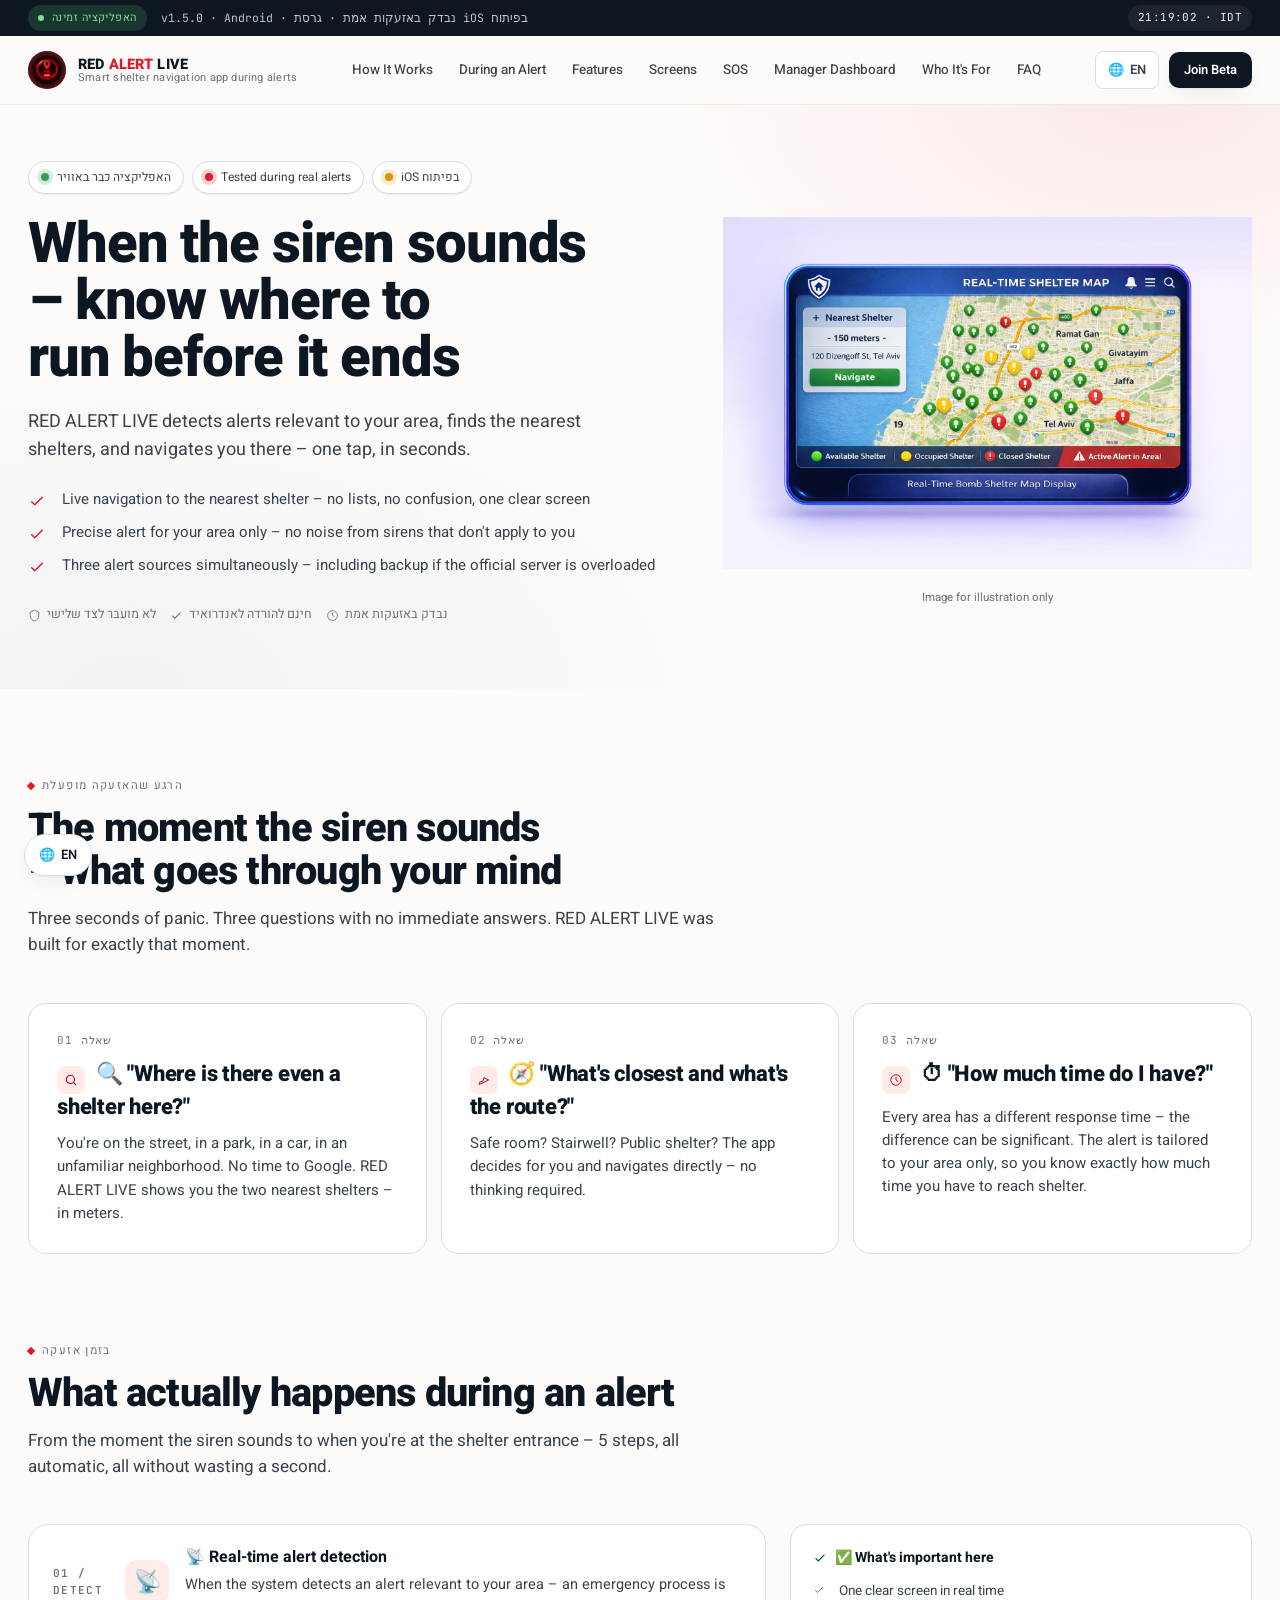
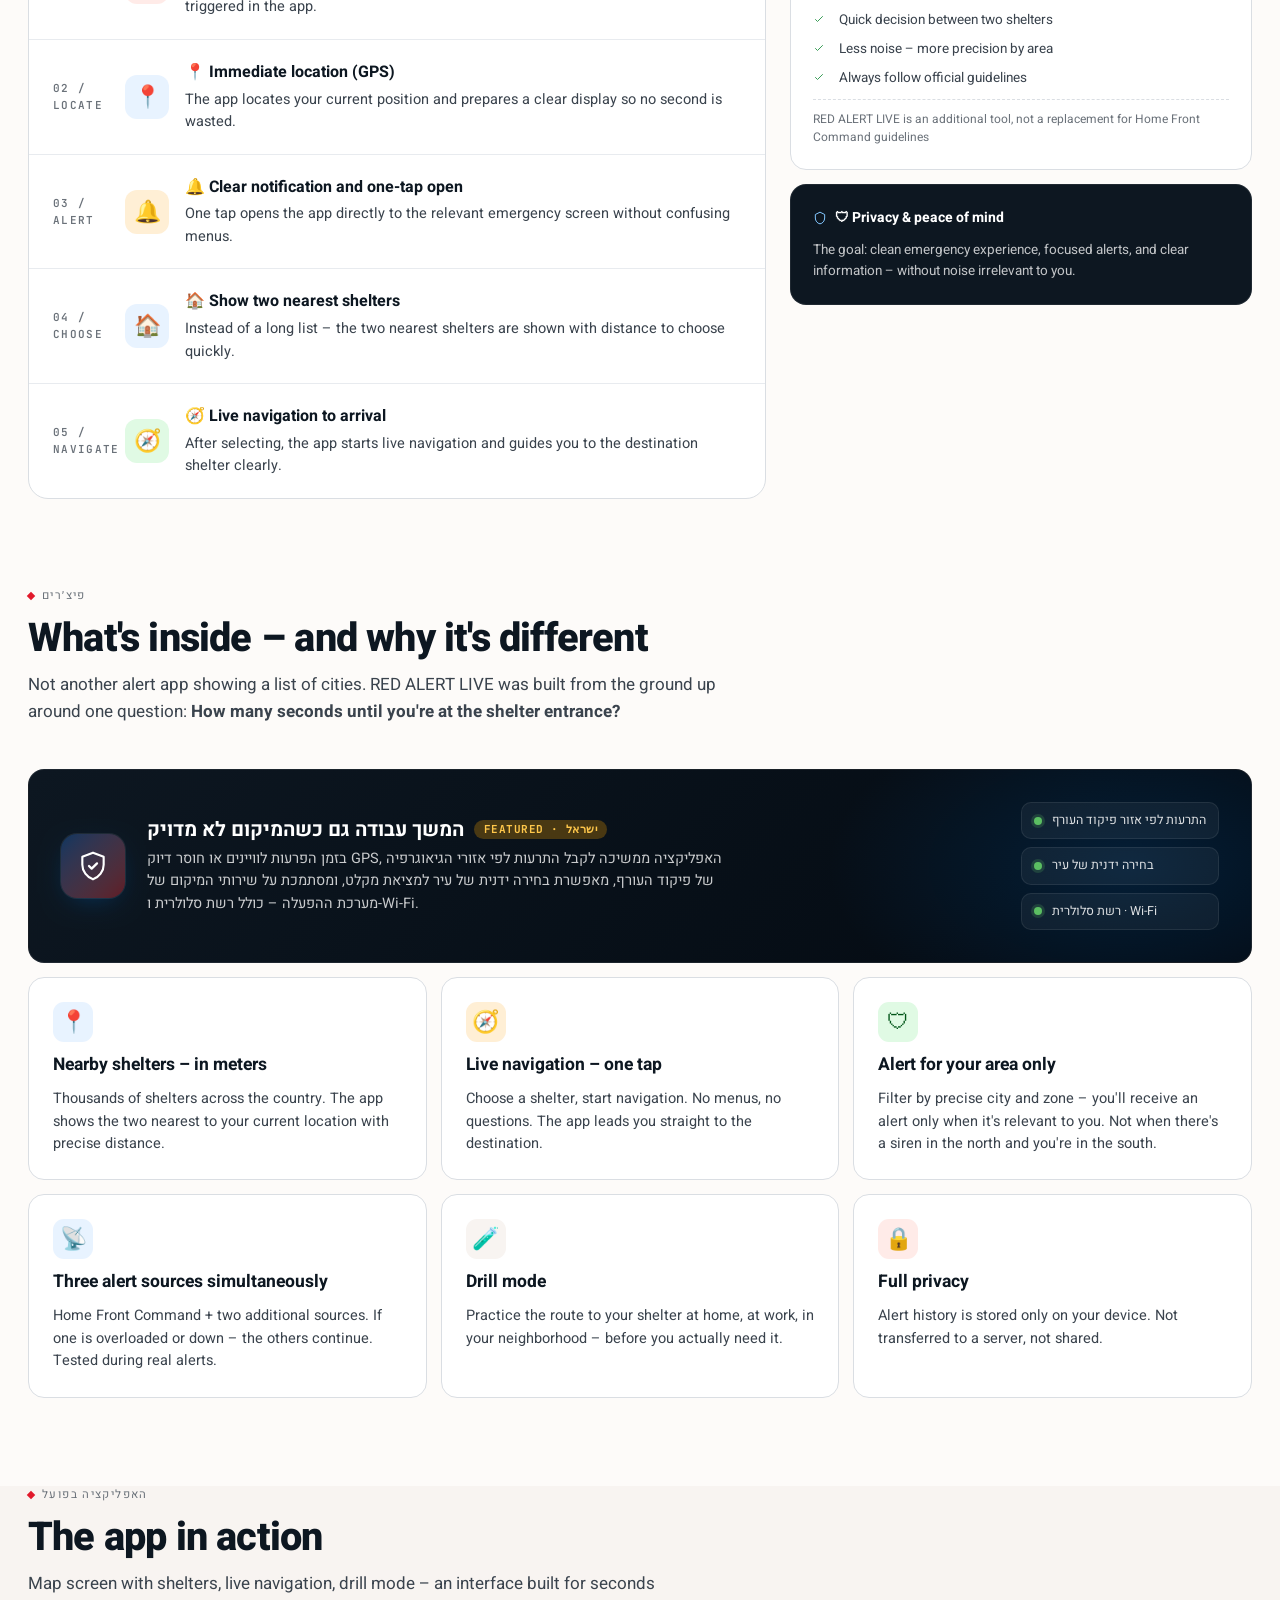
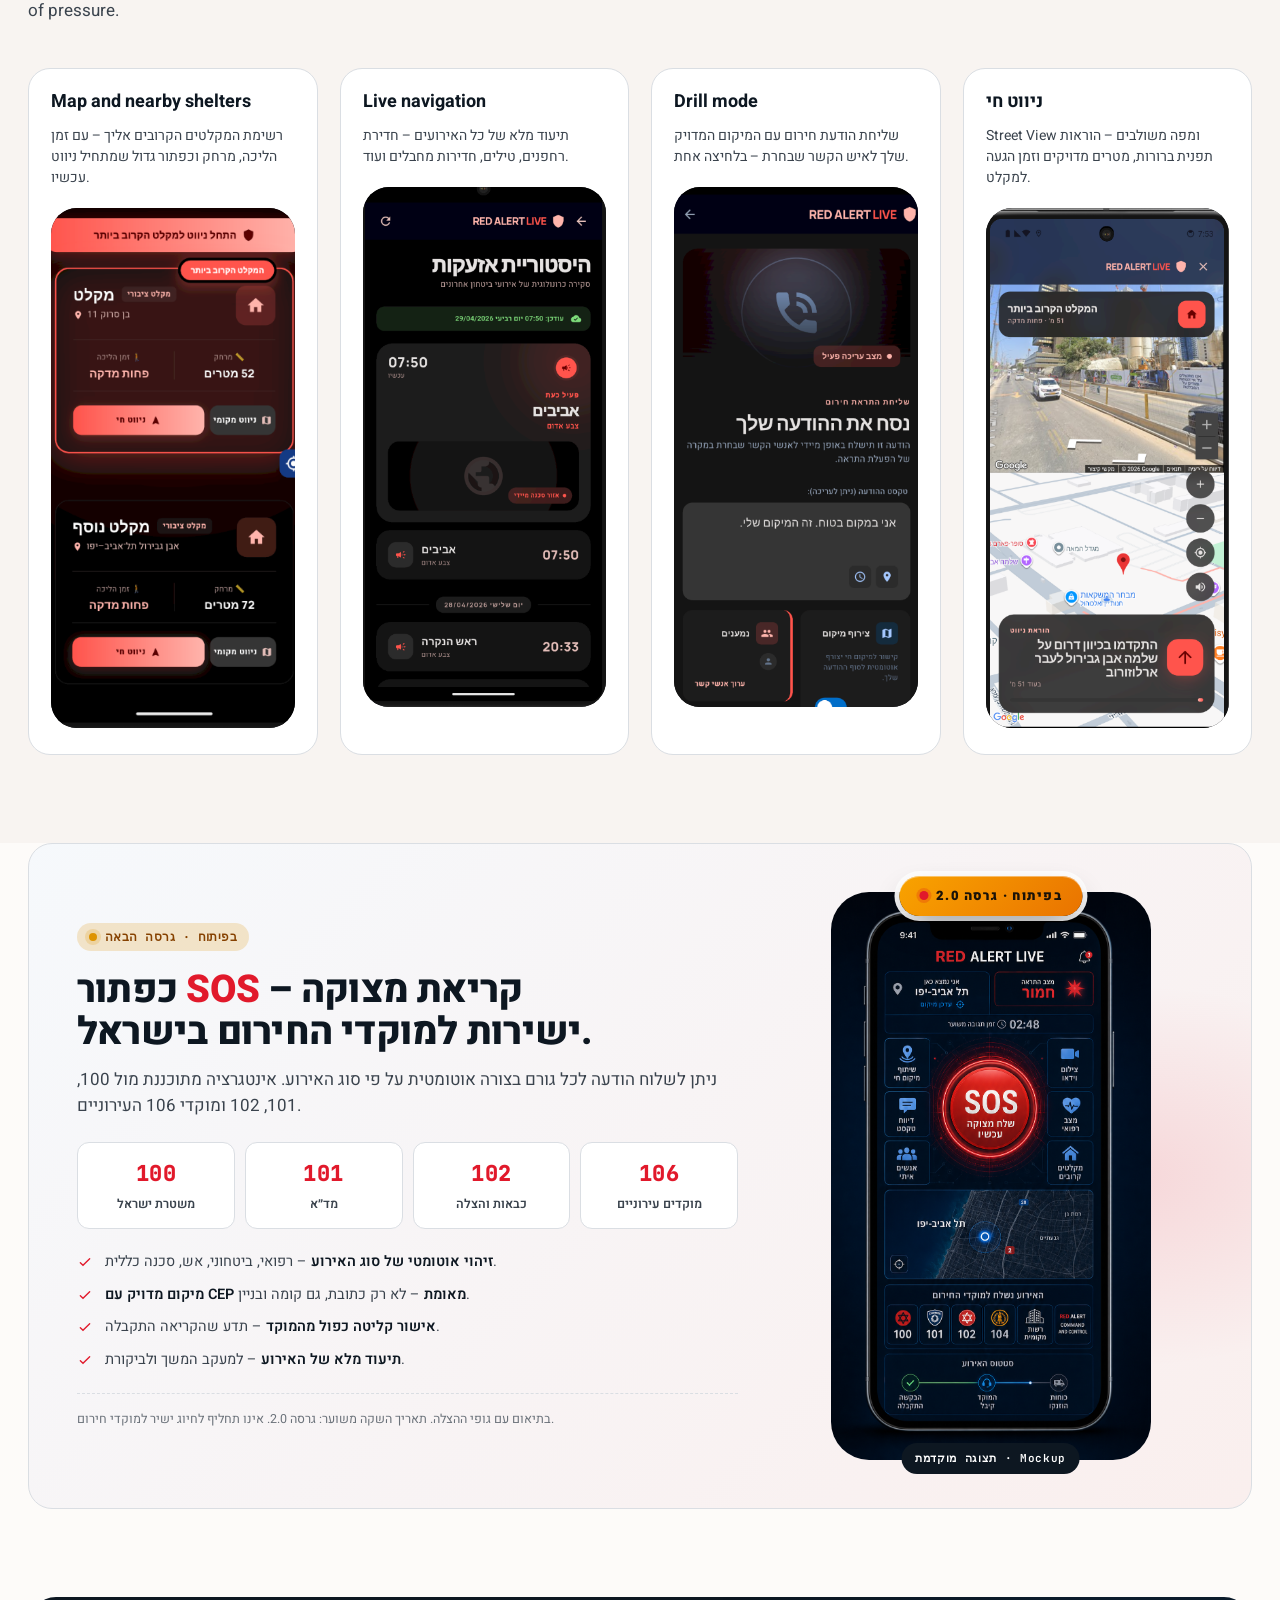
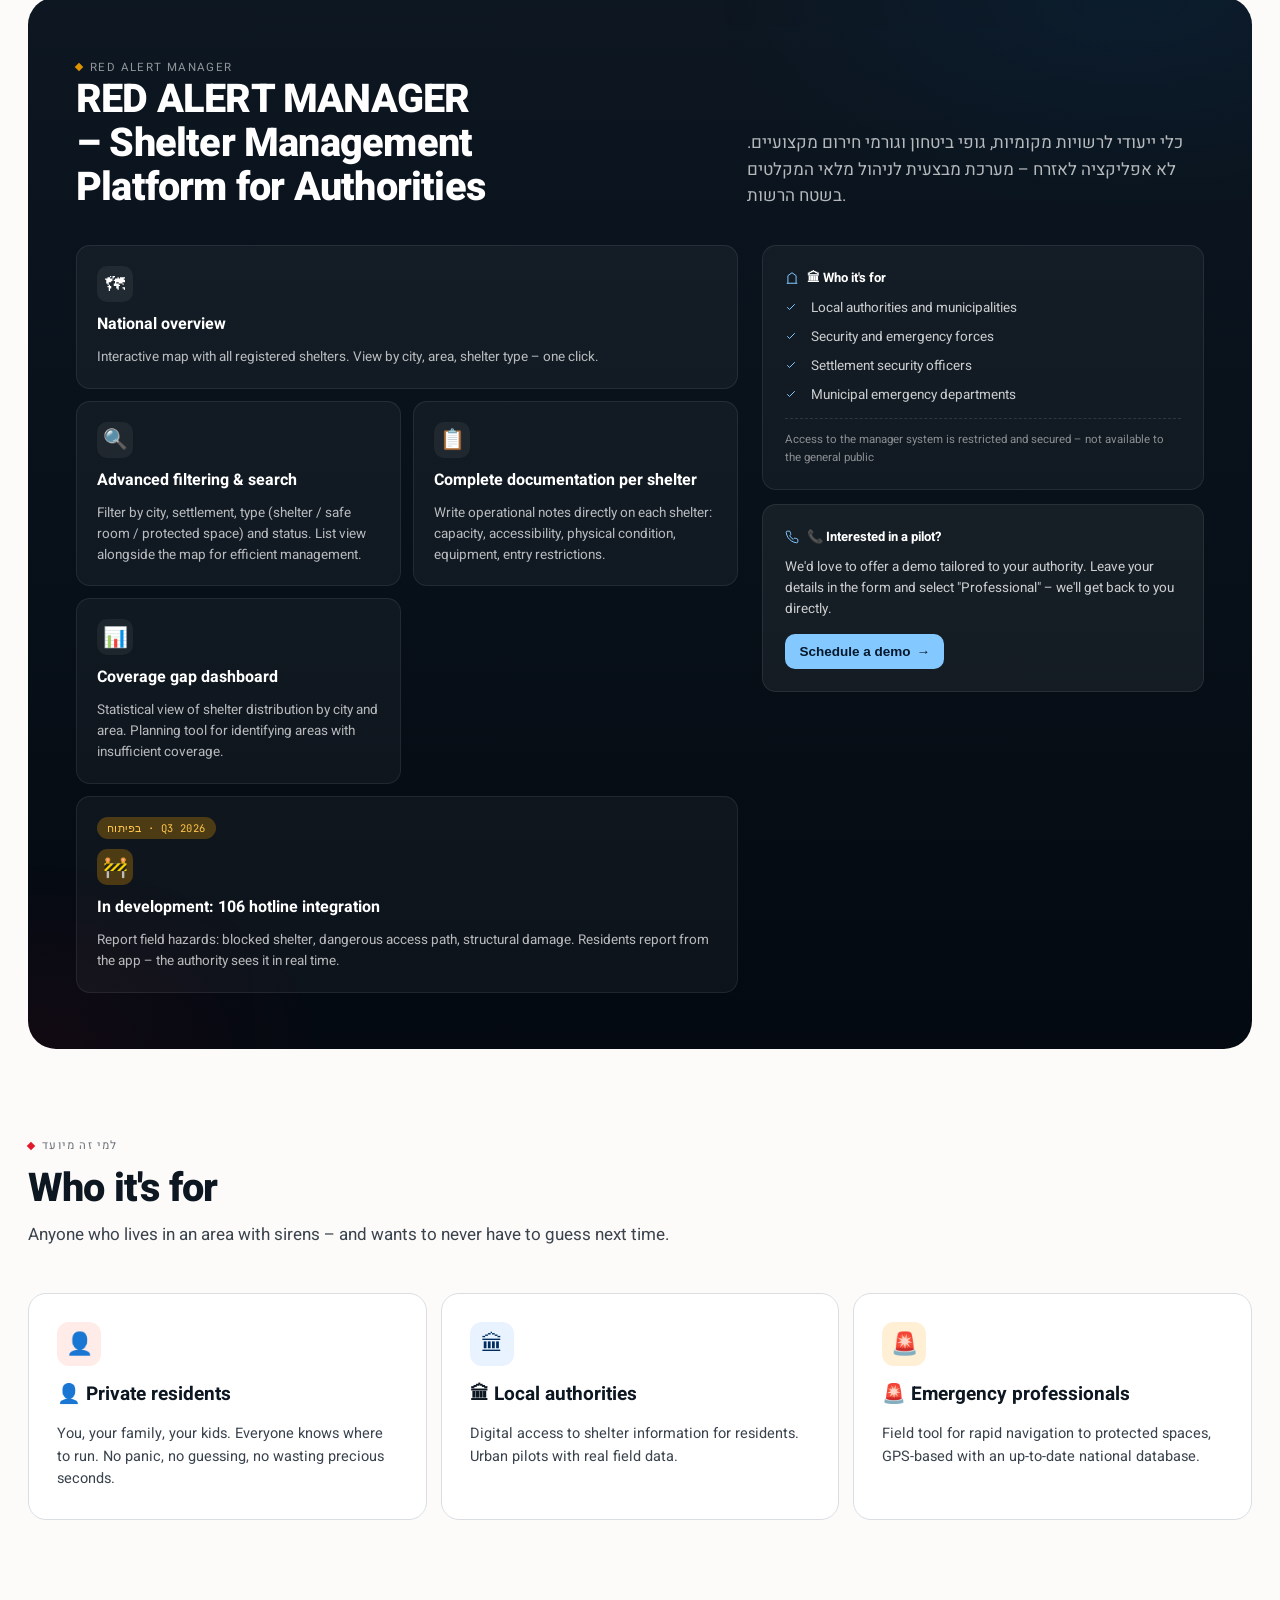
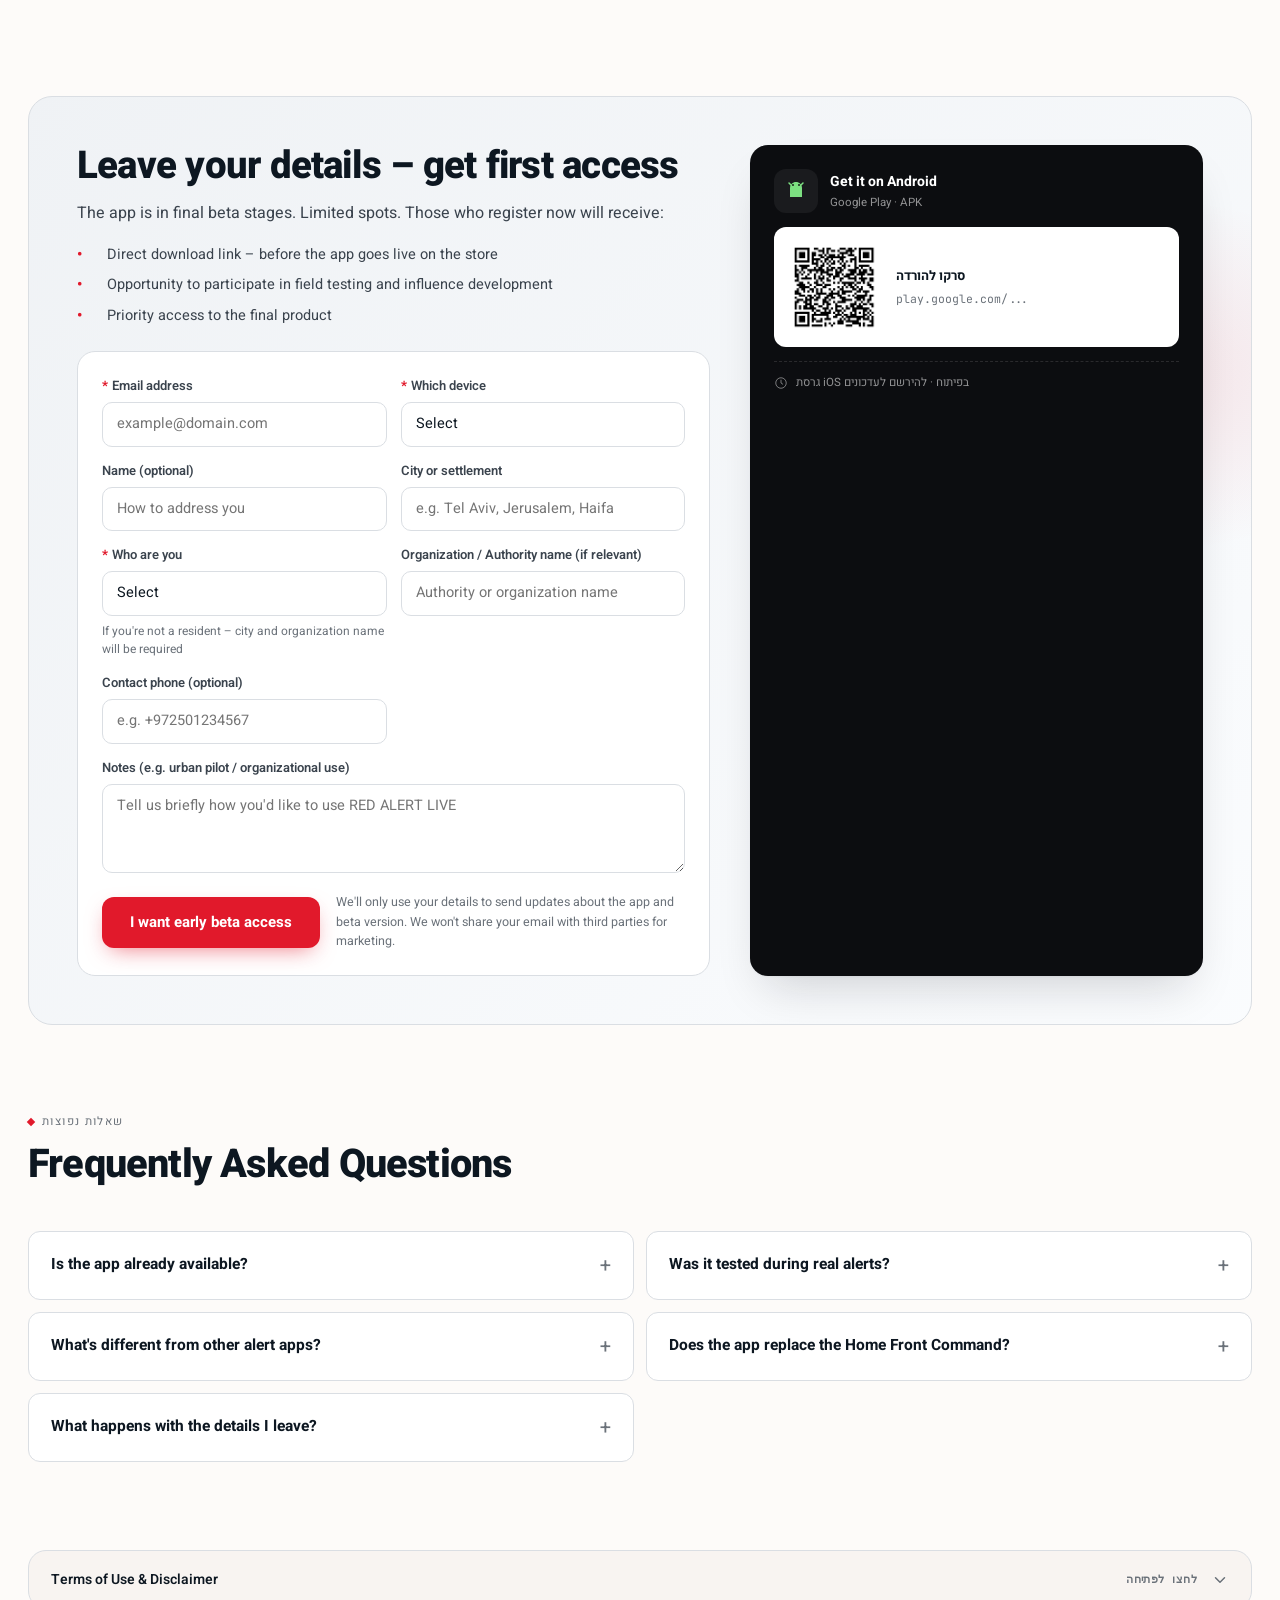
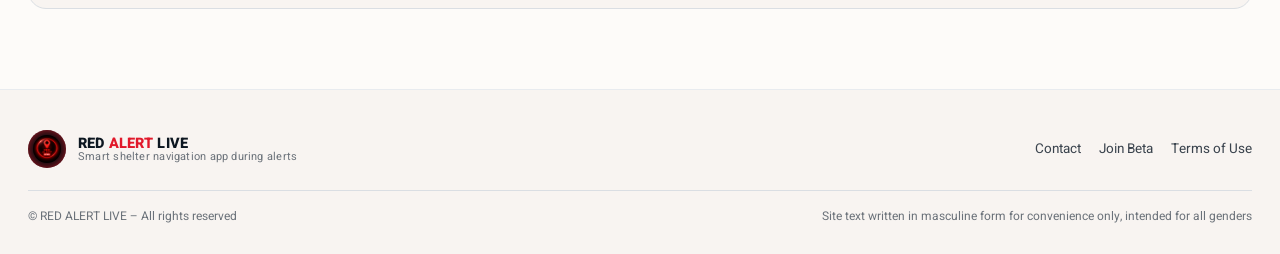
<file: index.html>
<!doctype html>
<html lang="he" dir="rtl">
<head>
  <meta charset="UTF-8" />
  <meta http-equiv="Content-Language" content="he" />
  <meta name="viewport" content="width=device-width, initial-scale=1" />
  <meta name="description" content="RED ALERT LIVE – כשיש אזעקה, אתה יודע לאן לרוץ. ניווט חי למקלט הקרוב בשניות. נבדק באזעקות אמת. הצטרפו לגרסת הבטא." />

  <title>RED ALERT LIVE – תדע לאן לרוץ לפני שהאזעקה מסתיימת</title>

  <meta name="referrer" content="strict-origin-when-cross-origin" />
  <meta name="color-scheme" content="light" />

  <link rel="icon" href="favicon.ico" />
  <link rel="icon" href="/assets/favicon.ico" />

  <link rel="preconnect" href="https://fonts.googleapis.com" />
  <link rel="preconnect" href="https://fonts.gstatic.com" crossorigin />
  <link href="https://fonts.googleapis.com/css2?family=Heebo:wght@300;400;500;600;700;800;900&family=JetBrains+Mono:wght@400;500;600&display=swap" rel="stylesheet" />

  <link rel="stylesheet" href="assets/app.css" />

  <script src="https://www.google.com/recaptcha/api.js?render=6LeKyZwsAAAAAAbEGSU6yYKHJrqBxvcoz-xY8L_B" defer></script>
</head>

<body>

  <!-- Status bar -->
  <div class="statusbar">
    <div class="wrap row">
      <div class="sb-left">
        <span class="sb-pill live-app"><span class="sb-dot"></span> <span data-i18n="status.live_app">האפליקציה זמינה</span></span>
        <span class="sb-text mono" data-i18n="status.text">v1.5.0 · Android · נבדק באזעקות אמת · גרסת iOS בפיתוח</span>
      </div>
      <div class="sb-right">
        <span class="sb-pill mono" id="now-clock">--:--:-- · IDT</span>
      </div>
    </div>
  </div>

  <!-- Nav / header -->
  <header id="site-header">
    <div class="nav-row">
      <a href="#" class="brand" aria-label="RED ALERT LIVE">
        <span class="brand-mark" aria-hidden="true">
          <img src="assets/red-alert-logo-20260115.png" data-i18n-alt="logo.alt" alt="לוגו RED ALERT LIVE" />
        </span>
        <span class="brand-text">
          <b>RED <em>ALERT</em> LIVE</b>
          <span data-i18n="logo.sub">אפליקציה לניווט חכם למקלטים בזמן אזעקה</span>
        </span>
      </a>

      <nav data-i18n-aria="nav.nav_aria" aria-label="ניווט">
        <div class="nav-links" id="nav-links">
          <a href="#how-it-works" data-i18n="nav.how_it_works">איך זה עובד</a>
          <a href="#alarm-flow" data-i18n="nav.alarm_flow">בזמן אזעקה</a>
          <a href="#features" data-i18n="nav.features">פיצרים</a>
          <a href="#screens" data-i18n="nav.screens">מסכים</a>
          <a href="#sos" data-i18n="nav.sos">SOS</a>
          <a href="#manager" data-i18n="nav.manager">מסך מנהל</a>
          <a href="#audience" data-i18n="nav.audience">למי זה מתאים</a>
          <a href="#faq" data-i18n="nav.faq">שאלות נפוצות</a>
        </div>
      </nav>

      <div class="nav-cta">
        <div class="lang-switcher">
          <button id="lang-btn" class="lang-btn"
            data-i18n-aria="nav.lang_label" aria-label="בחר שפה"
            aria-haspopup="true" aria-expanded="false" type="button">
            🌐 <span id="lang-current-code">HE</span>
          </button>
          <div id="lang-dropdown" class="lang-dropdown" role="menu">
            <button class="lang-option active" data-lang="he" role="menuitem">🇮🇱 עברית</button>
            <button class="lang-option" data-lang="en" role="menuitem">🇬🇧 English</button>
            <button class="lang-option" data-lang="ar" role="menuitem">🇸🇦 العربية</button>
            <button class="lang-option" data-lang="ru" role="menuitem">🇷🇺 Русский</button>
            <button class="lang-option" data-lang="fr" role="menuitem">🇫🇷 Français</button>
            <button class="lang-option" data-lang="th" role="menuitem">🇹🇭 ภาษาไทย</button>
            <button class="lang-option" data-lang="zh-CN" role="menuitem">🇨🇳 中文</button>
          </div>
        </div>

        <button class="btn btn-primary btn-sm" type="button" data-scroll="beta">
          <span data-i18n="nav.join_beta">צרו קשר</span>
        </button>

        <button id="menu-toggle" class="menu-toggle"
          data-i18n-aria="nav.menu_open" aria-label="פתח תפריט"
          aria-controls="nav-drawer" aria-expanded="false" type="button">☰</button>
      </div>

      <div id="nav-drawer" class="nav-drawer" data-i18n-aria="nav.drawer_aria" role="menu" aria-label="תפריט">
        <a href="#how-it-works" role="menuitem" data-i18n="nav.how_it_works">איך זה עובד</a>
        <a href="#alarm-flow" role="menuitem" data-i18n="nav.alarm_flow">בזמן אזעקה</a>
        <a href="#features" role="menuitem" data-i18n="nav.features">פיצרים</a>
        <a href="#screens" role="menuitem" data-i18n="nav.screens">מסכים</a>
        <a href="#sos" role="menuitem" data-i18n="nav.sos">SOS</a>
        <a href="#manager" role="menuitem" data-i18n="nav.manager">מסך מנהל</a>
        <a href="#audience" role="menuitem" data-i18n="nav.audience">למי זה מתאים</a>
        <a href="#faq" role="menuitem" data-i18n="nav.faq">שאלות נפוצות</a>
        <div class="drawer-lang">
          <button class="drawer-lang-option active" data-lang="he">🇮🇱</button>
          <button class="drawer-lang-option" data-lang="en">🇬🇧</button>
          <button class="drawer-lang-option" data-lang="ar">🇸🇦</button>
          <button class="drawer-lang-option" data-lang="ru">🇷🇺</button>
          <button class="drawer-lang-option" data-lang="fr">🇫🇷</button>
          <button class="drawer-lang-option" data-lang="th">🇹🇭</button>
          <button class="drawer-lang-option" data-lang="zh-CN">🇨🇳</button>
        </div>
        <div class="drawer-cta">
          <button class="btn btn-primary btn-sm" type="button" data-scroll="beta" data-i18n="nav.join_beta">צרו קשר</button>
        </div>
      </div>
    </div>
  </header>

  <main>
    <!-- HERO -->
    <section class="hero">
      <div class="wrap hero-grid">
        <div class="hero-left">
          <div class="h-tags">
            <span class="h-tag live-app"><span class="live-dot"></span> <span data-i18n="hero.tag_live">האפליקציה כבר באוויר</span></span>
            <span class="h-tag"><span class="live-dot"></span> <span data-i18n="hero.badge_tested">נבדק באזעקות אמת</span></span>
            <span class="h-tag beta"><span class="live-dot"></span> <span data-i18n="hero.tag_android">iOS בפיתוח</span></span>
          </div>

          <h1 class="h-title" data-i18n="hero.title">כשיש אזעקה – תדע לאן לרוץ לפני שהיא מסתיימת</h1>

          <p class="h-sub" data-i18n="hero.subtitle">
            RED ALERT LIVE מזהה התרעה רלוונטית לאזור שלך, מאתרת את המקלטים הקרובים ביותר ומנווטת אליהם – בלחיצה אחת, תוך שניות.
          </p>

          <ul class="h-bullets">
            <li>
              <svg viewBox="0 0 24 24" fill="none"><path d="M5 13l4 4 10-10" stroke="currentColor" stroke-width="2" stroke-linecap="round"/></svg>
              <span data-i18n="hero.list1">ניווט חי למקלט הקרוב – לא רשימה, לא בלבול, מסך אחד ברור</span>
            </li>
            <li>
              <svg viewBox="0 0 24 24" fill="none"><path d="M5 13l4 4 10-10" stroke="currentColor" stroke-width="2" stroke-linecap="round"/></svg>
              <span data-i18n="hero.list2">התרעה מדויקת לפי האזור שלך בלבד – בלי רעש של אזעקות שלא רלוונטיות אליך</span>
            </li>
            <li>
              <svg viewBox="0 0 24 24" fill="none"><path d="M5 13l4 4 10-10" stroke="currentColor" stroke-width="2" stroke-linecap="round"/></svg>
              <span data-i18n="hero.list3">שלושה מקורות מידע במקביל – כולל גיבוי אם השרת הרשמי עמוס</span>
            </li>
          </ul>

          <div class="h-form-note">
            <span><svg viewBox="0 0 24 24" fill="none"><path d="M12 2 4 6v6c0 5 3.5 9.4 8 10 4.5-.6 8-5 8-10V6l-8-4Z" stroke="currentColor" stroke-width="1.6"/></svg> <span data-i18n="hero.note_priv">לא מועבר לצד שלישי</span></span>
            <span><svg viewBox="0 0 24 24" fill="none"><path d="M5 13l4 4 10-10" stroke="currentColor" stroke-width="2" stroke-linecap="round"/></svg> <span data-i18n="hero.note_dl">חינם להורדה לאנדרואיד</span></span>
            <span><svg viewBox="0 0 24 24" fill="none"><circle cx="12" cy="12" r="9" stroke="currentColor" stroke-width="1.6"/><path d="M12 7v5l3 2" stroke="currentColor" stroke-width="1.6" stroke-linecap="round"/></svg> <span data-i18n="hero.note_real">נבדק באזעקות אמת</span></span>
          </div>
        </div>

        <div class="h-stage" aria-hidden="true">
          <div class="hero-mock">
            <img src="assets/hero-shelter-map.png" data-i18n-alt="hero.mockup_alt" alt="מוקאפ של האפליקציה להמחשה" />
            <div class="phone-caption" data-i18n="hero.caption_note">התמונה להמחשה בלבד</div>
          </div>
        </div>
      </div>
    </section>

    <!-- 3 Q cards -->
    <section id="how-it-works" class="section">
      <div class="wrap">
        <div class="section-h">
          <span class="section-tag"><span class="sq"></span> <span data-i18n="how.tag">הרגע שהאזעקה מופעלת</span></span>
          <h2 data-i18n="how.title">הרגע שהאזעקה מופעלת – מה עובר לך בראש</h2>
          <p class="section-sub" data-i18n="how.intro">שלוש שניות של פאניקה. שלוש שאלות שאין לך עליהן תשובה מיידית. RED ALERT LIVE נבנתה בדיוק לרגע הזה.</p>
        </div>
        <div class="qcards">
          <div class="qcard">
            <span class="q" data-i18n="how.q1">שאלה 01</span>
            <h3>
              <span class="ic" aria-hidden="true">
                <svg width="14" height="14" viewBox="0 0 24 24" fill="none"><circle cx="11" cy="11" r="7" stroke="currentColor" stroke-width="1.8"/><path d="m20 20-3.5-3.5" stroke="currentColor" stroke-width="1.8" stroke-linecap="round"/></svg>
              </span>
              <span data-i18n="how.card1_title">"איפה בכלל יש כאן מקלט?"</span>
            </h3>
            <p data-i18n="how.card1_text">אתה ברחוב, בפארק, ברכב, בשכונה שלא מכיר. אין זמן לגוגל. RED ALERT LIVE מציגה לך את שני המקלטים הקרובים ביותר – במטרים.</p>
          </div>
          <div class="qcard">
            <span class="q" data-i18n="how.q2">שאלה 02</span>
            <h3>
              <span class="ic" aria-hidden="true">
                <svg width="14" height="14" viewBox="0 0 24 24" fill="none"><path d="m4 20 16-8-8-4-2 6-6 2Z" stroke="currentColor" stroke-width="1.6" stroke-linejoin="round"/></svg>
              </span>
              <span data-i18n="how.card2_title">"מה הכי קרוב ומה המסלול?"</span>
            </h3>
            <p data-i18n="how.card2_text">ממ"ד? חדר מדרגות? מקלט ציבורי? האפליקציה מחליטה בשבילך ומנווטת ישר – בלי שאתה צריך לחשוב.</p>
          </div>
          <div class="qcard">
            <span class="q" data-i18n="how.q3">שאלה 03</span>
            <h3>
              <span class="ic" aria-hidden="true">
                <svg width="14" height="14" viewBox="0 0 24 24" fill="none"><circle cx="12" cy="12" r="9" stroke="currentColor" stroke-width="1.6"/><path d="M12 7v5l3 2" stroke="currentColor" stroke-width="1.6" stroke-linecap="round"/></svg>
              </span>
              <span data-i18n="how.card3_title">"כמה זמן יש לי?"</span>
            </h3>
            <p data-i18n="how.card3_text">כל אזור בארץ מקבל זמן התגוננות שונה – ההפרש יכול להיות משמעותי. ההתרעה מותאמת לאזור שלך בלבד, כדי שתדע בדיוק כמה זמן יש לך להגיע למקלט.</p>
          </div>
        </div>
      </div>
    </section>

    <!-- 5 STEPS -->
    <section id="alarm-flow" class="section" style="padding-top: 0;">
      <div class="wrap">
        <div class="section-h">
          <span class="section-tag"><span class="sq"></span> <span data-i18n="flow.tag">בזמן אזעקה</span></span>
          <h2 data-i18n="flow.title">מה קורה בפועל בזמן אזעקה</h2>
          <p class="section-sub" data-i18n="flow.intro">מהרגע שהאזעקה נשמעת עד שאתה בפתח המקלט – 5 שלבים, כולם אוטומטיים, כולם בלי לבזבז שנייה.</p>
        </div>

        <div class="steps-wrap">
          <div class="steps" data-i18n-aria="flow.steps_aria" aria-label="שלבי פעולה בזמן אזעקה">
            <div class="step">
              <span class="num">01 / DETECT</span>
              <span class="ic" aria-hidden="true">📡</span>
              <div class="body"><b data-i18n="flow.step1_title">זיהוי התרעה בזמן אמת</b><p data-i18n="flow.step1_desc">כשהמערכת מזהה התרעה רלוונטית לאזור שלך – מופעל תהליך חירום באפליקציה.</p></div>
            </div>
            <div class="step">
              <span class="num">02 / LOCATE</span>
              <span class="ic" aria-hidden="true">📍</span>
              <div class="body"><b data-i18n="flow.step2_title">איתור מיקום מיידי (GPS)</b><p data-i18n="flow.step2_desc">האפליקציה מאתרת את המיקום הנוכחי שלך ומכינה תצוגה ברורה כדי לא לבזבז שנייה.</p></div>
            </div>
            <div class="step">
              <span class="num">03 / ALERT</span>
              <span class="ic" aria-hidden="true">🔔</span>
              <div class="body"><b data-i18n="flow.step3_title">נוטיפיקציה ברורה ופתיחה בלחיצה</b><p data-i18n="flow.step3_desc">בלחיצה אחת האפליקציה נפתחת ישר למסך החירום הרלוונטי בלי תפריטים מבלבלים.</p></div>
            </div>
            <div class="step">
              <span class="num">04 / CHOOSE</span>
              <span class="ic" aria-hidden="true">🏠</span>
              <div class="body"><b data-i18n="flow.step4_title">הצגת שני מקלטים הכי קרובים</b><p data-i18n="flow.step4_desc">במקום רשימה ארוכה – מוצגים שני המקלטים הקרובים ביותר עם מרחק כדי לבחור מהר.</p></div>
            </div>
            <div class="step">
              <span class="num">05 / NAVIGATE</span>
              <span class="ic" aria-hidden="true">🧭</span>
              <div class="body"><b data-i18n="flow.step5_title">ניווט חי עד הגעה</b><p data-i18n="flow.step5_desc">לאחר בחירה האפליקציה נכנסת לניווט חי ומובילה אותך למקלט היעד בצורה ברורה.</p></div>
            </div>
          </div>

          <aside class="steps-side" data-i18n-aria="flow.highlights_aria" aria-label="דגשים חשובים">
            <div class="side-card">
              <h4>
                <svg width="14" height="14" viewBox="0 0 24 24" fill="none"><path d="M5 13l4 4 10-10" stroke="oklch(38% 0.13 150)" stroke-width="2" stroke-linecap="round"/></svg>
                <span data-i18n="flow.highlights_title">מה חשוב פה</span>
              </h4>
              <ul>
                <li><svg width="12" height="12" viewBox="0 0 24 24" fill="none"><path d="M5 13l4 4 10-10" stroke="currentColor" stroke-width="2" stroke-linecap="round"/></svg> <span data-i18n="flow.pill1">מסך אחד ברור בזמן אמת</span></li>
                <li><svg width="12" height="12" viewBox="0 0 24 24" fill="none"><path d="M5 13l4 4 10-10" stroke="currentColor" stroke-width="2" stroke-linecap="round"/></svg> <span data-i18n="flow.pill2">החלטה מהירה בין שני מקלטים</span></li>
                <li><svg width="12" height="12" viewBox="0 0 24 24" fill="none"><path d="M5 13l4 4 10-10" stroke="currentColor" stroke-width="2" stroke-linecap="round"/></svg> <span data-i18n="flow.pill3">פחות רעש – יותר דיוק לפי אזור</span></li>
                <li><svg width="12" height="12" viewBox="0 0 24 24" fill="none"><path d="M5 13l4 4 10-10" stroke="currentColor" stroke-width="2" stroke-linecap="round"/></svg> <span data-i18n="flow.pill4">בכל מקרה פועלים לפי הנחיות רשמיות</span></li>
              </ul>
              <div class="mini-note" data-i18n="flow.mini_note">RED ALERT LIVE היא כלי עזר נוסף ולא תחליף להנחיות פיקוד העורף</div>
            </div>

            <div class="side-card dark">
              <h4>
                <svg width="14" height="14" viewBox="0 0 24 24" fill="none"><path d="M12 2 4 6v6c0 5 3.5 9.4 8 10 4.5-.6 8-5 8-10V6l-8-4Z" stroke="oklch(82% 0.13 252)" stroke-width="1.7"/></svg>
                <span data-i18n="flow.privacy_title">פרטיות ושקט נפשי</span>
              </h4>
              <p data-i18n="flow.privacy_text">המטרה: חוויית חירום נקייה, התראות ממוקדות ומידע ברור – בלי רעש שלא רלוונטי אליך.</p>
            </div>
          </aside>
        </div>
      </div>
    </section>

    <!-- FEATURES -->
    <section id="features" class="section" style="padding-top: 0;">
      <div class="wrap">
        <div class="section-h">
          <span class="section-tag"><span class="sq"></span> <span data-i18n="features.tag">פיצ׳רים</span></span>
          <h2 data-i18n="features.title">מה בפנים – ולמה זה שונה</h2>
          <p class="section-sub" data-i18n-html="features.intro_html">לא עוד אפליקציית אזעקה שמציגה רשימת ערים. RED ALERT LIVE נבנתה מהבסיס סביב שאלה אחת: <strong>כמה שניות עד שאתה בפתח המקלט?</strong></p>
        </div>

        <div class="feat-grid">
          <div class="feat hero-feat">
            <span class="shield" aria-hidden="true">
              <svg width="32" height="32" viewBox="0 0 24 24" fill="none">
                <path d="M12 2 4 5v6c0 5 3.4 9.3 8 11 4.6-1.7 8-6 8-11V5l-8-3Z" stroke="#fff" stroke-width="1.6" stroke-linejoin="round"/>
                <path d="M9 12l2 2 4-4" stroke="#fff" stroke-width="1.7" stroke-linecap="round" stroke-linejoin="round"/>
              </svg>
            </span>
            <div>
              <h3>
                <span data-i18n="features.f0_title">המשך עבודה גם כשהמיקום לא מדויק</span>
                <span class="unique" data-i18n="features.f0_pill">FEATURED · ישראל</span>
              </h3>
              <p data-i18n="features.f0_text">בזמן הפרעות לוויינים או חוסר דיוק GPS, האפליקציה ממשיכה לקבל התרעות לפי אזורי הגיאוגרפיה של פיקוד העורף, מאפשרת בחירה ידנית של עיר למציאת מקלט, ומסתמכת על שירותי המיקום של מערכת ההפעלה – כולל רשת סלולרית ו-Wi-Fi.</p>
            </div>
            <div class="layers">
              <div class="layer"><span class="dot"></span><span data-i18n="features.f0_l1">התרעות לפי אזור פיקוד העורף</span></div>
              <div class="layer"><span class="dot"></span><span data-i18n="features.f0_l2">בחירה ידנית של עיר</span></div>
              <div class="layer"><span class="dot"></span><span data-i18n="features.f0_l3">רשת סלולרית · Wi-Fi</span></div>
            </div>
          </div>
          <div class="feat">
            <span class="ic" aria-hidden="true">📍</span>
            <h3 data-i18n="features.f1_title">מקלטים קרובים – במטרים</h3>
            <p data-i18n="features.f1_text">אלפי מקלטים מרחבי הארץ. האפליקציה מציגה את השניים הקרובים ביותר למיקומך הנוכחי עם מרחק מדויק.</p>
          </div>
          <div class="feat">
            <span class="ic" aria-hidden="true">🧭</span>
            <h3 data-i18n="features.f2_title">ניווט חי – לחיצה אחת</h3>
            <p data-i18n="features.f2_text">בוחר מקלט, יוצא לניווט. אין תפריטים, אין שאלות. האפליקציה מובילה אותך ישר ליעד.</p>
          </div>
          <div class="feat">
            <span class="ic" aria-hidden="true">🛡</span>
            <h3 data-i18n="features.f3_title">התרעה לאזור שלך בלבד</h3>
            <p data-i18n="features.f3_text">סינון לפי עיר ו-zone מדויק – תקבל התרעה רק כשהיא רלוונטית אליך. לא כשיש אזעקה בצפון ואתה בדרום.</p>
          </div>
          <div class="feat">
            <span class="ic" aria-hidden="true">📡</span>
            <h3 data-i18n="features.f4_title">שלושה מקורות התרעה במקביל</h3>
            <p data-i18n="features.f4_text">פיקוד העורף + שני מקורות נוספים. אם אחד עמוס או קורס – האחרים ממשיכים. נבדק באזעקות אמת.</p>
          </div>
          <div class="feat">
            <span class="ic" aria-hidden="true">🧪</span>
            <h3 data-i18n="features.f5_title">מצב תרגול</h3>
            <p data-i18n="features.f5_text">תרגל מסלול למקלט בבית, בעבודה, בשכונה – לפני שתצטרך אותו באמת.</p>
          </div>
          <div class="feat">
            <span class="ic" aria-hidden="true">🔒</span>
            <h3 data-i18n="features.f6_title">פרטיות מלאה</h3>
            <p data-i18n="features.f6_text">היסטוריית אזעקות נשמרת אצלך במכשיר בלבד. לא מועברת לשרת, לא משותפת.</p>
          </div>
        </div>
      </div>
    </section>

    <!-- SCREENS -->
    <section id="screens" class="section screens-section" style="padding-top: 0;">
      <div class="wrap">
        <div class="section-h">
          <span class="section-tag"><span class="sq"></span> <span data-i18n="screens.tag">האפליקציה בפועל</span></span>
          <h2 data-i18n="screens.title">האפליקציה בפועל</h2>
          <p class="section-sub" data-i18n="screens.intro">מסך מפה עם מקלטים, ניווט חי, מצב תרגול – ממשק שנבנה לשניות של לחץ.</p>
        </div>

        <div class="screens">
          <div class="screen-card">
            <h3 data-i18n="screens.s1_caption">כרטיס מקלטים קרובים</h3>
            <p data-i18n="screens.s1_text">רשימת המקלטים הקרובים אליך – עם זמן הליכה, מרחק וכפתור גדול שמתחיל ניווט עכשיו.</p>
            <div class="screen-shot">
              <img src="assets/screen-shelters.png" data-i18n-alt="screens.s1_alt" alt="מסך מפה ומקלטים קרובים" />
            </div>
          </div>
          <div class="screen-card">
            <h3 data-i18n="screens.s2_caption">מסך היסטוריית אזעקות</h3>
            <p data-i18n="screens.s2_text">תיעוד מלא של כל האירועים – חדירת רחפנים, טילים, חדירות מחבלים ועוד.</p>
            <div class="screen-shot">
              <img src="assets/screen-history.png" data-i18n-alt="screens.s2_alt" alt="היסטוריית אזעקות" />
            </div>
          </div>
          <div class="screen-card">
            <h3 data-i18n="screens.s3_caption">הודעת חירום</h3>
            <p data-i18n="screens.s3_text">שליחת הודעת חירום עם המיקום המדויק שלך לאיש הקשר שבחרת – בלחיצה אחת.</p>
            <div class="screen-shot">
              <img src="assets/screen-emergency.png" data-i18n-alt="screens.s3_alt" alt="הודעת חירום" />
            </div>
          </div>
          <div class="screen-card">
            <h3 data-i18n="screens.s4_caption">ניווט חי</h3>
            <p data-i18n="screens.s4_text">Street View ומפה משולבים – הוראות תפנית ברורות, מטרים מדויקים וזמן הגעה למקלט.</p>
            <div class="screen-shot">
              <img src="assets/screen-navigation.png" data-i18n-alt="screens.s4_alt" alt="ניווט חי" />
            </div>
          </div>
        </div>
      </div>
    </section>

    <!-- SOS coming soon -->
    <section id="sos" class="section" style="padding-top: 0;">
      <div class="wrap">
        <div class="sos-band">
          <div class="sos-left">
            <span class="sos-pill mono"><span class="sos-dot"></span> <span data-i18n="sos.pill">בפיתוח · גרסה הבאה</span></span>
            <h2 data-i18n="sos.title">כפתור <em>SOS</em> – קריאת מצוקה ישירות למוקדי החירום בישראל.</h2>
            <p class="section-sub" data-i18n="sos.sub">ניתן לשלוח הודעה לכל גורם בצורה אוטומטית על פי סוג האירוע. אינטגרציה מתוכננת מול 100, 101, 102 ומוקדי 106 העירוניים.</p>
            <div class="sos-rails">
              <div class="rail"><span class="rnum mono">100</span><span class="rname" data-i18n="sos.rail1">משטרת ישראל</span></div>
              <div class="rail"><span class="rnum mono">101</span><span class="rname" data-i18n="sos.rail2">מד״א</span></div>
              <div class="rail"><span class="rnum mono">102</span><span class="rname" data-i18n="sos.rail3">כבאות והצלה</span></div>
              <div class="rail"><span class="rnum mono">106</span><span class="rname" data-i18n="sos.rail4">מוקדים עירוניים</span></div>
            </div>
            <ul class="sos-bullets">
              <li><svg width="16" height="16" viewBox="0 0 24 24" fill="none"><path d="M5 13l4 4 10-10" stroke="currentColor" stroke-width="2" stroke-linecap="round"/></svg> <span data-i18n="sos.b1"><b>זיהוי אוטומטי של סוג האירוע</b> – רפואי, ביטחוני, אש, סכנה כללית.</span></li>
              <li><svg width="16" height="16" viewBox="0 0 24 24" fill="none"><path d="M5 13l4 4 10-10" stroke="currentColor" stroke-width="2" stroke-linecap="round"/></svg> <span data-i18n="sos.b2"><b>מיקום מדויק עם CEP מאומת</b> – לא רק כתובת, גם קומה ובניין.</span></li>
              <li><svg width="16" height="16" viewBox="0 0 24 24" fill="none"><path d="M5 13l4 4 10-10" stroke="currentColor" stroke-width="2" stroke-linecap="round"/></svg> <span data-i18n="sos.b3"><b>אישור קליטה כפול מהמוקד</b> – תדע שהקריאה התקבלה.</span></li>
              <li><svg width="16" height="16" viewBox="0 0 24 24" fill="none"><path d="M5 13l4 4 10-10" stroke="currentColor" stroke-width="2" stroke-linecap="round"/></svg> <span data-i18n="sos.b4"><b>תיעוד מלא של האירוע</b> – למעקב המשך ולביקורת.</span></li>
            </ul>
            <p class="sos-note" data-i18n="sos.note">בתיאום עם גופי ההצלה. תאריך השקה משוער: גרסה 2.0. אינו תחליף לחיוג ישיר למוקדי חירום.</p>
          </div>
          <div class="sos-right">
            <div class="sos-mockup">
              <span class="sos-dev-badge">
                <span class="pulse-dot"></span>
                <span data-i18n="sos.dev_badge">בפיתוח · גרסה 2.0</span>
              </span>
              <img src="assets/sos-app-mockup.png" data-i18n-alt="sos.mock_alt" alt="RED ALERT LIVE SOS – תצוגה מוקדמת של מסך המצוקה" />
              <span class="sos-mockup-caption mono" data-i18n="sos.mock_caption">תצוגה מוקדמת · Mockup</span>
            </div>
          </div>
        </div>
      </div>
    </section>

    <!-- MANAGER -->
    <section id="manager" class="section" style="padding-top: 0;">
      <div class="wrap">
        <div class="manager">
          <div class="manager-inner">
            <div class="manager-h">
              <div>
                <span class="section-tag"><span class="sq"></span> <span data-i18n="manager.tag">RED ALERT MANAGER</span></span>
                <h2 data-i18n="manager.title">פלטפורמת ניהול מקלטים <em>לרשויות וגופי ביטחון</em>.</h2>
              </div>
              <p class="section-sub" data-i18n="manager.intro">כלי ייעודי לרשויות מקומיות, גופי ביטחון וגורמי חירום מקצועיים. לא אפליקציה לאזרח – מערכת מבצעית לניהול מלאי המקלטים בשטח הרשות.</p>
            </div>

            <div class="manager-grid">
              <div class="manager-caps">
                <div class="mcap wide">
                  <span class="ic" aria-hidden="true">🗺</span>
                  <h3 data-i18n="manager.step1_title">תמונה ארצית מלמעלה</h3>
                  <p data-i18n="manager.step1_desc">מפת ישראל אינטראקטיבית עם כלל המקלטים המוזנים. תצוגה לפי עיר, אזור, סוג מקלט – בלחיצה אחת.</p>
                </div>
                <div class="mcap">
                  <span class="ic" aria-hidden="true">🔍</span>
                  <h3 data-i18n="manager.step2_title">סינון וחיפוש מתקדם</h3>
                  <p data-i18n="manager.step2_desc">סינון לפי עיר, יישוב, סוג (מקלט / ממ"ד / מיגונית) וסטטוס. תצוגת רשימה לצד המפה לניהול יעיל.</p>
                </div>
                <div class="mcap">
                  <span class="ic" aria-hidden="true">📋</span>
                  <h3 data-i18n="manager.step3_title">תיעוד מלא לכל מקלט</h3>
                  <p data-i18n="manager.step3_desc">כתיבת הערות מבצעיות ישירות על כל מקלט: קיבולת, נגישות, מצב פיזי, ציוד, מגבלות כניסה.</p>
                </div>
                <div class="mcap">
                  <span class="ic" aria-hidden="true">📊</span>
                  <h3 data-i18n="manager.step4_title">דשבורד פערי כיסוי</h3>
                  <p data-i18n="manager.step4_desc">תצוגה סטטיסטית של פיזור המקלטים לפי עיר ואזור. כלי תכנון לזיהוי אזורים עם כיסוי חסר.</p>
                </div>
                <div class="mcap dev wide">
                  <span class="pill mono" data-i18n="manager.step5_pill">בפיתוח · Q3 2026</span>
                  <span class="ic" aria-hidden="true">🚧</span>
                  <h3 data-i18n="manager.step5_title">חיבור למוקד 106</h3>
                  <p data-i18n="manager.step5_desc">דיווח על מפגעים בשטח: מקלט חסום, דרך גישה מסוכנת, נזק מבני. תושבים ידווחו מהאפליקציה – הרשות תראה בזמן אמת.</p>
                </div>
              </div>

              <div class="manager-side">
                <div class="mside-card">
                  <h4>
                    <svg width="14" height="14" viewBox="0 0 24 24" fill="none"><path d="M3 21h18M5 21V8l7-5 7 5v13" stroke="oklch(82% 0.13 252)" stroke-width="1.7"/></svg>
                    <span data-i18n="manager.audience_title">למי זה מיועד</span>
                  </h4>
                  <ul>
                    <li><svg width="12" height="12" viewBox="0 0 24 24" fill="none"><path d="M5 13l4 4 10-10" stroke="currentColor" stroke-width="2" stroke-linecap="round"/></svg> <span data-i18n="manager.pill1">רשויות מקומיות ועיריות</span></li>
                    <li><svg width="12" height="12" viewBox="0 0 24 24" fill="none"><path d="M5 13l4 4 10-10" stroke="currentColor" stroke-width="2" stroke-linecap="round"/></svg> <span data-i18n="manager.pill2">גופי ביטחון וחירום</span></li>
                    <li><svg width="12" height="12" viewBox="0 0 24 24" fill="none"><path d="M5 13l4 4 10-10" stroke="currentColor" stroke-width="2" stroke-linecap="round"/></svg> <span data-i18n="manager.pill3">קציני ביטחון ישובים</span></li>
                    <li><svg width="12" height="12" viewBox="0 0 24 24" fill="none"><path d="M5 13l4 4 10-10" stroke="currentColor" stroke-width="2" stroke-linecap="round"/></svg> <span data-i18n="manager.pill4">מחלקות חירום עירוניות</span></li>
                  </ul>
                  <div class="mini-note" data-i18n="manager.mini_note">הגישה למערכת המנהל מוגבלת ומאובטחת – אינה זמינה לציבור הרחב</div>
                </div>
                <div class="mside-card cta">
                  <h4>
                    <svg width="14" height="14" viewBox="0 0 24 24" fill="none"><path d="M22 16.92v3a2 2 0 0 1-2.18 2 19.86 19.86 0 0 1-8.63-3.07 19.5 19.5 0 0 1-6-6A19.86 19.86 0 0 1 2.12 4.18 2 2 0 0 1 4.11 2h3a2 2 0 0 1 2 1.72c.13.96.36 1.9.7 2.81a2 2 0 0 1-.45 2.11L8.09 9.91a16 16 0 0 0 6 6l1.27-1.27a2 2 0 0 1 2.11-.45c.91.34 1.85.57 2.81.7A2 2 0 0 1 22 16.92Z" stroke="oklch(82% 0.13 252)" stroke-width="1.7" stroke-linejoin="round"/></svg>
                    <span data-i18n="manager.demo_title">מעוניינים בפיילוט?</span>
                  </h4>
                  <p data-i18n="manager.demo_text">נשמח לדמו מותאם לרשות שלכם. השאירו פרטים בטופס ובחרו "גורם מקצועי" – נחזור אליכם ישירות.</p>
                  <button class="btn-demo" type="button" data-scroll="beta"><span data-i18n="manager.demo_btn">לתיאום דמו לרשות</span> <span class="arrow">→</span></button>
                </div>
              </div>
            </div>
          </div>
        </div>
      </div>
    </section>

    <!-- AUDIENCES -->
    <section id="audience" class="section" style="padding-top: 0;">
      <div class="wrap">
        <div class="section-h">
          <span class="section-tag"><span class="sq"></span> <span data-i18n="audience.tag">למי זה מיועד</span></span>
          <h2 data-i18n="audience.title">למי זה מיועד</h2>
          <p class="section-sub" data-i18n="audience.intro">כל מי שחי באזור שיש בו אזעקות – ורוצה שבפעם הבאה לא יצטרך לנחש.</p>
        </div>
        <div class="auds">
          <div class="aud">
            <span class="ic" aria-hidden="true">👤</span>
            <h3 data-i18n="audience.a1_title">תושבים פרטיים</h3>
            <p data-i18n="audience.a1_text">אתה, המשפחה, הילדים. כולם יודעים לאן רצים. בלי פאניקה, בלי ניחושים, בלי לבזבז שניות יקרות.</p>
          </div>
          <div class="aud">
            <span class="ic" aria-hidden="true">🏛</span>
            <h3 data-i18n="audience.a2_title">רשויות מקומיות</h3>
            <p data-i18n="audience.a2_text">הנגשה דיגיטלית של מידע למקלטים לתושבים. פיילוטים עירוניים עם נתוני שטח אמיתיים.</p>
          </div>
          <div class="aud">
            <span class="ic" aria-hidden="true">🚨</span>
            <h3 data-i18n="audience.a3_title">גורמי חירום ומקצוע</h3>
            <p data-i18n="audience.a3_text">כלי שטח לניווט מהיר למרחבים מוגנים, מבוסס GPS ומסד נתונים ארצי מעודכן.</p>
          </div>
        </div>
      </div>
    </section>

    <!-- BETA FORM -->
    <section id="beta-form" class="beta-section">
      <div class="wrap">
        <div class="beta-card">
          <div class="beta-card-left">
          <h2 data-i18n="beta.title">צרו קשר – שותפויות, הדרכות ודיווחים</h2>
          <p class="section-intro" data-i18n="beta.intro">האפליקציה כבר חיה בייצור על Android. הטופס נועד עבורכם אם אתם רוצים:</p>
          <ul class="hero-list">
            <li><span class="bullet">•</span><span data-i18n="beta.list1">ליצור קשר לשיתופי פעולה, להציע רעיונות או לדווח על תקלות</span></li>
            <li><span class="bullet">•</span><span data-i18n="beta.list2">לקבוע הדרכת Zoom לארגונים, חברות אבטחה ורשויות</span></li>
            <li><span class="bullet">•</span><span data-i18n="beta.list3">לקבל עדכון כשגרסת iOS תהיה מוכנה</span></li>
          </ul>

          <noscript>
            <div class="form-errors noscript-visible">
              כדי שהטופס יעבוד צריך להפעיל JavaScript בדפדפן.
            </div>
          </noscript>

          <form class="beta-grid" id="beta-form-form" novalidate>
            <div class="hp-wrap" aria-hidden="true">
              <label for="website">website</label>
              <input id="website" name="website" type="text" tabindex="-1" autocomplete="off" />
            </div>
            <input type="hidden" id="ts" name="ts" value="" />

            <div class="form-group">
              <label for="email"><span class="required">*</span> <span data-i18n="beta.email_label">כתובת אימייל</span></label>
              <input id="email" name="email" type="email" required placeholder="example@domain.com" autocomplete="email" />
            </div>

            <div class="form-group">
              <label for="platform"><span class="required">*</span> <span data-i18n="beta.platform_label">לאיזה מכשיר</span></label>
              <select id="platform" name="platform" required>
                <option value="" data-i18n="beta.platform_select">בחרו</option>
                <option value="android" data-i18n="beta.platform_android">Android</option>
                <option value="ios" data-i18n="beta.platform_ios">iPhone</option>
                <option value="both" data-i18n="beta.platform_both">שניהם</option>
                <option value="other" data-i18n="beta.platform_other">אחר</option>
              </select>
            </div>

            <div class="form-group">
              <label for="name" data-i18n="beta.name_label">שם (לא חובה)</label>
              <input id="name" name="name" type="text" data-i18n-placeholder="beta.name_placeholder" placeholder="איך לפנות אליך" autocomplete="name" />
            </div>

            <div class="form-group">
              <label for="city" id="city-label" data-i18n="beta.city_label">עיר או יישוב</label>
              <input id="city" name="city" type="text" data-i18n-placeholder="beta.city_placeholder" placeholder="לדוגמה: יהוד, תל אביב, באר שבע" autocomplete="address-level2" />
              <div class="help-note" id="city-help" data-i18n="beta.city_help" hidden>ברשויות ובגורמים מקצועיים העיר תהיה חובה</div>
            </div>

            <div class="form-group">
              <label for="role"><span class="required">*</span> <span data-i18n="beta.role_label">מי אתם</span></label>
              <select id="role" name="role" required>
                <option value="" data-i18n="beta.role_select">בחרו</option>
                <option value="resident" data-i18n="beta.role_resident">תושב</option>
                <option value="municipality" data-i18n="beta.role_municipality">רשות מקומית</option>
                <option value="professional" data-i18n="beta.role_professional">גורם מקצועי</option>
                <option value="other" data-i18n="beta.role_other">אחר</option>
              </select>
              <div class="help-note" data-i18n="beta.role_help">אם אינכם תושבים – עיר ושם ארגון יהיו שדות חובה</div>
            </div>

            <div class="form-group">
              <label for="org" id="org-label" data-i18n="beta.org_label">שם ארגון / רשות (אם רלוונטי)</label>
              <input id="org" name="organization" type="text" data-i18n-placeholder="beta.org_placeholder" placeholder="שם הרשות או הארגון" autocomplete="organization" />
              <div class="help-note" id="org-help" data-i18n="beta.org_help" hidden>ברשויות ובגורמים מקצועיים שם ארגון יהיה חובה</div>
            </div>

            <div class="form-group">
              <label for="phone" data-i18n="beta.phone_label">טלפון ליצירת קשר (לא חובה)</label>
              <input id="phone" name="phone" type="tel" data-i18n-placeholder="beta.phone_placeholder" placeholder="לדוגמה 0500000000" autocomplete="tel" inputmode="tel" />
            </div>

            <div class="form-group span-all">
              <label for="notes" data-i18n="beta.notes_label">הערות (למשל: פיילוט עירוני / שימוש ארגוני)</label>
              <textarea id="notes" name="notes" rows="3" data-i18n-placeholder="beta.notes_placeholder" placeholder="ספרו לנו בקצרה איך תרצו להשתמש ב-RED ALERT LIVE"></textarea>
            </div>

            <div id="form-errors" class="form-errors" role="alert"></div>

            <div class="beta-actions">
              <button type="submit" class="btn-primary-lg" id="submit-btn">
                <span class="spinner" id="submit-spinner" aria-hidden="true" style="display:none"></span>
                <span id="submit-text" data-i18n="beta.submit">שלחו פרטים</span>
              </button>
              <p class="beta-note" data-i18n="beta.note">נשתמש בפרטים רק כדי לחזור אליכם בנוגע לפנייה. לא נעביר את המייל שלכם לגורמים אחרים לצרכי פרסום.</p>
            </div>
          </form>
          </div>

          <div class="beta-android">
            <div class="top">
              <span class="glyph" aria-hidden="true">
                <svg width="24" height="24" viewBox="0 0 24 24" fill="none">
                  <path d="M6 9c0-3.3 2.7-6 6-6s6 2.7 6 6v9H6V9Z" fill="oklch(82% 0.16 145)"/>
                  <circle cx="9" cy="6" r=".9" fill="#0c0d10"/>
                  <circle cx="15" cy="6" r=".9" fill="#0c0d10"/>
                  <path d="M5 4 7 6M19 4 17 6" stroke="oklch(82% 0.16 145)" stroke-width="1.5" stroke-linecap="round"/>
                </svg>
              </span>
              <div>
                <b data-i18n="android.title">Get it on Android</b>
                <span data-i18n="android.sub">Google Play · APK</span>
              </div>
            </div>
            <div class="qr">
              <a href="https://play.google.com/store/apps/details?id=live.redalert.redalertlive" target="_blank" rel="noopener" aria-label="הורדה ב-Google Play">
                <img src="assets/qr-android.png" alt="QR להורדה מ-Google Play" />
              </a>
              <div>
                <b data-i18n="android.qr_title">סרקו להורדה</b>
                <span class="mono">play.google.com/...</span>
              </div>
            </div>
            <div class="ios-note">
              <svg width="14" height="14" viewBox="0 0 24 24" fill="none"><circle cx="12" cy="12" r="9" stroke="currentColor" stroke-width="1.5"/><path d="M12 7v5l3 2" stroke="currentColor" stroke-width="1.5" stroke-linecap="round"/></svg>
              <span data-i18n="android.ios_note">גרסת iOS בפיתוח · להירשם לעדכונים</span>
            </div>
          </div>
        </div>
      </div>
    </section>

    <!-- FAQ -->
    <section id="faq" class="section" style="padding-top: 0;">
      <div class="wrap">
        <div class="section-h">
          <span class="section-tag"><span class="sq"></span> <span data-i18n="faq.tag">שאלות נפוצות</span></span>
          <h2 data-i18n="faq.title">שאלות נפוצות</h2>
        </div>
        <div class="faq-list">
          <details>
            <summary data-i18n="faq.q1">האם האפליקציה כבר זמינה?</summary>
            <p data-i18n="faq.a1">האפליקציה בשלבי בטא מתקדמים ונבדקת בשטח. מי שנרשם ברשימה יקבל גישה ראשון – עוד לפני העלייה לחנות.</p>
          </details>
          <details>
            <summary data-i18n="faq.q2">האם היא נבדקה באזעקות אמת?</summary>
            <p data-i18n="faq.a2">כן. המערכת פועלת ונבדקה בזמן אזעקות אמת – כולל מנגנון גיבוי לשעה שהשרת הרשמי עמוס.</p>
          </details>
          <details>
            <summary data-i18n="faq.q3">מה ההבדל מאפליקציות אזעקה אחרות?</summary>
            <p data-i18n="faq.a3">האפליקציות הקיימות מציגות אזעקות – RED ALERT LIVE מנווטת למקלט. זו המטרה היחידה שלה. ניווט חי, שני מקלטים קרובים, מסך אחד ברור בלחיצה אחת.</p>
          </details>
          <details>
            <summary data-i18n="faq.q4">האם האפליקציה מחליפה את פיקוד העורף?</summary>
            <p data-i18n="faq.a4">לא. RED ALERT LIVE היא כלי עזר נוסף. יש לפעול תמיד לפי ההנחיות הרשמיות של פיקוד העורף.</p>
          </details>
          <details>
            <summary data-i18n="faq.q5">מה קורה עם הפרטים שאני משאיר?</summary>
            <p data-i18n="faq.a5">משמשים רק לשליחת עדכונים על האפליקציה. לא נעביר את המייל שלך לגורמים חיצוניים לצרכי פרסום.</p>
          </details>
        </div>
      </div>
    </section>

    <!-- DISCLAIMER (standalone) -->
    <section class="section" style="padding-top: 0; padding-bottom: 56px;">
      <div class="wrap">
        <details id="terms" class="disclaimer">
          <summary>
            <span class="dis-summary-title" data-i18n="faq.q6">תנאי שימוש והצהרת אחריות</span>
            <span class="dis-summary-hint" data-i18n="faq.q6_hint">לחצו לפתיחה</span>
            <svg class="dis-chev" width="18" height="18" viewBox="0 0 24 24" fill="none" aria-hidden="true"><path d="M6 9l6 6 6-6" stroke="currentColor" stroke-width="2" stroke-linecap="round" stroke-linejoin="round"/></svg>
          </summary>
          <ol>
            <li><div><b data-i18n="faq.t1_t">אפליקציה לא רשמית</b><span data-i18n="faq.t1_p">RED ALERT LIVE אינה אפליקציה רשמית של פיקוד העורף, צה"ל, מדינת ישראל, או כל גוף ממשלתי. בכל מצב חירום יש לפעול לפי הנחיות פיקוד העורף בלבד.</span></div></li>
            <li><div><b data-i18n="faq.t2_t">הגבלת אחריות</b><span data-i18n="faq.t2_p">השימוש באחריות המשתמש בלבד. האפליקציה מסופקת כפי שהיא ("AS IS"). המפתחים אינם אחראים לכל נזק ישיר, עקיף, גופני, נפשי או רכושי שייגרם עקב שימוש בה.</span></div></li>
            <li><div><b data-i18n="faq.t3_t">דיוק המידע וניווט</b><span data-i18n="faq.t3_p">מידע האזעקות עשוי להיות מושהה, חלקי או שגוי. נתוני מפות ומקלטים עשויים לשקף מציאות שונה מהשטח. האפליקציה היא כלי עזר בלבד.</span></div></li>
            <li><div><b data-i18n="faq.t4_t">נתוני מיקום</b><span data-i18n="faq.t4_p">נתוני GPS משמשים אך ורק לניווט מקומי. אינם נשמרים בשרתים ואינם מועברים לצד שלישי לצרכי פרסום.</span></div></li>
            <li><div><b data-i18n="faq.t5_t">מגבלות שימוש</b><span data-i18n="faq.t5_p">אין להשתמש באפליקציה לניהול כוחות חירום, תיאום מבצעי, שליטה ברכב אוטונומי, או כל שימוש שבו כשל עלול לגרום לסכנת חיים.</span></div></li>
            <li><div><b data-i18n="faq.t6_t">שינויים בתנאים</b><span data-i18n="faq.t6_p">המפעילים רשאים לשנות תנאים אלה בכל עת. המשך השימוש מהווה הסכמה לתנאים המעודכנים.</span></div></li>
          </ol>
          <div class="contact"><span data-i18n="faq.t_contact">יצירת קשר</span>: <a href="mailto:support@red-alert.live">support@red-alert.live</a></div>
        </details>
      </div>
    </section>
  </main>

  <footer>
    <div class="wrap">
      <div class="foot-row">
        <a href="#" class="brand">
          <span class="brand-mark" aria-hidden="true">
            <img src="assets/red-alert-logo-20260115.png" alt="" />
          </span>
          <span class="brand-text">
            <b>RED <em>ALERT</em> LIVE</b>
            <span data-i18n="logo.sub">אפליקציה לניווט חכם למקלטים בזמן אזעקה</span>
          </span>
        </a>
        <div class="foot-links">
          <a href="mailto:support@red-alert.live" data-i18n="footer.contact">צור קשר</a>
          <a href="#beta-form" data-i18n="footer.join_beta">הצטרפות לבטא</a>
          <a href="#terms" data-i18n="footer.terms">תנאי שימוש</a>
        </div>
      </div>
      <div class="foot-bottom">
        <span data-i18n="footer.copyright">© RED ALERT LIVE – כל הזכויות שמורות</span>
        <span data-i18n="footer.gender_note">האתר מנוסח בלשון זכר מטעמי נוחות בלבד אך מיועד לכל המגדרים</span>
      </div>
    </div>
  </footer>

  <!-- Toast -->
  <div id="toast" class="toast" role="status" aria-live="polite" aria-atomic="true">
    <div class="toast-icon" id="toast-icon">✓</div>
    <div class="toast-content">
      <div class="toast-title" id="toast-title" data-i18n="toast.success_title">תודה – הפרטים נשלחו</div>
      <div class="toast-message" id="toast-message" data-i18n="toast.success_message">נחזור אליכם בקרוב בנוגע לפנייתכם.</div>
    </div>
    <button class="toast-close" id="toast-close" data-i18n-aria="toast.close" aria-label="סגור" type="button">✕</button>
  </div>

  <!-- Floating language FAB (desktop) -->
  <div class="lang-fab" id="lang-fab">
    <button class="lang-fab-btn" id="lang-fab-btn" aria-haspopup="true" aria-expanded="false" type="button">
      🌐 <span id="lang-fab-code">HE</span>
    </button>
    <div class="lang-fab-dropdown" id="lang-fab-dropdown" role="menu">
      <button class="lang-option active" data-lang="he" role="menuitem">🇮🇱 עברית</button>
      <button class="lang-option" data-lang="en" role="menuitem">🇬🇧 English</button>
      <button class="lang-option" data-lang="ar" role="menuitem">🇸🇦 العربية</button>
      <button class="lang-option" data-lang="ru" role="menuitem">🇷🇺 Русский</button>
      <button class="lang-option" data-lang="fr" role="menuitem">🇫🇷 Français</button>
      <button class="lang-option" data-lang="th" role="menuitem">🇹🇭 ภาษาไทย</button>
      <button class="lang-option" data-lang="zh-CN" role="menuitem">🇨🇳 中文</button>
    </div>
  </div>

  <script src="assets/app.js" defer></script>
</body>
</html>
</file>
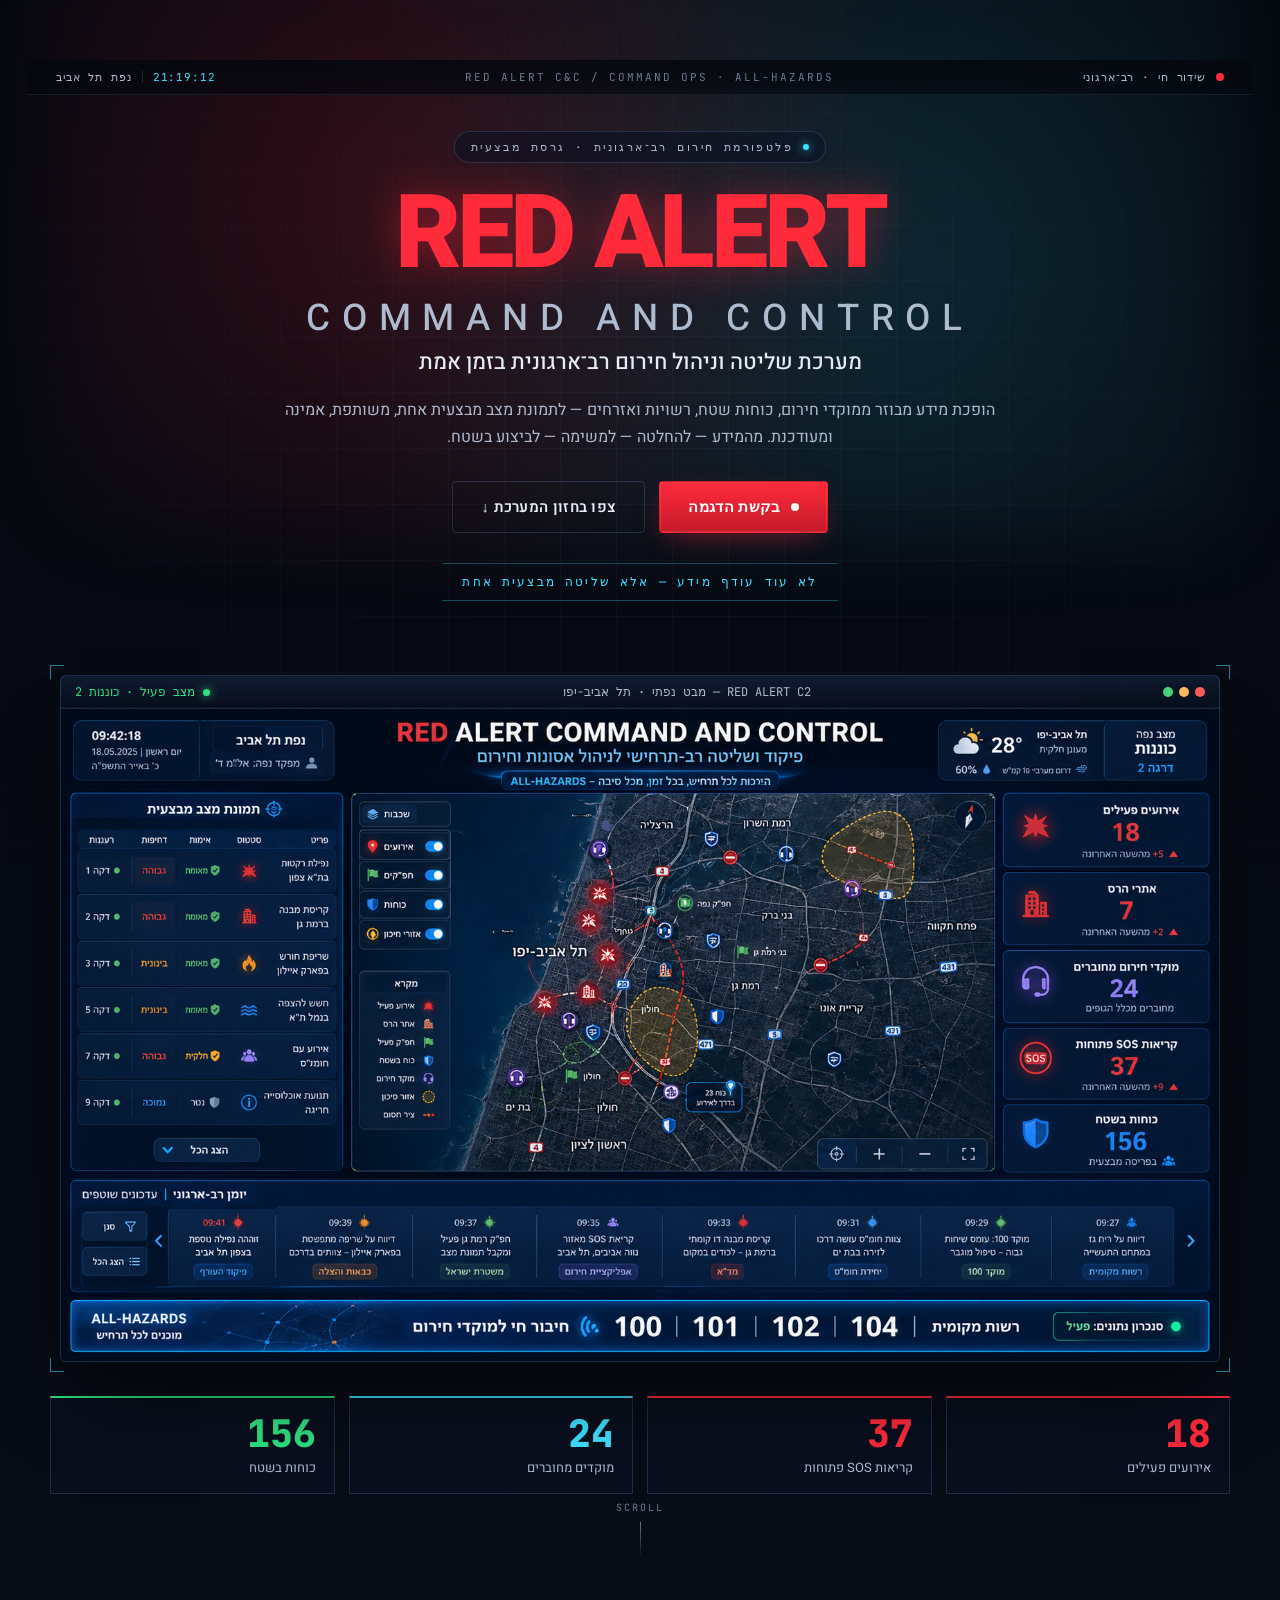
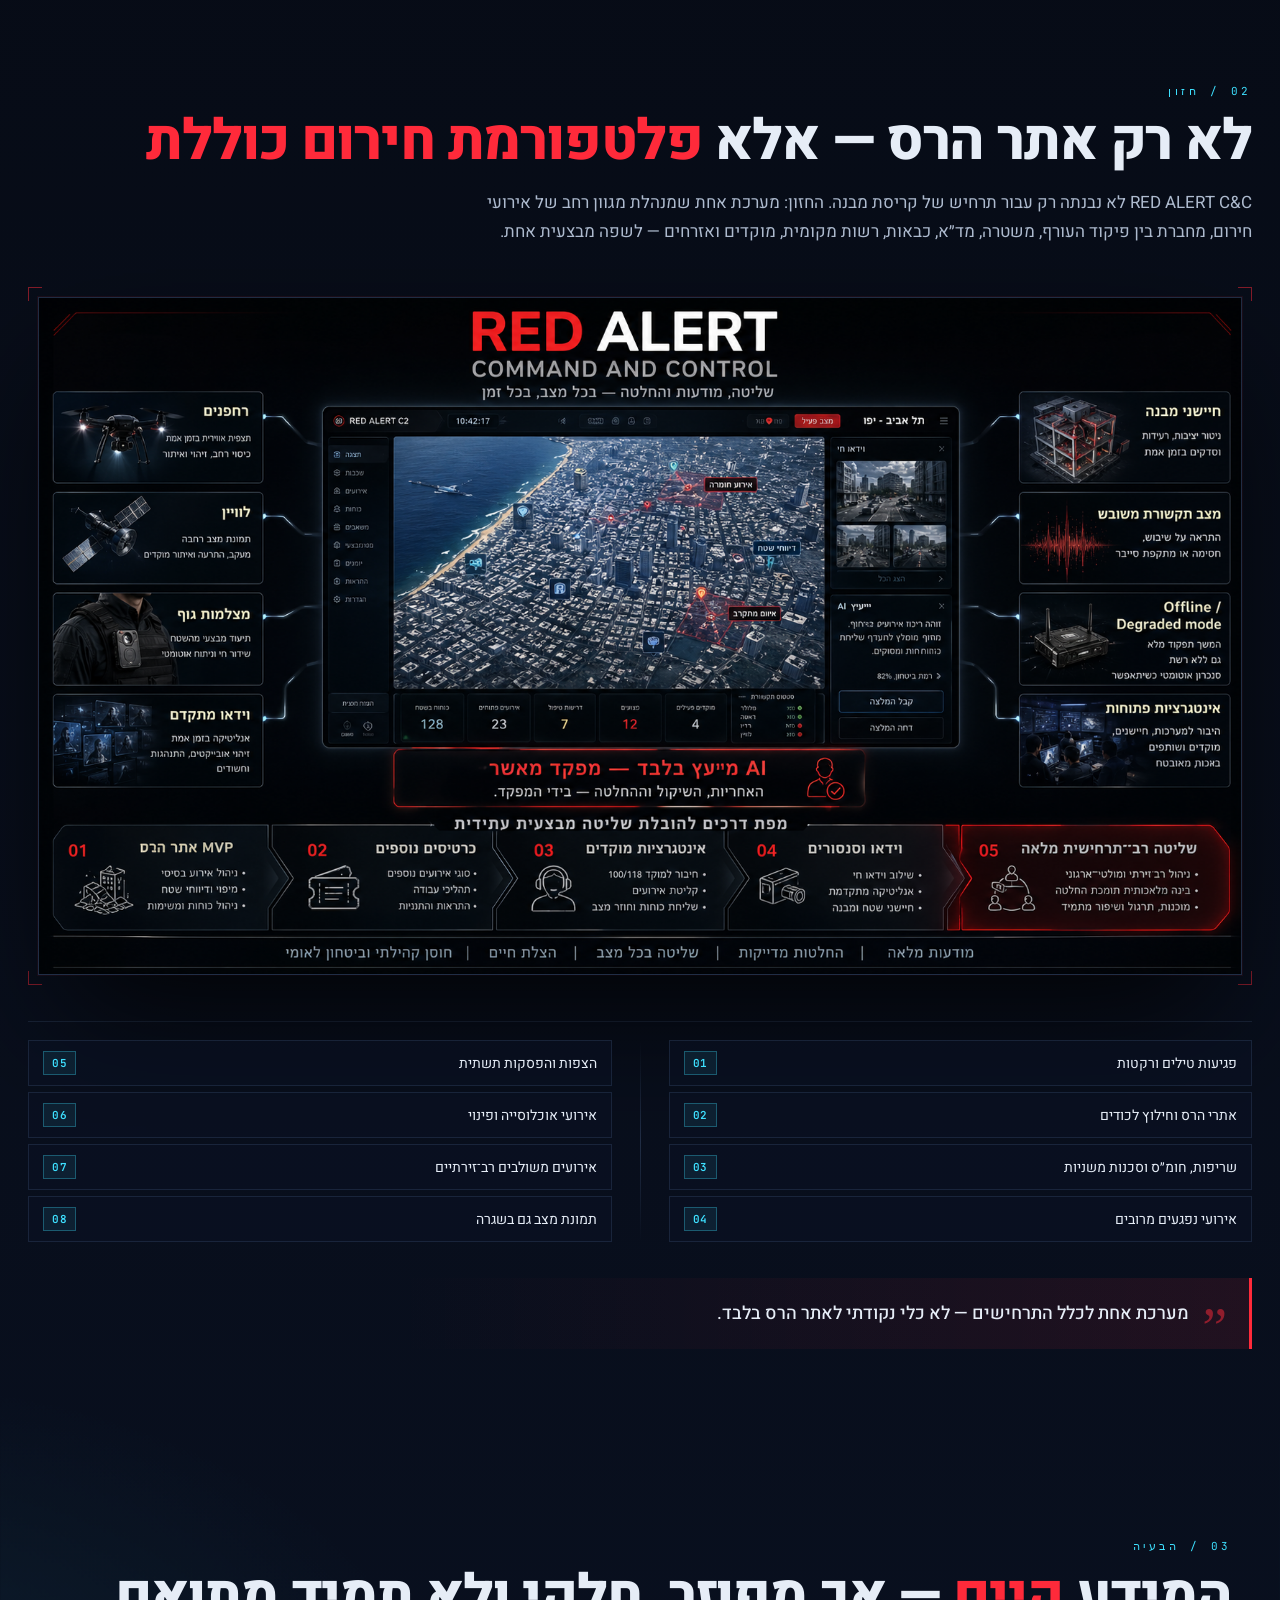
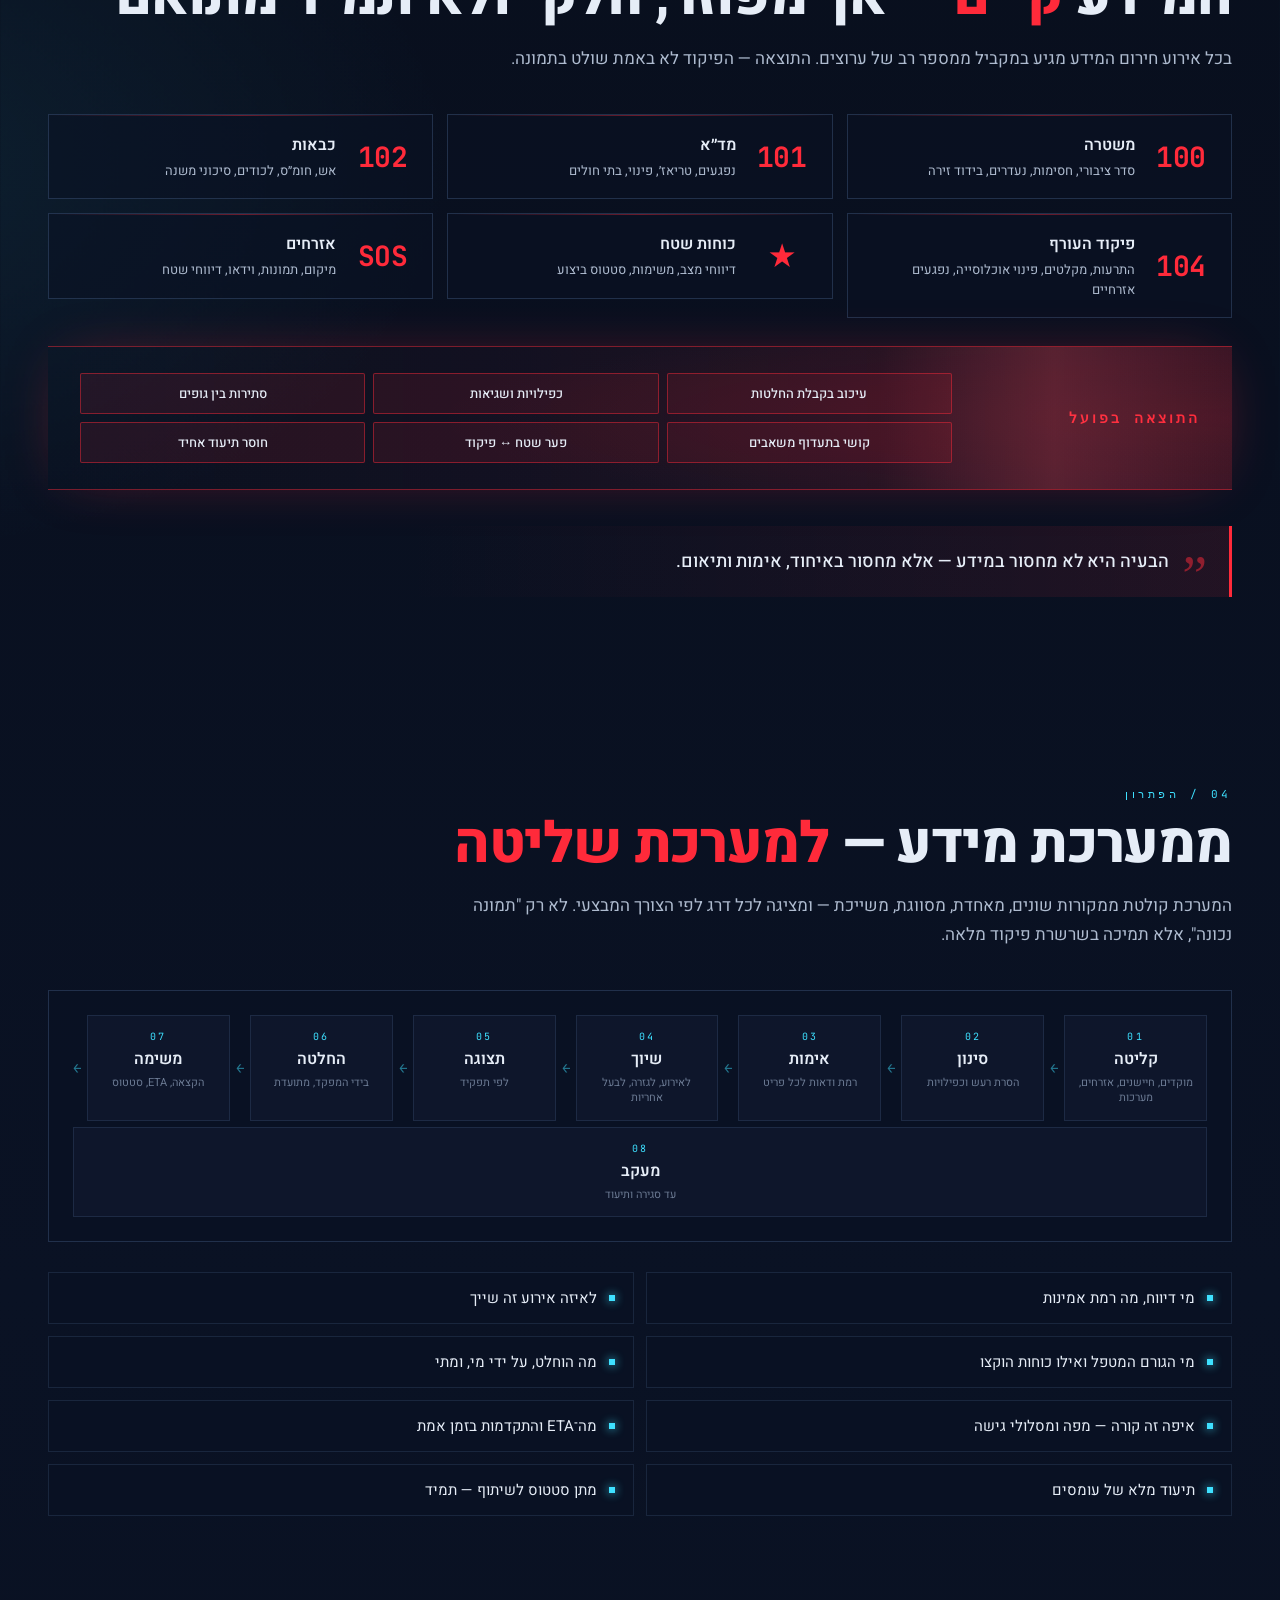
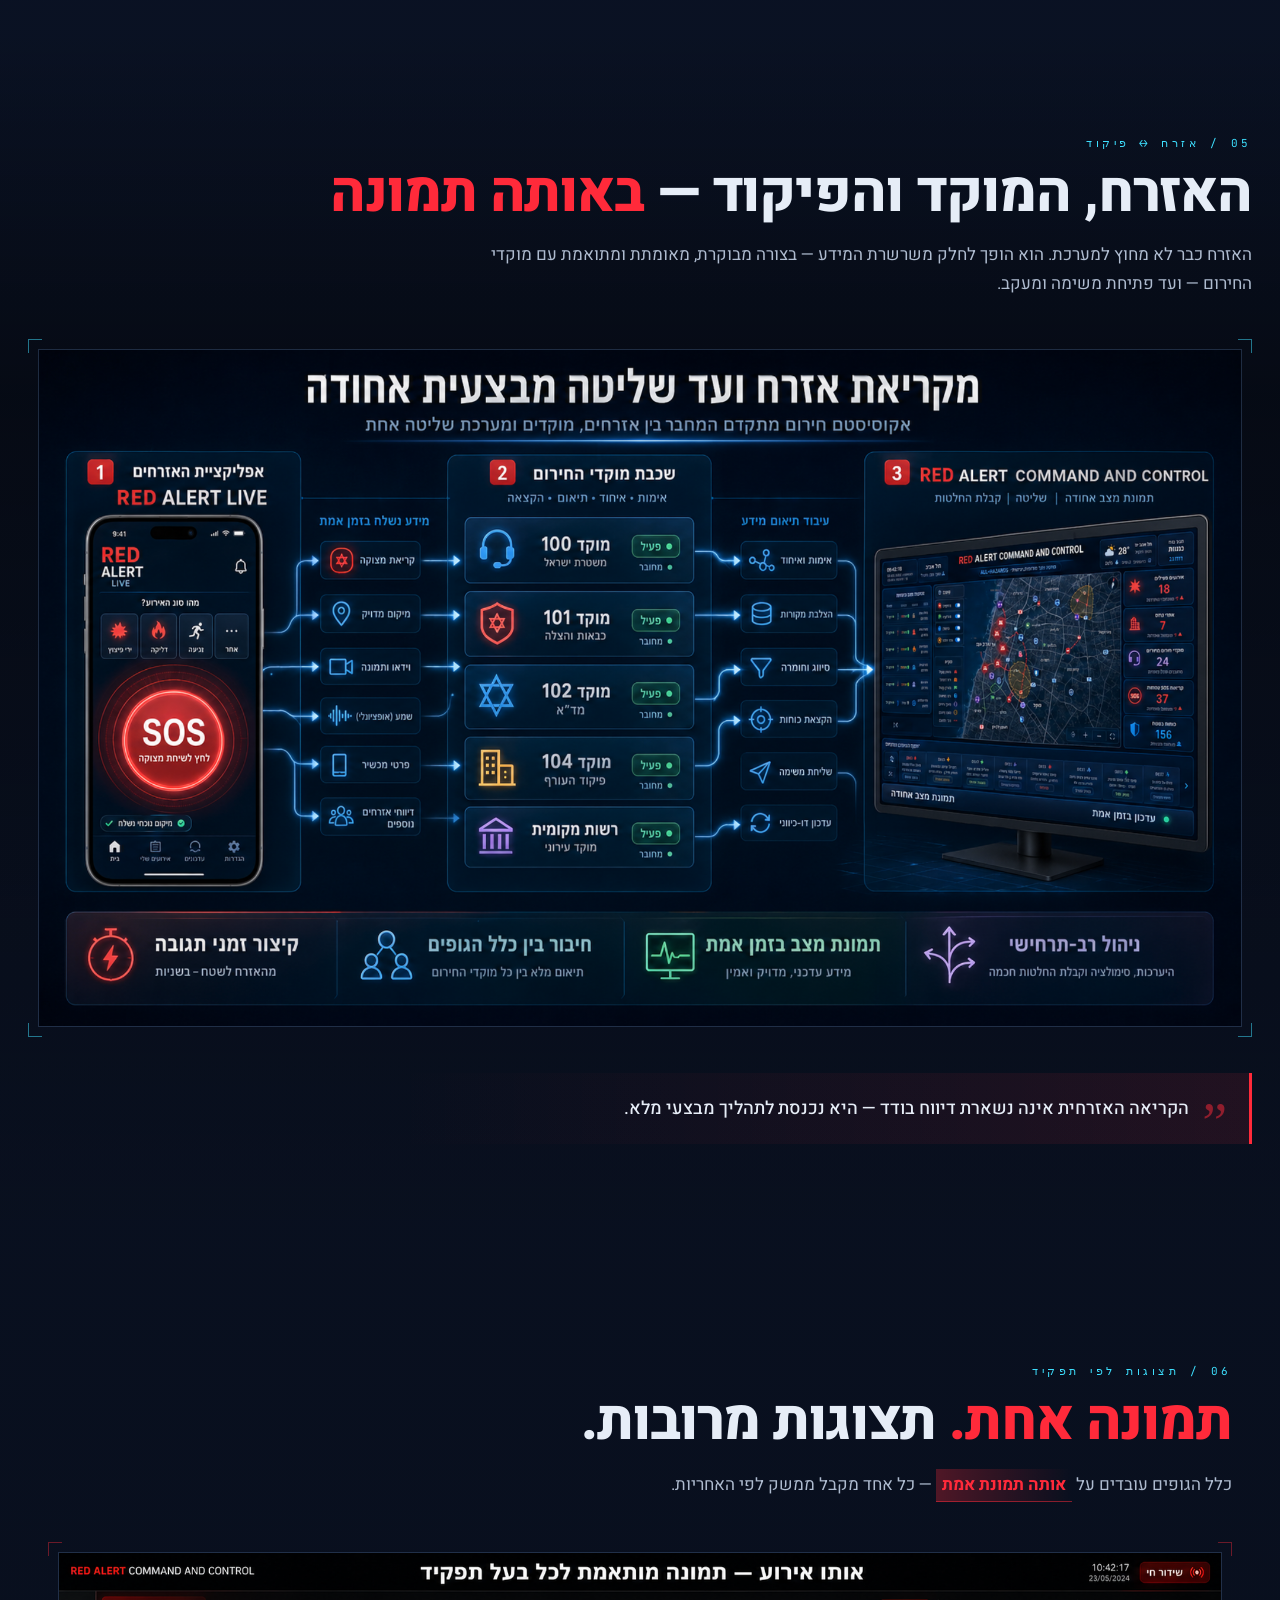
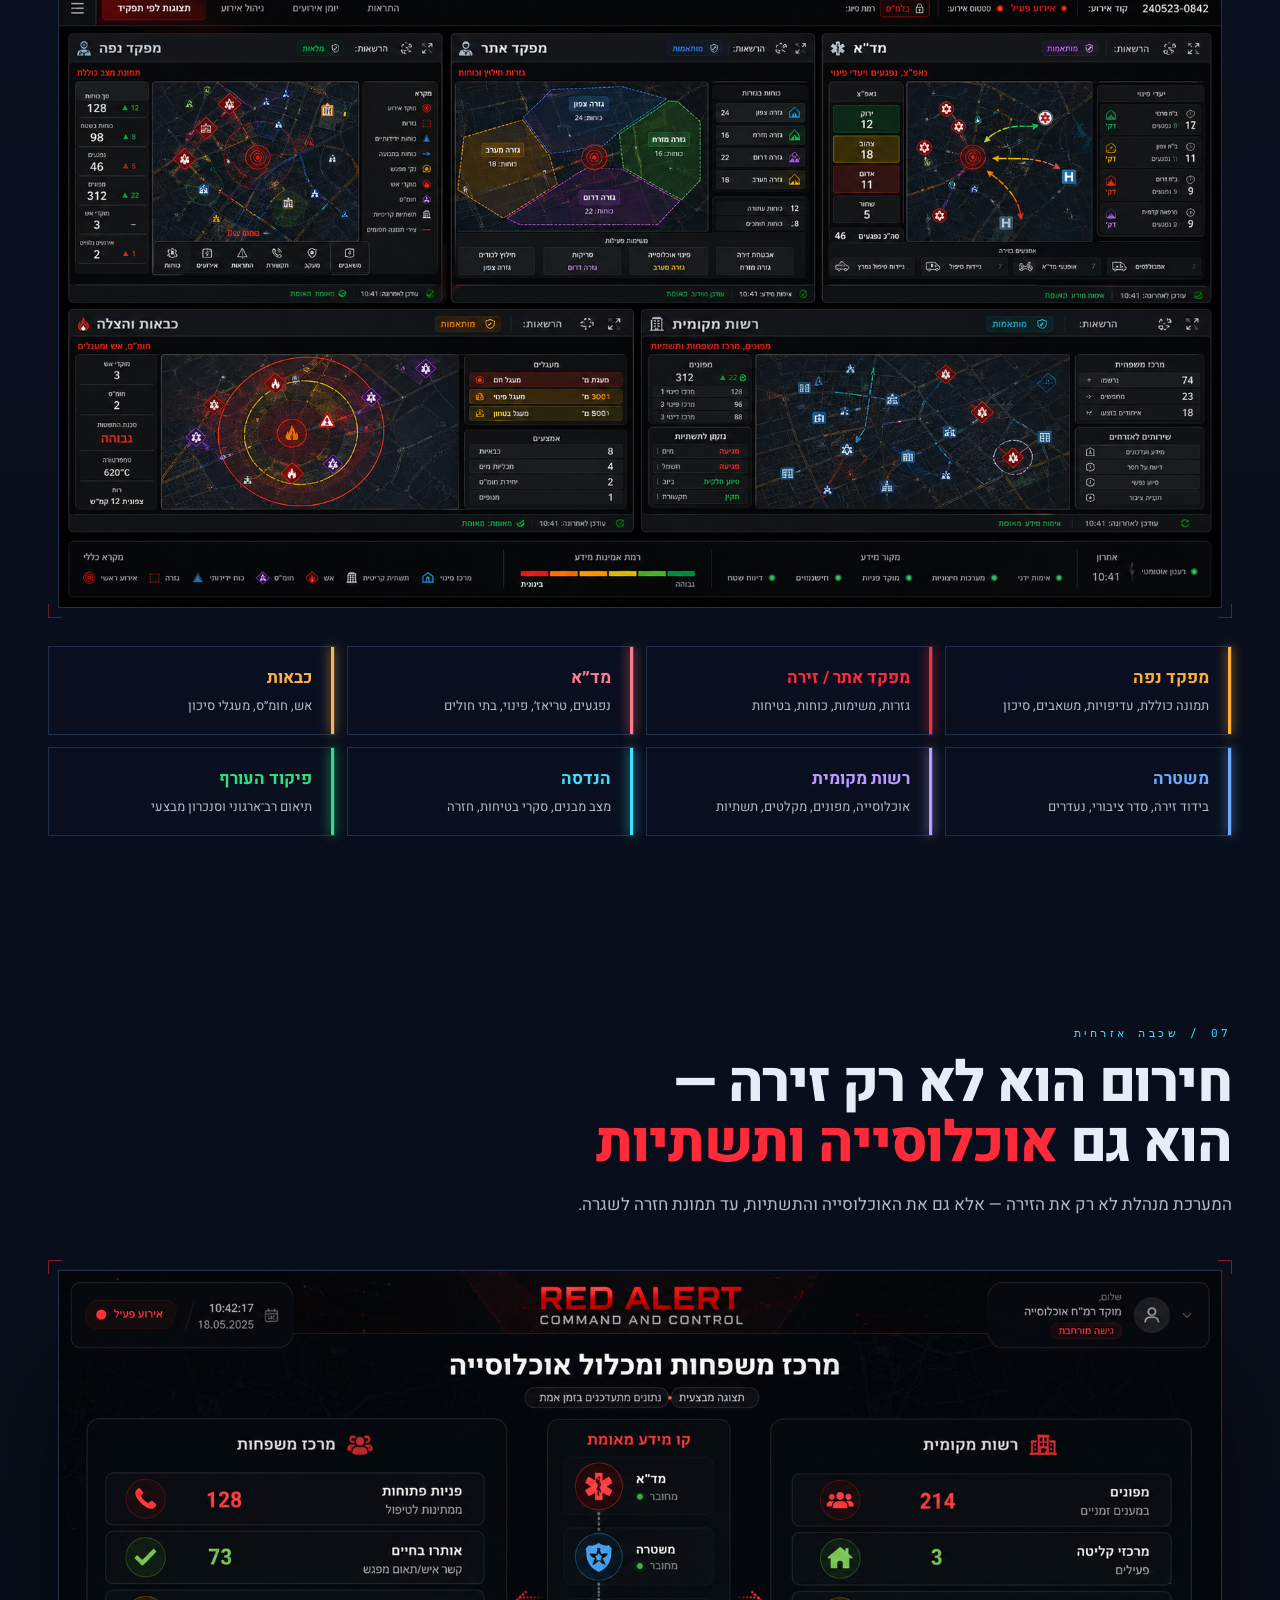
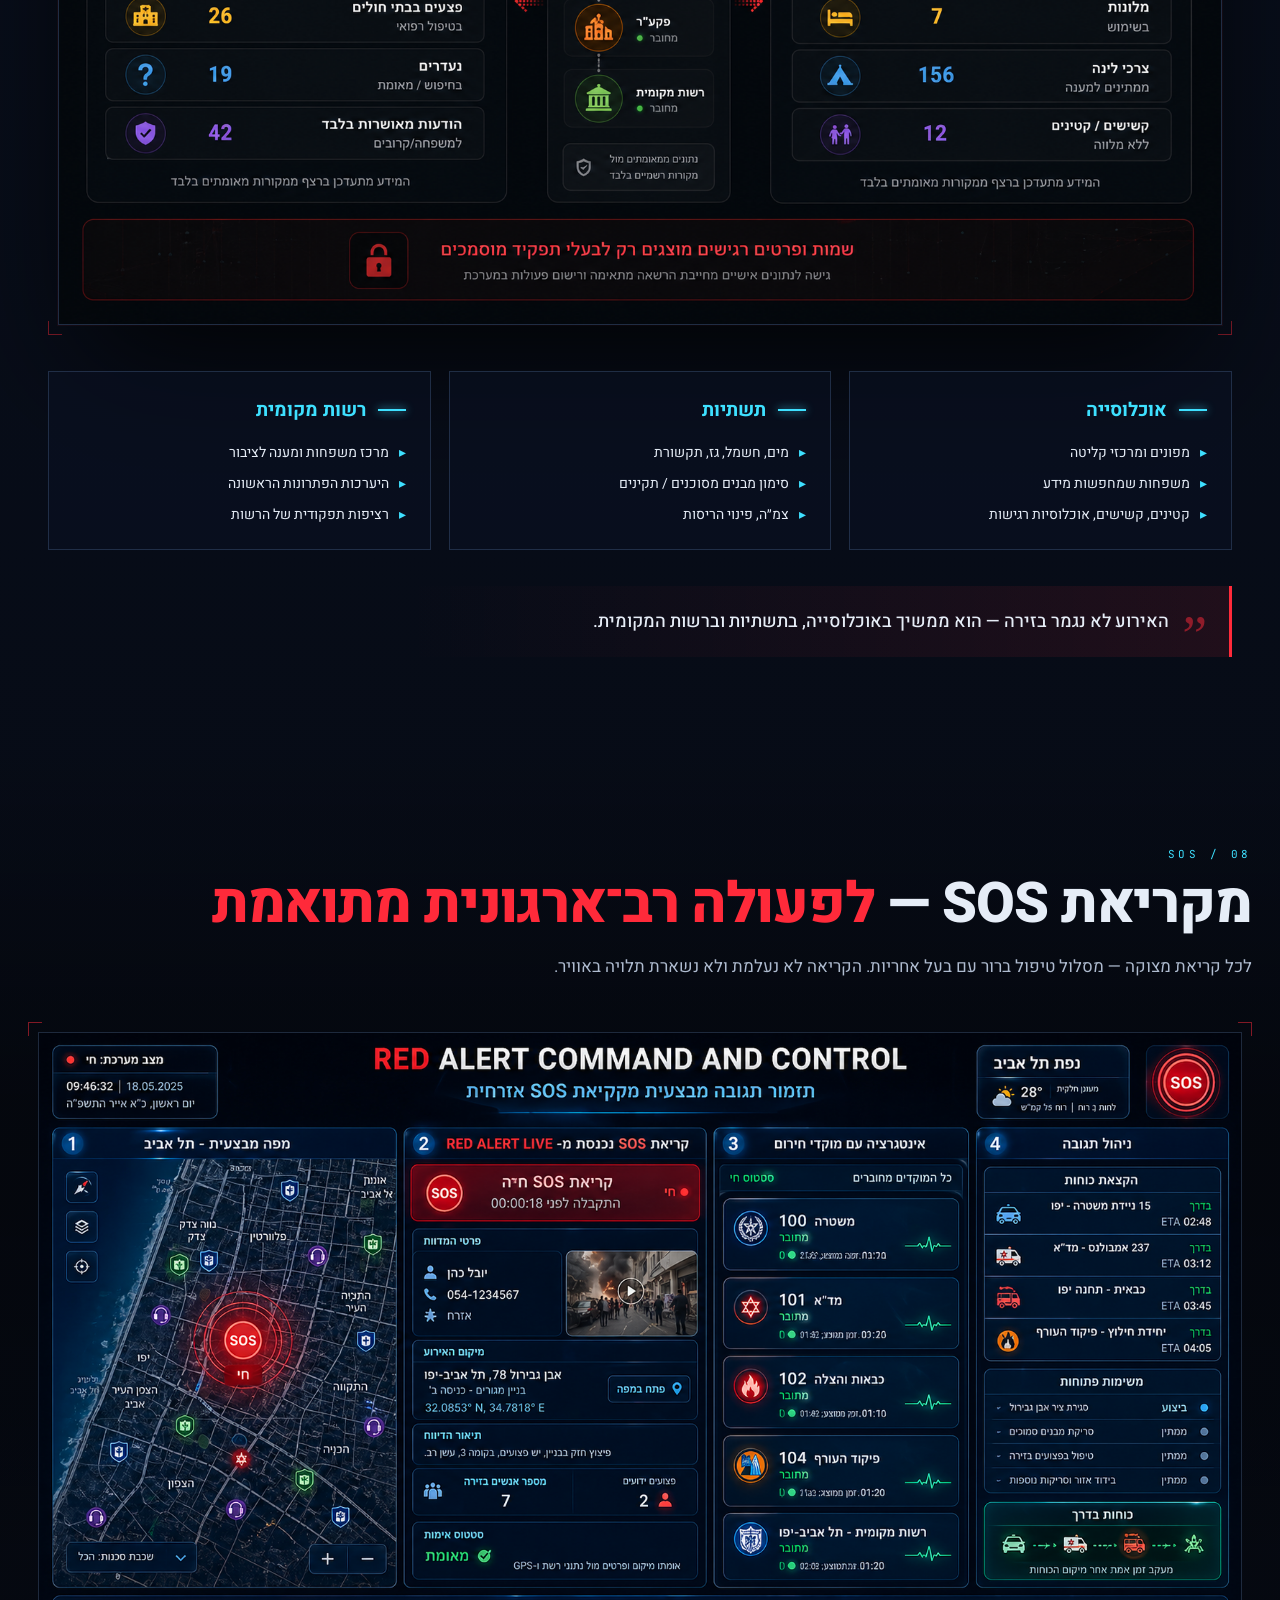
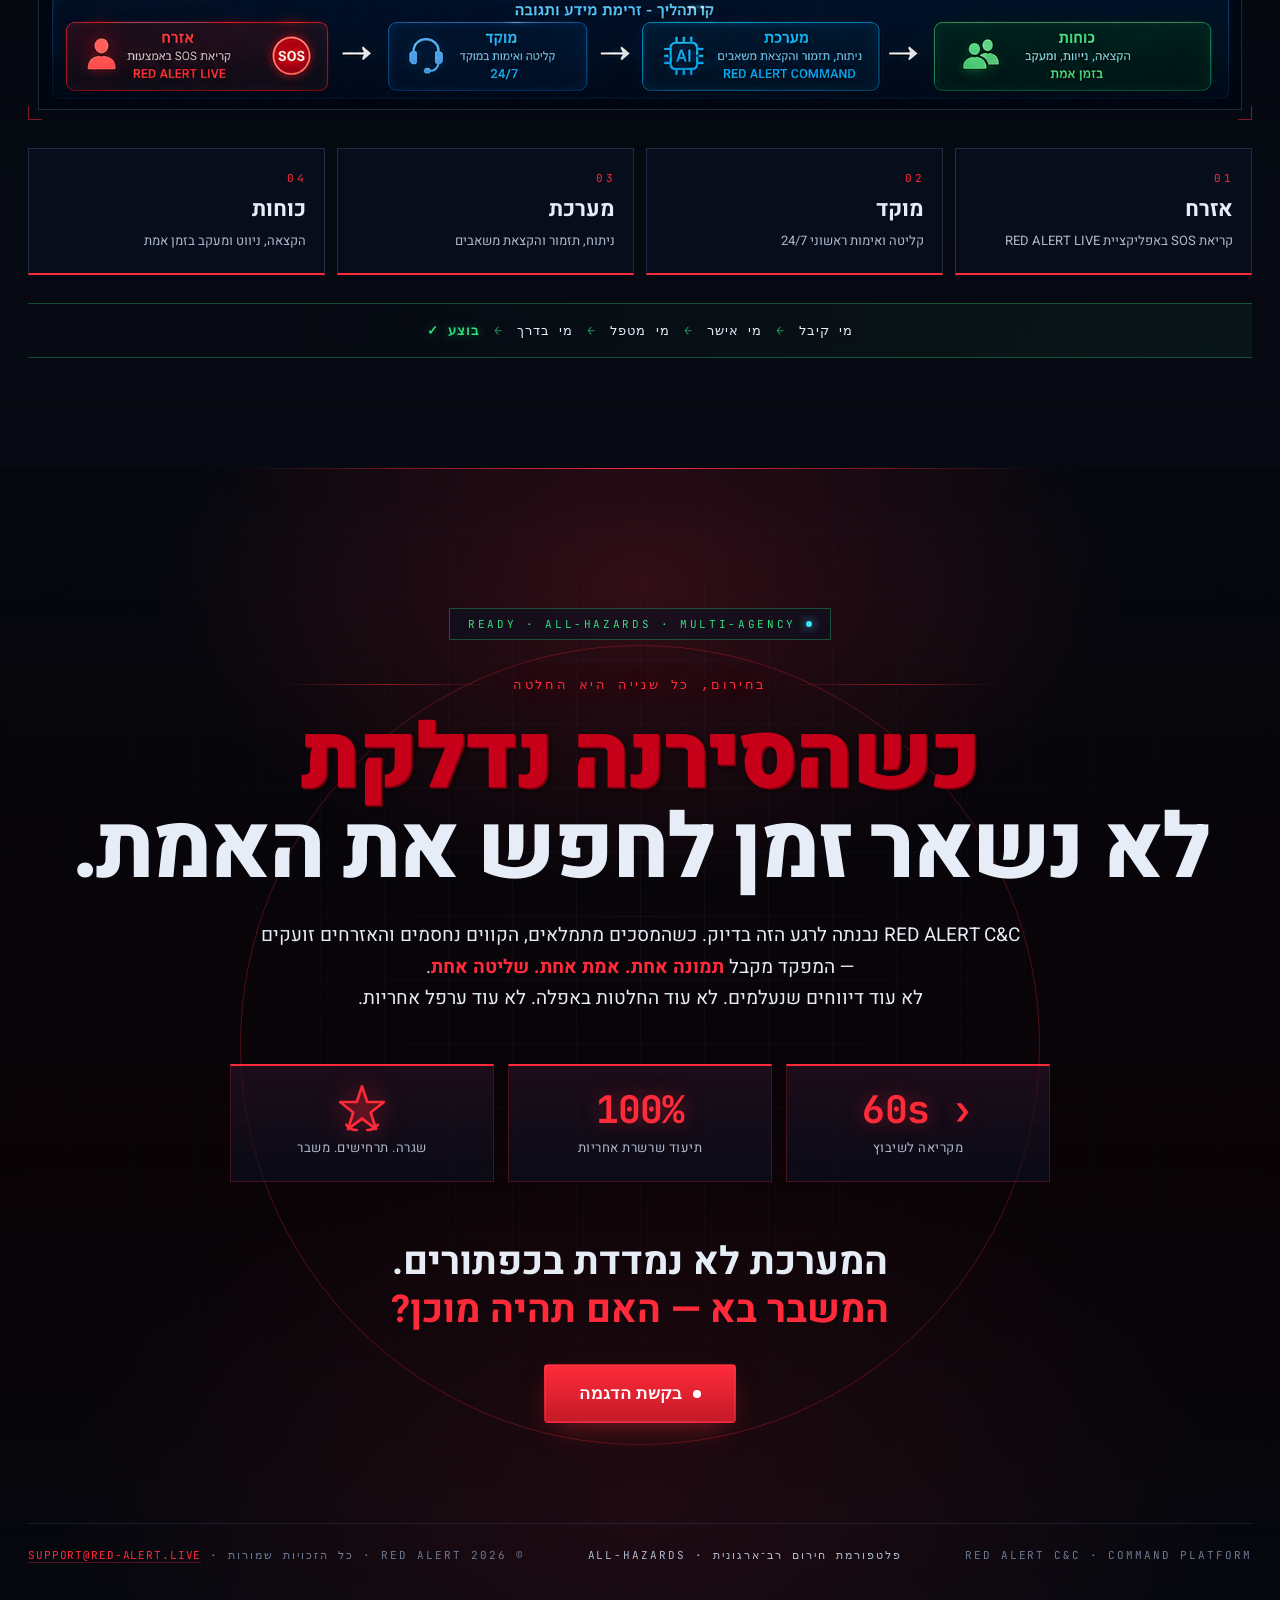
<file: red-alert-c2/index.html>
<!doctype html>
<html lang="he" dir="rtl">
<head>
  <meta charset="utf-8"/>
  <meta name="viewport" content="width=device-width, initial-scale=1"/>
  <title>RED ALERT C&C — מערכת שליטה וניהול חירום רב־ארגונית</title>

  <link rel="preconnect" href="https://fonts.googleapis.com"/>
  <link rel="preconnect" href="https://fonts.gstatic.com" crossorigin/>
  <link href="https://fonts.googleapis.com/css2?family=Heebo:wght@300;400;500;600;700;800;900&family=JetBrains+Mono:wght@400;500;600&display=swap" rel="stylesheet"/>

  <link rel="stylesheet" href="styles.css"/>
  <script src="https://www.google.com/recaptcha/api.js?render=6LeKyZwsAAAAAAbEGSU6yYKHJrqBxvcoz-xY8L_B" defer></script>
  <script src="app.js" defer></script>
</head>

<body>

  <!-- ============= HERO ============= -->
  <section class="hero">
    <div class="hero-grid"></div>
    <div class="hero-glow"></div>

    <div class="topbar">
      <div class="topbar-left">
        <span class="topbar-pulse"></span>
        <span>שידור חי · רב־ארגוני</span>
      </div>
      <div class="topbar-mid">RED ALERT C&amp;C / COMMAND OPS · ALL-HAZARDS</div>
      <div class="topbar-right">
        <span style="color: var(--cyan)" id="clock">--:--:--</span>
        <span class="sep"></span>
        <span>נפת תל אביב</span>
      </div>
    </div>

    <div class="hero-inner">
      <div class="fade-in">
        <div class="eyebrow">
          <span class="eyebrow-dot"></span>
          <span>פלטפורמת חירום רב־ארגונית · גרסת מבצעית</span>
        </div>
      </div>

      <div class="fade-in" style="--delay: 120ms">
        <h1 class="hero-title">
          <span class="hero-title-red">RED ALERT</span>
          <span class="hero-title-line">COMMAND AND CONTROL</span>
        </h1>
      </div>

      <div class="fade-in" style="--delay: 220ms">
        <p class="hero-sub">מערכת שליטה וניהול חירום רב־ארגונית בזמן אמת</p>
      </div>

      <div class="fade-in" style="--delay: 320ms">
        <p class="hero-lede">
          הופכת מידע מבוזר ממוקדי חירום, כוחות שטח, רשויות ואזרחים — לתמונת מצב מבצעית אחת, משותפת, אמינה ומעודכנת. מהמידע — להחלטה — למשימה — לביצוע בשטח.
        </p>
      </div>

      <div class="fade-in" style="--delay: 420ms">
        <div class="hero-cta">
          <button type="button" class="btn btn-red" data-open-demo>
            <span class="btn-pulse"></span>
            בקשת הדגמה
          </button>
          <a class="btn btn-ghost" href="#vision">צפו בחזון המערכת ↓</a>
        </div>
      </div>

      <div class="fade-in" style="--delay: 520ms">
        <div class="hero-tag">לא עוד עודף מידע — אלא שליטה מבצעית אחת</div>
      </div>

      <div class="fade-in" style="--delay: 600ms">
        <div class="hero-mock">
          <div class="corner-frame" style="--cf-color: rgba(62,224,255,.55)">
            <span class="cf tr"></span><span class="cf tl"></span><span class="cf br"></span><span class="cf bl"></span>
            <div class="hero-mock-chrome">
              <div class="chrome-dots"><i></i><i></i><i></i></div>
              <span class="chrome-title">RED ALERT C2 — מבט נפתי · תל אביב-יפו</span>
              <span class="chrome-status"><span class="status-dot"></span> מצב פעיל · כוננות 2</span>
            </div>
            <img src="assets/mockups/03-district-situation.png" alt="מסך שליטה" class="hero-mock-img" />
          </div>

          <div class="hero-stats">
            <div class="stat" style="--c: var(--red)"><div class="stat-n">18</div><div class="stat-l">אירועים פעילים</div></div>
            <div class="stat" style="--c: var(--red)"><div class="stat-n">37</div><div class="stat-l">קריאות SOS פתוחות</div></div>
            <div class="stat" style="--c: var(--cyan)"><div class="stat-n">24</div><div class="stat-l">מוקדים מחוברים</div></div>
            <div class="stat" style="--c: var(--green)"><div class="stat-n">156</div><div class="stat-l">כוחות בשטח</div></div>
          </div>
        </div>
      </div>
    </div>

    <div class="scroll-cue">
      <span>SCROLL</span>
      <span class="scroll-cue-line"></span>
    </div>
  </section>

  <!-- ============= VISION (02) ============= -->
  <section class="section section-vision" id="vision">
    <div class="fade-in"><div class="section-num">02 / חזון</div></div>
    <div class="fade-in" style="--delay: 80ms">
      <h2 class="section-title">לא רק אתר הרס — אלא <span class="hl-red">פלטפורמת חירום כוללת</span></h2>
    </div>
    <div class="fade-in" style="--delay: 160ms">
      <p class="section-lede">
        RED ALERT C&amp;C לא נבנתה רק עבור תרחיש של קריסת מבנה. החזון: מערכת אחת שמנהלת מגוון רחב של אירועי חירום, מחברת בין פיקוד העורף, משטרה, מד״א, כבאות, רשות מקומית, מוקדים ואזרחים — לשפה מבצעית אחת.
      </p>
    </div>

    <div class="fade-in" style="--delay: 220ms">
      <div class="vision-hero">
        <div class="corner-frame" style="--cf-color: rgba(255,42,58,.5)">
          <span class="cf tr"></span><span class="cf tl"></span><span class="cf br"></span><span class="cf bl"></span>
          <img src="assets/mockups/02-vision-ai.png" alt="חזון המערכת" class="responsive-img vision-hero-img" />
        </div>
      </div>
    </div>

    <div class="vision-below">
      <div class="vision-below-col">
        <div class="fade-in" style="--delay: 70ms"><div class="vision-row"><span class="vision-row-num">01</span><span class="vision-row-text">פגיעות טילים ורקטות</span></div></div>
        <div class="fade-in" style="--delay: 100ms"><div class="vision-row"><span class="vision-row-num">02</span><span class="vision-row-text">אתרי הרס וחילוץ לכודים</span></div></div>
        <div class="fade-in" style="--delay: 130ms"><div class="vision-row"><span class="vision-row-num">03</span><span class="vision-row-text">שריפות, חומ״ס וסכנות משניות</span></div></div>
        <div class="fade-in" style="--delay: 160ms"><div class="vision-row"><span class="vision-row-num">04</span><span class="vision-row-text">אירועי נפגעים מרובים</span></div></div>
      </div>
      <div class="vision-below-divider"></div>
      <div class="vision-below-col">
        <div class="fade-in" style="--delay: 70ms"><div class="vision-row"><span class="vision-row-num">05</span><span class="vision-row-text">הצפות והפסקות תשתית</span></div></div>
        <div class="fade-in" style="--delay: 100ms"><div class="vision-row"><span class="vision-row-num">06</span><span class="vision-row-text">אירועי אוכלוסייה ופינוי</span></div></div>
        <div class="fade-in" style="--delay: 130ms"><div class="vision-row"><span class="vision-row-num">07</span><span class="vision-row-text">אירועים משולבים רב־זירתיים</span></div></div>
        <div class="fade-in" style="--delay: 160ms"><div class="vision-row"><span class="vision-row-num">08</span><span class="vision-row-text">תמונת מצב גם בשגרה</span></div></div>
      </div>
    </div>

    <div class="fade-in" style="--delay: 300ms">
      <div class="quote-bar">
        <span class="quote-mark">”</span>
        מערכת אחת לכלל התרחישים — לא כלי נקודתי לאתר הרס בלבד.
      </div>
    </div>
  </section>

  <!-- ============= PROBLEM (03) ============= -->
  <section class="section section-tight">
    <div class="fade-in"><div class="section-num">03 / הבעיה</div></div>
    <div class="fade-in" style="--delay: 80ms">
      <h2 class="section-title">המידע <span class="hl-red">קיים</span> — אך מפוזר, חלקי ולא תמיד מתואם</h2>
    </div>
    <div class="fade-in" style="--delay: 160ms">
      <p class="section-lede">בכל אירוע חירום המידע מגיע במקביל ממספר רב של ערוצים. התוצאה — הפיקוד לא באמת שולט בתמונה.</p>
    </div>

    <div class="problem-grid">
      <div class="fade-in"><div class="channel-card"><div class="channel-num">100</div><div class="channel-meta"><div class="channel-t">משטרה</div><div class="channel-d">סדר ציבורי, חסימות, נעדרים, בידוד זירה</div></div><span class="channel-bar"></span></div></div>
      <div class="fade-in" style="--delay: 70ms"><div class="channel-card"><div class="channel-num">101</div><div class="channel-meta"><div class="channel-t">מד״א</div><div class="channel-d">נפגעים, טריאז׳, פינוי, בתי חולים</div></div><span class="channel-bar"></span></div></div>
      <div class="fade-in" style="--delay: 140ms"><div class="channel-card"><div class="channel-num">102</div><div class="channel-meta"><div class="channel-t">כבאות</div><div class="channel-d">אש, חומ״ס, לכודים, סיכוני משנה</div></div><span class="channel-bar"></span></div></div>
      <div class="fade-in" style="--delay: 210ms"><div class="channel-card"><div class="channel-num">104</div><div class="channel-meta"><div class="channel-t">פיקוד העורף</div><div class="channel-d">התרעות, מקלטים, פינוי אוכלוסייה, נפגעים אזרחיים</div></div><span class="channel-bar"></span></div></div>
      <div class="fade-in" style="--delay: 280ms"><div class="channel-card"><div class="channel-num">★</div><div class="channel-meta"><div class="channel-t">כוחות שטח</div><div class="channel-d">דיווחי מצב, משימות, סטטוס ביצוע</div></div><span class="channel-bar"></span></div></div>
      <div class="fade-in" style="--delay: 350ms"><div class="channel-card"><div class="channel-num">SOS</div><div class="channel-meta"><div class="channel-t">אזרחים</div><div class="channel-d">מיקום, תמונות, וידאו, דיווחי שטח</div></div><span class="channel-bar"></span></div></div>
    </div>

    <div class="fade-in" style="--delay: 200ms">
      <div class="pain-strip">
        <div class="pain-strip-label">התוצאה בפועל</div>
        <div class="pain-strip-list">
          <span class="pain-chip">עיכוב בקבלת החלטות</span>
          <span class="pain-chip">כפילויות ושגיאות</span>
          <span class="pain-chip">סתירות בין גופים</span>
          <span class="pain-chip">קושי בתעדוף משאבים</span>
          <span class="pain-chip">פער שטח ↔ פיקוד</span>
          <span class="pain-chip">חוסר תיעוד אחיד</span>
        </div>
      </div>
    </div>

    <div class="fade-in" style="--delay: 260ms">
      <div class="quote-bar">
        <span class="quote-mark">”</span>
        הבעיה היא לא מחסור במידע — אלא מחסור באיחוד, אימות ותיאום.
      </div>
    </div>
  </section>

  <!-- ============= PIPELINE (04) ============= -->
  <section class="section">
    <div class="fade-in"><div class="section-num">04 / הפתרון</div></div>
    <div class="fade-in" style="--delay: 80ms">
      <h2 class="section-title">ממערכת מידע — <span class="hl-red">למערכת שליטה</span></h2>
    </div>
    <div class="fade-in" style="--delay: 160ms">
      <p class="section-lede">
        המערכת קולטת ממקורות שונים, מאחדת, מסווגת, משייכת — ומציגה לכל דרג לפי הצורך המבצעי. לא רק "תמונה נכונה", אלא תמיכה בשרשרת פיקוד מלאה.
      </p>
    </div>

    <div class="fade-in" style="--delay: 220ms">
      <div class="pipeline">
        <div class="pipe-step"><div class="pipe-step-i">01</div><div class="pipe-step-t">קליטה</div><div class="pipe-step-d">מוקדים, חיישנים, אזרחים, מערכות</div></div>
        <div class="pipe-arrow">←</div>
        <div class="pipe-step"><div class="pipe-step-i">02</div><div class="pipe-step-t">סינון</div><div class="pipe-step-d">הסרת רעש וכפילויות</div></div>
        <div class="pipe-arrow">←</div>
        <div class="pipe-step"><div class="pipe-step-i">03</div><div class="pipe-step-t">אימות</div><div class="pipe-step-d">רמת ודאות לכל פריט</div></div>
        <div class="pipe-arrow">←</div>
        <div class="pipe-step"><div class="pipe-step-i">04</div><div class="pipe-step-t">שיוך</div><div class="pipe-step-d">לאירוע, לגזרה, לבעל אחריות</div></div>
        <div class="pipe-arrow">←</div>
        <div class="pipe-step"><div class="pipe-step-i">05</div><div class="pipe-step-t">תצוגה</div><div class="pipe-step-d">לפי תפקיד</div></div>
        <div class="pipe-arrow">←</div>
        <div class="pipe-step"><div class="pipe-step-i">06</div><div class="pipe-step-t">החלטה</div><div class="pipe-step-d">בידי המפקד, מתועדת</div></div>
        <div class="pipe-arrow">←</div>
        <div class="pipe-step"><div class="pipe-step-i">07</div><div class="pipe-step-t">משימה</div><div class="pipe-step-d">הקצאה, ETA, סטטוס</div></div>
        <div class="pipe-arrow">←</div>
        <div class="pipe-step"><div class="pipe-step-i">08</div><div class="pipe-step-t">מעקב</div><div class="pipe-step-d">עד סגירה ותיעוד</div></div>
      </div>
    </div>

    <div class="solution-bullets">
      <div class="fade-in"><div class="solution-bullet"><span class="solution-bullet-dot"></span>מי דיווח, מה רמת אמינות</div></div>
      <div class="fade-in" style="--delay: 80ms"><div class="solution-bullet"><span class="solution-bullet-dot"></span>לאיזה אירוע זה שייך</div></div>
      <div class="fade-in" style="--delay: 160ms"><div class="solution-bullet"><span class="solution-bullet-dot"></span>מי הגורם המטפל ואילו כוחות הוקצו</div></div>
      <div class="fade-in" style="--delay: 240ms"><div class="solution-bullet"><span class="solution-bullet-dot"></span>מה הוחלט, על ידי מי, ומתי</div></div>
      <div class="fade-in" style="--delay: 320ms"><div class="solution-bullet"><span class="solution-bullet-dot"></span>איפה זה קורה — מפה ומסלולי גישה</div></div>
      <div class="fade-in" style="--delay: 400ms"><div class="solution-bullet"><span class="solution-bullet-dot"></span>מה־ETA והתקדמות בזמן אמת</div></div>
      <div class="fade-in" style="--delay: 480ms"><div class="solution-bullet"><span class="solution-bullet-dot"></span>תיעוד מלא של עומסים</div></div>
      <div class="fade-in" style="--delay: 560ms"><div class="solution-bullet"><span class="solution-bullet-dot"></span>מתן סטטוס לשיתוף — תמיד</div></div>
    </div>
  </section>

  <!-- ============= CITIZEN FLOW (05) ============= -->
  <section class="section section-dark">
    <div class="fade-in"><div class="section-num">05 / אזרח ↔ פיקוד</div></div>
    <div class="fade-in" style="--delay: 80ms">
      <h2 class="section-title">האזרח, המוקד והפיקוד — <span class="hl-red">באותה תמונה</span></h2>
    </div>
    <div class="fade-in" style="--delay: 160ms">
      <p class="section-lede">האזרח כבר לא מחוץ למערכת. הוא הופך לחלק משרשרת המידע — בצורה מבוקרת, מאומתת ומתואמת עם מוקדי החירום — ועד פתיחת משימה ומעקב.</p>
    </div>

    <div class="fade-in" style="--delay: 220ms">
      <div class="corner-frame" style="--cf-color: rgba(62,224,255,.5)">
        <span class="cf tr"></span><span class="cf tl"></span><span class="cf br"></span><span class="cf bl"></span>
        <img src="assets/mockups/01-citizen-to-command.png" alt="זרימת מאזרח לפיקוד" class="responsive-img" />
      </div>
    </div>

    <div class="fade-in" style="--delay: 300ms">
      <div class="quote-bar">
        <span class="quote-mark">”</span>
        הקריאה האזרחית אינה נשארת דיווח בודד — היא נכנסת לתהליך מבצעי מלא.
      </div>
    </div>
  </section>

  <!-- ============= ROLES (06) ============= -->
  <section class="section">
    <div class="fade-in"><div class="section-num">06 / תצוגות לפי תפקיד</div></div>
    <div class="fade-in" style="--delay: 80ms">
      <h2 class="section-title"><span class="hl-red">תמונה אחת.</span> תצוגות מרובות.</h2>
    </div>
    <div class="fade-in" style="--delay: 160ms">
      <p class="section-lede section-lede-oneline">כלל הגופים עובדים על <span class="hl-sweep">אותה תמונת אמת</span> — כל אחד מקבל ממשק לפי האחריות.</p>
    </div>

    <div class="fade-in" style="--delay: 220ms">
      <div class="corner-frame" style="--cf-color: rgba(255,42,58,.4)">
        <span class="cf tr"></span><span class="cf tl"></span><span class="cf br"></span><span class="cf bl"></span>
        <img src="assets/mockups/04-role-views.png" alt="תצוגות לפי תפקיד" class="responsive-img" />
      </div>
    </div>

    <div class="roles-grid">
      <div class="fade-in"><div class="role-card" style="--rc: var(--orange)"><span class="role-tab"></span><div class="role-t">מפקד נפה</div><div class="role-d">תמונה כוללת, עדיפויות, משאבים, סיכון</div></div></div>
      <div class="fade-in" style="--delay: 60ms"><div class="role-card" style="--rc: var(--red)"><span class="role-tab"></span><div class="role-t">מפקד אתר / זירה</div><div class="role-d">גזרות, משימות, כוחות, בטיחות</div></div></div>
      <div class="fade-in" style="--delay: 120ms"><div class="role-card" style="--rc: #ff7a8a"><span class="role-tab"></span><div class="role-t">מד״א</div><div class="role-d">נפגעים, טריאז׳, פינוי, בתי חולים</div></div></div>
      <div class="fade-in" style="--delay: 180ms"><div class="role-card" style="--rc: #ffb347"><span class="role-tab"></span><div class="role-t">כבאות</div><div class="role-d">אש, חומ״ס, מעגלי סיכון</div></div></div>
      <div class="fade-in" style="--delay: 240ms"><div class="role-card" style="--rc: #6ea8ff"><span class="role-tab"></span><div class="role-t">משטרה</div><div class="role-d">בידוד זירה, סדר ציבורי, נעדרים</div></div></div>
      <div class="fade-in" style="--delay: 300ms"><div class="role-card" style="--rc: #bf9bff"><span class="role-tab"></span><div class="role-t">רשות מקומית</div><div class="role-d">אוכלוסייה, מפונים, מקלטים, תשתיות</div></div></div>
      <div class="fade-in" style="--delay: 360ms"><div class="role-card" style="--rc: var(--cyan)"><span class="role-tab"></span><div class="role-t">הנדסה</div><div class="role-d">מצב מבנים, סקרי בטיחות, חזרה</div></div></div>
      <div class="fade-in" style="--delay: 420ms"><div class="role-card" style="--rc: var(--green)"><span class="role-tab"></span><div class="role-t">פיקוד העורף</div><div class="role-d">תיאום רב־ארגוני וסנכרון מבצעי</div></div></div>
    </div>
  </section>

  <!-- ============= CIVILIAN LAYER (07) ============= -->
  <section class="section section-tight">
    <div class="fade-in"><div class="section-num">07 / שכבה אזרחית</div></div>
    <div class="fade-in" style="--delay: 80ms">
      <h2 class="section-title">חירום הוא לא רק זירה — הוא גם <span class="hl-red">אוכלוסייה ותשתיות</span></h2>
    </div>

    <div class="fade-in" style="--delay: 160ms">
      <p class="section-lede section-lede-oneline">המערכת מנהלת לא רק את הזירה — אלא גם את האוכלוסייה והתשתיות, עד תמונת חזרה לשגרה.</p>
    </div>

    <div class="fade-in" style="--delay: 220ms">
      <div class="vision-hero">
        <div class="corner-frame" style="--cf-color: rgba(255,42,58,.5)">
          <span class="cf tr"></span><span class="cf tl"></span><span class="cf br"></span><span class="cf bl"></span>
          <img src="assets/mockups/07-civilian-families.png" alt="מרכז משפחות ומכלול אוכלוסייה" class="responsive-img vision-hero-img" />
        </div>
      </div>
    </div>

    <div class="civ-grid">
      <div class="fade-in">
        <div class="civ-col">
          <div class="civ-h"><span class="civ-h-bar"></span>אוכלוסייה</div>
          <ul class="civ-list">
            <li><span class="civ-tick">▸</span>מפונים ומרכזי קליטה</li>
            <li><span class="civ-tick">▸</span>משפחות שמחפשות מידע</li>
            <li><span class="civ-tick">▸</span>קטינים, קשישים, אוכלוסיות רגישות</li>
          </ul>
        </div>
      </div>
      <div class="fade-in" style="--delay: 100ms">
        <div class="civ-col">
          <div class="civ-h"><span class="civ-h-bar"></span>תשתיות</div>
          <ul class="civ-list">
            <li><span class="civ-tick">▸</span>מים, חשמל, גז, תקשורת</li>
            <li><span class="civ-tick">▸</span>סימון מבנים מסוכנים / תקינים</li>
            <li><span class="civ-tick">▸</span>צמ״ה, פינוי הריסות</li>
          </ul>
        </div>
      </div>
      <div class="fade-in" style="--delay: 200ms">
        <div class="civ-col">
          <div class="civ-h"><span class="civ-h-bar"></span>רשות מקומית</div>
          <ul class="civ-list">
            <li><span class="civ-tick">▸</span>מרכז משפחות ומענה לציבור</li>
            <li><span class="civ-tick">▸</span>היערכות הפתרונות הראשונה</li>
            <li><span class="civ-tick">▸</span>רציפות תפקודית של הרשות</li>
          </ul>
        </div>
      </div>
    </div>

    <div class="fade-in" style="--delay: 300ms">
      <div class="quote-bar">
        <span class="quote-mark">”</span>
        האירוע לא נגמר בזירה — הוא ממשיך באוכלוסייה, בתשתיות וברשות המקומית.
      </div>
    </div>
  </section>

  <!-- ============= SOS ORCHESTRATION (08) ============= -->
  <section class="section section-dark">
    <div class="fade-in"><div class="section-num">08 / SOS</div></div>
    <div class="fade-in" style="--delay: 80ms">
      <h2 class="section-title">מקריאת SOS — <span class="hl-red">לפעולה רב־ארגונית מתואמת</span></h2>
    </div>
    <div class="fade-in" style="--delay: 160ms">
      <p class="section-lede section-lede-oneline">לכל קריאת מצוקה — מסלול טיפול ברור עם בעל אחריות. הקריאה לא נעלמת ולא נשארת תלויה באוויר.</p>
    </div>

    <div class="fade-in" style="--delay: 220ms">
      <div class="corner-frame" style="--cf-color: rgba(255,42,58,.5)">
        <span class="cf tr"></span><span class="cf tl"></span><span class="cf br"></span><span class="cf bl"></span>
        <img src="assets/mockups/05-sos-orchestration.png" alt="תזמור תגובה מקריאת SOS" class="responsive-img" />
      </div>
    </div>

    <div class="sos-steps">
      <div class="fade-in"><div class="sos-step"><div class="sos-step-n">01</div><div class="sos-step-t">אזרח</div><div class="sos-step-d">קריאת SOS באפליקציית RED ALERT LIVE</div></div></div>
      <div class="fade-in" style="--delay: 90ms"><div class="sos-step"><div class="sos-step-n">02</div><div class="sos-step-t">מוקד</div><div class="sos-step-d">קליטה ואימות ראשוני 24/7</div></div></div>
      <div class="fade-in" style="--delay: 180ms"><div class="sos-step"><div class="sos-step-n">03</div><div class="sos-step-t">מערכת</div><div class="sos-step-d">ניתוח, תזמור והקצאת משאבים</div></div></div>
      <div class="fade-in" style="--delay: 270ms"><div class="sos-step"><div class="sos-step-n">04</div><div class="sos-step-t">כוחות</div><div class="sos-step-d">הקצאה, ניווט ומעקב בזמן אמת</div></div></div>
    </div>

    <div class="fade-in" style="--delay: 300ms">
      <div class="responsibility-trail">
        <span>מי קיבל</span><i>←</i>
        <span>מי אישר</span><i>←</i>
        <span>מי מטפל</span><i>←</i>
        <span>מי בדרך</span><i>←</i>
        <span class="rt-end">בוצע ✓</span>
      </div>
    </div>
  </section>

  <!-- ============= CTA / FOOTER ============= -->
  <section class="section-cta" id="cta">
    <div class="cta-grid"></div>
    <div class="cta-glow"></div>
    <div class="cta-radar" aria-hidden="true">
      <span class="cta-radar-ring"></span>
      <span class="cta-radar-ring r2"></span>
      <span class="cta-radar-ring r3"></span>
    </div>

    <div class="fade-in">
      <div class="cta-eyebrow">
        <span class="eyebrow-dot"></span> READY · ALL-HAZARDS · MULTI-AGENCY
      </div>
    </div>

    <div class="fade-in" style="--delay: 120ms">
      <div class="cta-stamp">
        <span class="cta-stamp-line"></span>
        <span class="cta-stamp-text">בחירום, כל שנייה היא החלטה</span>
        <span class="cta-stamp-line"></span>
      </div>
    </div>

    <div class="fade-in" style="--delay: 200ms">
      <h2 class="cta-title">
        <span class="cta-3d">כשהסירנה נדלקת</span><br/>
        לא נשאר זמן לחפש את האמת.
      </h2>
    </div>

    <div class="fade-in" style="--delay: 300ms">
      <p class="cta-sub">
        RED ALERT C&amp;C נבנתה לרגע הזה בדיוק. כשהמסכים מתמלאים, הקווים נחסמים והאזרחים זועקים —
        המפקד מקבל <strong>תמונה אחת. אמת אחת. שליטה אחת</strong>.
        <br/>
        לא עוד דיווחים שנעלמים. לא עוד החלטות באפלה. לא עוד ערפל אחריות.
      </p>
    </div>

    <div class="fade-in" style="--delay: 400ms">
      <div class="cta-pillars">
        <div class="cta-pillar">
          <div class="cta-pillar-n">‹ 60s</div>
          <div class="cta-pillar-t">מקריאה לשיבוץ</div>
        </div>
        <div class="cta-pillar">
          <div class="cta-pillar-n">100%</div>
          <div class="cta-pillar-t">תיעוד שרשרת אחריות</div>
        </div>
        <div class="cta-pillar">
          <div class="cta-pillar-n cta-pillar-icon">
            <svg viewBox="0 0 64 64" width="56" height="56" fill="none" stroke="currentColor" stroke-width="3" stroke-linecap="round" stroke-linejoin="round">
              <path d="M32 6 L38 24 L57 24 L42 36 L48 55 L32 43 L16 55 L22 36 L7 24 L26 24 Z" fill="currentColor" fill-opacity="0.2"/>
              <path d="M14 50 Q18 56 26 56"/>
              <path d="M50 50 Q46 56 38 56"/>
            </svg>
          </div>
          <div class="cta-pillar-t">שגרה. תרחישים. משבר</div>
        </div>
      </div>
    </div>

    <div class="fade-in" style="--delay: 500ms">
      <div class="cta-bigline">
        המערכת לא נמדדת בכפתורים.<br/>
        <span class="hl-red">המשבר בא — האם תהיה מוכן?</span>
      </div>
    </div>

    <div class="fade-in" style="--delay: 600ms">
      <div class="cta-actions">
        <button type="button" class="btn btn-red btn-lg" data-open-demo>
          <span class="btn-pulse"></span>בקשת הדגמה
        </button>
      </div>
    </div>

    <div class="fade-in" style="--delay: 800ms">
      <footer class="footer">
        <div>RED ALERT C&amp;C · COMMAND PLATFORM</div>
        <div class="footer-mid">פלטפורמת חירום רב־ארגונית · ALL-HAZARDS</div>
        <div>© 2026 RED ALERT · כל הזכויות שמורות · <a href="mailto:support@red-alert.live" class="footer-mail">SUPPORT@RED-ALERT.LIVE</a></div>
      </footer>
    </div>
  </section>

  <!-- Demo Modal -->
  <div class="modal-backdrop" id="demo-modal" role="dialog" aria-modal="true" aria-labelledby="demo-modal-title">
    <div class="modal">
      <div class="modal-head">
        <div>
          <div class="modal-eyebrow">REQUEST DEMO · RED ALERT C&amp;C</div>
          <div class="modal-title" id="demo-modal-title">בקשת הדגמה</div>
        </div>
        <button type="button" class="modal-x" aria-label="סגור" data-close-demo>✕</button>
      </div>
      <div class="modal-body">
        <form id="demo-form" class="form-grid" novalidate>
          <input type="hidden" name="form_name" value="cnc_demo" />

          <div class="field">
            <label for="d-email"><span class="req">*</span> כתובת אימייל</label>
            <input id="d-email" name="email" type="email" required placeholder="example@domain.com" autocomplete="email" />
          </div>

          <div class="field">
            <label for="d-role"><span class="req">*</span> מי אתם?</label>
            <select id="d-role" name="role" required>
              <option value="">בחרו...</option>
              <option value="hfc">פיקוד העורף</option>
              <option value="police">משטרה</option>
              <option value="mda">מד״א</option>
              <option value="fire">כבאות והצלה</option>
              <option value="municipality">רשות מקומית</option>
              <option value="professional">גורם מקצועי</option>
              <option value="other">אחר</option>
            </select>
          </div>

          <div class="field">
            <label for="d-name">שם (לא חובה)</label>
            <input id="d-name" name="name" type="text" placeholder="איך לפנות אליך?" autocomplete="name" />
          </div>

          <div class="field">
            <label for="d-phone">טלפון (לא חובה)</label>
            <input id="d-phone" name="phone" type="tel" placeholder="050-0000000" autocomplete="tel" />
          </div>

          <div class="field">
            <label for="d-org"><span class="req">*</span> שם ארגון / רשות</label>
            <input id="d-org" name="organization" type="text" required placeholder="שם הרשות / הארגון" autocomplete="organization" />
          </div>

          <div class="field">
            <label for="d-city">עיר / נפה</label>
            <input id="d-city" name="city" type="text" placeholder="לדוגמה: נפת תל אביב" autocomplete="address-level2" />
          </div>

          <div class="field full">
            <label for="d-notes">פרטים על העניין שלכם</label>
            <textarea id="d-notes" name="notes" rows="3" placeholder="פיילוט נפתי? תרחיש מסוים? לוחות זמנים?"></textarea>
          </div>

          <div id="d-errors" class="form-error"></div>

          <div class="form-actions">
            <button type="submit" class="btn btn-red" id="d-submit">
              <span class="spinner" id="d-spinner"></span>
              <span id="d-submit-text">שלחו בקשה</span>
            </button>
            <span class="note">נשתמש בפרטים רק כדי לחזור אליכם בנוגע להדגמה.</span>
          </div>
        </form>
      </div>
    </div>
  </div>

  <!-- Toast -->
  <div class="toast" id="toast" role="status" aria-live="polite">
    <div class="toast-icon" id="toast-icon">✓</div>
    <div>
      <div class="toast-title" id="toast-title">נשלח בהצלחה</div>
      <div class="toast-msg" id="toast-msg">נחזור אליכם בקרוב.</div>
    </div>
  </div>

  <!-- Success Overlay (5s green confirmation) -->
  <div class="success-overlay" id="success-overlay" role="status" aria-live="polite">
    <div class="success-card">
      <div class="success-check">
        <svg viewBox="0 0 64 64" width="72" height="72" fill="none" stroke="currentColor" stroke-width="5" stroke-linecap="round" stroke-linejoin="round" aria-hidden="true">
          <circle cx="32" cy="32" r="28" stroke-opacity="0.35"/>
          <path d="M18 33 L28 43 L46 23"/>
        </svg>
      </div>
      <div class="success-title">ההודעה נשלחה בהצלחה</div>
      <div class="success-sub">תודה! נחזור אליכם בקרוב.</div>
    </div>
  </div>

</body>
</html>
</file>
<file: assets/app.css>
:root{
  --bg: oklch(99% 0.004 70);
  --bg-2: oklch(97% 0.006 70);
  --surface: #ffffff;
  --line: oklch(90% 0.008 250);
  --line-2: oklch(94% 0.006 250);
  --border: oklch(90% 0.008 250);
  --ink: oklch(20% 0.025 250);
  --ink-2: oklch(38% 0.02 250);
  --ink-3: oklch(55% 0.015 250);
  --red: oklch(58% 0.225 25);
  --red-deep: oklch(48% 0.21 25);
  --red-soft: oklch(96% 0.03 25);
  --blue: oklch(45% 0.14 252);
  --blue-deep: oklch(30% 0.10 252);
  --blue-soft: oklch(96% 0.02 252);
  --green: oklch(62% 0.14 150);
  --green-soft: oklch(96% 0.04 150);
  --amber: oklch(72% 0.16 75);
  --mono: "JetBrains Mono", ui-monospace, monospace;

  --r: 14px;
  --r-sm: 8px;
  --shadow-sm: 0 1px 2px rgba(15,18,30,.04), 0 1px 1px rgba(15,18,30,.03);
  --shadow: 0 1px 2px rgba(15,18,30,.04), 0 8px 24px -8px rgba(15,18,30,.10);
  --shadow-lg: 0 1px 2px rgba(15,18,30,.04), 0 24px 48px -16px rgba(15,18,30,.18);
  --t-base: 16px;
}

*{ box-sizing:border-box; }
html, body{ margin:0; padding:0; }
body{
  font-family: "Heebo", system-ui, -apple-system, sans-serif;
  background: var(--bg);
  color: var(--ink);
  font-size: var(--t-base);
  line-height: 1.55;
  -webkit-font-smoothing: antialiased;
  text-rendering: optimizeLegibility;
  overflow-x: hidden;
}
img{ max-width:100%; display:block; }
a{ color: inherit; text-decoration: none; }

.mono{ font-family: var(--mono); font-feature-settings: "tnum" 1; }
.num{ font-variant-numeric: tabular-nums; }
.wrap{ max-width: 1280px; margin: 0 auto; padding: 0 28px; }

/* Status bar */
.statusbar{
  background: var(--ink);
  color: oklch(96% 0.005 250);
  font-size: 12px;
}
.statusbar .row{
  display:flex; align-items:center; justify-content:space-between;
  height: 36px; gap: 24px;
}
.sb-left{ display:flex; align-items:center; gap:14px; min-width:0; flex:1; overflow:hidden; }
.sb-right{ display:flex; align-items:center; gap:14px; flex-shrink:0; }
.sb-pill{
  display:inline-flex; align-items:center; gap:8px;
  padding: 4px 10px; border-radius: 999px;
  background: rgba(255,255,255,.06);
  font-size: 11px; letter-spacing: .04em;
}
.sb-pill.live-app{ background: color-mix(in oklab, var(--green), transparent 75%); color: oklch(82% 0.13 150); }
.sb-dot{
  width:6px; height:6px; border-radius:50%; background: currentColor;
  box-shadow: 0 0 0 0 currentColor;
  animation: pulse 1.6s infinite;
}
@keyframes pulse{
  0%{ box-shadow: 0 0 0 0 color-mix(in oklab, currentColor, transparent 40%); }
  70%{ box-shadow: 0 0 0 8px transparent; }
  100%{ box-shadow: 0 0 0 0 transparent; }
}
.sb-text{ color: oklch(82% 0.01 250); font-size: 11.5px; white-space: nowrap; overflow: hidden; text-overflow: ellipsis; }

/* Nav */
header#site-header{
  position: sticky; top: 0; z-index: 50;
  background: color-mix(in oklab, var(--bg), transparent 10%);
  backdrop-filter: saturate(160%) blur(14px);
  -webkit-backdrop-filter: saturate(160%) blur(14px);
  border-bottom: 1px solid var(--line-2);
  transition: box-shadow .2s ease;
}
header#site-header.scrolled{ box-shadow: var(--shadow-sm); }
.nav-row{ display:flex; align-items:center; justify-content:space-between; height: 68px; gap: 18px; padding: 0 28px; max-width: 1280px; margin: 0 auto; position: relative; }
.brand{ display:flex; align-items:center; gap:12px; color: var(--ink); }
.brand-mark{
  width: 38px; height: 38px; border-radius: 50%;
  background: #0c0d10; position:relative; overflow:hidden;
  display:flex; align-items:center; justify-content:center;
  box-shadow: 0 0 0 1px rgba(255,255,255,.04), inset 0 0 12px -2px var(--red);
  flex-shrink: 0;
}
.brand-mark img{ width: 28px; height: 28px; border-radius: 50%; object-fit: cover; position: relative; z-index: 1; }
.brand-text{ display:flex; flex-direction:column; line-height:1.05; }
.brand-text b{ font-weight:800; font-size: 14.5px; letter-spacing:.01em; color: var(--ink); }
.brand-text b em{ font-style: normal; color: var(--red); }
.brand-text span{ font-size: 11px; color: var(--ink-3); letter-spacing:.02em; }

.nav-links{ display:flex; gap: 2px; align-items:center; }
.nav-links a{
  color: var(--ink-2);
  font-size: 13.5px; font-weight: 500;
  padding: 8px 12px; border-radius: 8px;
  transition: background .15s ease, color .15s ease;
}
.nav-links a:hover{ background: var(--bg-2); color: var(--ink); }
.nav-cta{ display:flex; gap: 10px; align-items:center; }

/* Lang switcher */
.lang-switcher{ position: relative; }
.lang-btn{
  appearance: none; border: 1px solid var(--line);
  background: var(--surface); color: var(--ink-2);
  font: inherit; font-size: 13px; font-weight: 600;
  padding: 8px 12px; border-radius: 8px;
  display: inline-flex; align-items: center; gap: 6px;
  cursor: pointer;
}
.lang-btn:hover{ background: var(--bg-2); color: var(--ink); }
.lang-dropdown{
  position: absolute; top: calc(100% + 6px); inset-inline-end: 0;
  background: var(--surface); border: 1px solid var(--line);
  border-radius: 12px; box-shadow: var(--shadow-lg);
  padding: 6px; min-width: 180px; display: none; z-index: 100;
  flex-direction: column; gap: 2px;
}
.lang-dropdown.open{ display: flex; }
.lang-option{
  appearance: none; border: 0; background: transparent;
  text-align: start; padding: 8px 12px; border-radius: 8px;
  font: inherit; font-size: 13.5px; color: var(--ink); cursor: pointer;
  display: flex; align-items: center; gap: 8px;
}
.lang-option:hover{ background: var(--bg-2); }
.lang-option.active{ background: color-mix(in oklab, var(--red) 6%, white); color: var(--red); font-weight: 600; }

/* Mobile drawer */
.menu-toggle{
  display: none; appearance: none; border: 1px solid var(--line);
  background: var(--surface); border-radius: 10px; padding: 8px 10px;
  font-size: 17px; cursor: pointer;
}
.nav-drawer{
  position: absolute; top: calc(100% + 6px); inset-inline-end: 14px;
  background: var(--surface); border: 1px solid var(--line);
  border-radius: 14px; box-shadow: var(--shadow-lg);
  padding: 10px; min-width: 240px; display: none; z-index: 100;
  flex-direction: column; gap: 4px;
}
.nav-drawer a{
  padding: 10px 12px; border-radius: 8px; color: var(--ink-2); font-size: 14px; font-weight: 500;
}
.nav-drawer a:hover{ background: var(--bg-2); color: var(--ink); }
.drawer-lang{ display: flex; gap: 6px; padding: 8px; border-top: 1px dashed var(--line); margin-top: 4px; flex-wrap: wrap; }
.drawer-lang-option{ appearance: none; border: 1px solid var(--line); background: var(--surface); border-radius: 8px; padding: 6px 8px; font-size: 16px; cursor: pointer; }
.drawer-lang-option.active{ background: color-mix(in oklab, var(--red) 8%, white); border-color: var(--red); }
.drawer-cta{ padding: 8px; border-top: 1px dashed var(--line); margin-top: 4px; }
.drawer-cta button{ width: 100%; }

/* Buttons */
.btn{
  display:inline-flex; align-items:center; gap:8px;
  height: 42px; padding: 0 18px; border-radius: 10px;
  font-family: inherit; font-size: 14px; font-weight: 600;
  border: 1px solid transparent; cursor: pointer;
  transition: transform .12s ease, background .15s ease, box-shadow .15s ease;
  white-space: nowrap;
}
.btn:active{ transform: translateY(1px); }
.btn-sm{ height: 36px; padding: 0 14px; font-size: 13px; }
.btn-ghost{ color: var(--ink-2); background: transparent; }
.btn-ghost:hover{ background: var(--bg-2); color: var(--ink); }
.btn-secondary{ background: var(--surface); color: var(--ink); border-color: var(--line); box-shadow: var(--shadow-sm); }
.btn-secondary:hover{ background: var(--bg-2); }
.btn-primary{ background: var(--ink); color: #fff; box-shadow: var(--shadow); }
.btn-primary:hover{ background: oklch(15% 0.025 250); }
.btn-red{ background: var(--red); color:#fff; box-shadow: 0 6px 16px -6px color-mix(in oklab, var(--red), transparent 40%); }
.btn-red:hover{ background: var(--red-deep); }
.btn .arrow{ font-size: 16px; transform: translateY(-1px); }
body[dir="rtl"] .btn .arrow{ transform: translateY(-1px) scaleX(-1); }

/* Hero */
.hero{ position: relative; padding: 56px 0 64px; overflow: hidden; }
.hero::before{
  content:""; position:absolute; inset:0;
  background:
    radial-gradient(700px 360px at 90% 0%, color-mix(in oklab, var(--red), transparent 92%), transparent 70%),
    radial-gradient(900px 480px at 10% 100%, color-mix(in oklab, var(--blue), transparent 95%), transparent 70%);
  pointer-events:none;
}
.hero-grid{ position:relative; display:grid; grid-template-columns: 1.1fr .9fr; gap: 48px; align-items: center; }

.h-tags{ display:flex; gap:8px; flex-wrap:wrap; margin-bottom: 22px; }
.h-tag{
  display:inline-flex; align-items:center; gap:8px;
  padding: 6px 12px; border-radius: 999px;
  background: var(--surface); border: 1px solid var(--line);
  font-size: 12px; color: var(--ink-2);
  box-shadow: var(--shadow-sm);
}
.h-tag .live-dot{
  width:8px; height:8px; border-radius:50%;
  background: var(--red);
  box-shadow: 0 0 0 4px color-mix(in oklab, var(--red), transparent 80%);
  animation: pulse 1.4s infinite;
}
.h-tag.beta .live-dot{ background: var(--amber); box-shadow: 0 0 0 4px color-mix(in oklab, var(--amber), transparent 80%); }
.h-tag.live-app .live-dot{ background: var(--green); box-shadow: 0 0 0 4px color-mix(in oklab, var(--green), transparent 80%); }

h1.h-title{
  font-size: clamp(40px, 4.4vw, 64px);
  line-height: 1.02;
  letter-spacing: -0.02em;
  font-weight: 800;
  margin: 0 0 20px;
  text-wrap: balance;
}
.h-title em{ font-style: normal; color: var(--red); }
.h-sub{ font-size: 18px; color: var(--ink-2); max-width: 560px; text-wrap: pretty; margin: 0 0 24px; }
.h-bullets{ list-style: none; padding: 0; margin: 0 0 28px; display:flex; flex-direction:column; gap: 10px; }
.h-bullets li{ display:grid; grid-template-columns: 22px 1fr; gap: 12px; font-size: 15px; color: var(--ink-2); align-items: start; }
.h-bullets li svg{ width: 18px; height: 18px; color: var(--red); margin-top: 4px; }
.h-bullets li b{ color: var(--ink); font-weight: 600; }

.h-form-note{
  display:flex; gap: 14px; flex-wrap: wrap;
  font-size: 12.5px; color: var(--ink-3);
  margin-top: 14px;
}
.h-form-note span{ display:inline-flex; align-items:center; gap:6px; }
.h-form-note svg{ width: 13px; height: 13px; color: var(--ink-3); }

.h-stage{ position: relative; min-height: 460px; display:flex; align-items:center; justify-content:center; }
.hero-mock{ position: relative; width: 100%; max-width: 720px; }
.hero-mock img{ width: 100%; height: auto; display:block; }
.phone-caption{
  position: absolute; bottom: -38px; left: 50%; transform: translateX(-50%);
  font-size: 11.5px; color: var(--ink-3); white-space: nowrap;
}

/* Sections */
.section{ padding: 88px 0; position: relative; }
.section-h{ display:flex; flex-direction: column; gap: 12px; max-width: 760px; margin-bottom: 44px; }
.section-tag{
  display:inline-flex; align-items:center; gap:8px;
  font-size: 11.5px; color: var(--ink-3); letter-spacing: .12em;
  text-transform: uppercase;
}
.section-tag .sq{ width: 6px; height: 6px; background: var(--red); transform: rotate(45deg); }
.section h2{
  font-size: clamp(28px, 3.1vw, 42px);
  line-height: 1.1; letter-spacing: -0.02em;
  font-weight: 800; margin: 0;
  text-wrap: balance;
}
.section h2 em{ font-style: normal; color: var(--red); }
.section-sub{ font-size: 17px; color: var(--ink-2); max-width: 720px; text-wrap: pretty; margin: 0; }

/* Q cards */
.qcards{ display:grid; grid-template-columns: repeat(3, 1fr); gap: 14px; }
.qcard{
  background: var(--surface); border: 1px solid var(--line);
  border-radius: 18px; padding: 28px;
  display:flex; flex-direction: column; gap: 12px;
  transition: transform .15s ease, box-shadow .15s ease, border-color .15s;
}
.qcard:hover{ transform: translateY(-3px); box-shadow: var(--shadow-lg); border-color: oklch(82% 0.02 250); }
.qcard .q{
  font-family: var(--mono);
  font-size: 11px; letter-spacing: .08em; text-transform: uppercase;
  color: var(--ink-3);
}
.qcard h3{
  margin:0; font-size: 22px; font-weight: 800; letter-spacing: -0.01em;
  color: var(--ink); line-height: 1.2;
}
.qcard h3 .ic{
  display: inline-flex; align-items: center; justify-content: center;
  width: 28px; height: 28px; border-radius: 8px;
  background: var(--red-soft); color: var(--red-deep);
  margin-inline-end: 6px; vertical-align: -6px;
}
.qcard p{ margin: 0; color: var(--ink-2); font-size: 15px; }

/* Steps */
.steps-wrap{ display:grid; grid-template-columns: 1.6fr 1fr; gap: 24px; }
.steps{
  display:flex; flex-direction: column;
  background: var(--surface); border: 1px solid var(--line);
  border-radius: 20px; overflow: hidden;
}
.step{
  display:grid; grid-template-columns: 56px 44px 1fr;
  gap: 16px; align-items: center;
  padding: 20px 24px; border-bottom: 1px solid var(--line-2);
}
.step:last-child{ border-bottom: 0; }
.step .num{ font-family: var(--mono); font-size: 11px; letter-spacing: .12em; color: var(--ink-3); font-weight: 600; }
.step .ic{
  width: 44px; height: 44px; border-radius: 12px;
  background: var(--red-soft); color: var(--red-deep);
  display:flex; align-items:center; justify-content:center; flex-shrink: 0;
  font-size: 22px;
}
.step:nth-child(2) .ic{ background: var(--blue-soft); color: var(--blue-deep); }
.step:nth-child(3) .ic{ background: oklch(96% 0.04 75); color: oklch(45% 0.16 75); }
.step:nth-child(4) .ic{ background: var(--blue-soft); color: var(--blue-deep); }
.step:nth-child(5) .ic{ background: var(--green-soft); color: oklch(38% 0.13 150); }
.step .body b{ display:block; font-weight: 700; font-size: 16px; color: var(--ink); margin-bottom: 4px; }
.step .body p{ margin: 0; font-size: 14.5px; color: var(--ink-2); line-height: 1.55; }

.steps-side{ display:flex; flex-direction: column; gap: 14px; }
.side-card{
  background: var(--surface); border: 1px solid var(--line);
  border-radius: 16px; padding: 22px;
}
.side-card.dark{ background: var(--ink); color: #fff; border-color: rgba(255,255,255,.08); }
.side-card.dark h4{ color:#fff; }
.side-card h4{
  margin: 0 0 12px; font-size: 14px; font-weight: 700;
  display:flex; align-items:center; gap: 8px;
}
.side-card ul{ list-style: none; padding: 0; margin: 0; display:flex; flex-direction: column; gap: 8px; }
.side-card ul li{
  display:grid; grid-template-columns: 16px 1fr; gap: 10px;
  font-size: 13.5px; color: var(--ink-2); align-items: flex-start;
}
.side-card.dark ul li{ color: rgba(255,255,255,.75); }
.side-card ul li svg{ color: var(--green); margin-top: 3px; }
.side-card .mini-note{
  font-size: 12px; color: var(--ink-3); padding-top: 10px; margin-top: 10px;
  border-top: 1px dashed var(--line);
}
.side-card.dark .mini-note{ color: rgba(255,255,255,.55); border-top-color: rgba(255,255,255,.08); }
.side-card p{ margin: 0; font-size: 13.5px; color: var(--ink-2); }
.side-card.dark p{ color: rgba(255,255,255,.75); }

/* Features */
.feat-grid{ display:grid; grid-template-columns: repeat(3, 1fr); gap: 14px; }
.feat{
  background: var(--surface); border: 1px solid var(--line);
  border-radius: 16px; padding: 24px;
  display:flex; flex-direction: column; gap: 12px;
  transition: transform .15s ease, box-shadow .15s ease, border-color .15s;
}
.feat:hover{ transform: translateY(-2px); box-shadow: var(--shadow); border-color: oklch(82% 0.02 250); }
.feat .ic{
  width: 40px; height: 40px; border-radius: 11px;
  background: var(--red-soft); color: var(--red-deep);
  display:flex; align-items:center; justify-content:center;
  font-size: 22px;
}
.feat:nth-child(2) .ic{ background: var(--blue-soft); color: var(--blue-deep); }
.feat:nth-child(3) .ic{ background: oklch(96% 0.04 75); color: oklch(45% 0.16 75); }
.feat:nth-child(4) .ic{ background: var(--green-soft); color: oklch(38% 0.13 150); }
.feat:nth-child(5) .ic{ background: var(--blue-soft); color: var(--blue-deep); }
.feat:nth-child(6) .ic{ background: var(--bg-2); color: var(--ink); }
.feat h3{ margin:0; font-size: 17.5px; font-weight: 700; line-height: 1.25; }
.feat p{ margin: 0; color: var(--ink-2); font-size: 14.5px; line-height: 1.55; }

.feat.hero-feat{
  grid-column: span 3;
  background: linear-gradient(135deg, oklch(20% 0.025 250), oklch(14% 0.02 250));
  color: #fff; border-color: rgba(255,255,255,.08);
  padding: 32px;
  display:grid; grid-template-columns: auto 1fr auto; gap: 22px; align-items: center;
  position: relative; overflow:hidden;
}
.feat.hero-feat::before{
  content:""; position:absolute; inset:0;
  background: radial-gradient(500px 280px at 90% 50%, color-mix(in oklab, var(--blue), transparent 75%), transparent 60%);
  pointer-events:none;
}
.feat.hero-feat > *{ position: relative; }
.feat.hero-feat .shield{
  width: 64px; height: 64px; border-radius: 16px;
  background: linear-gradient(135deg, color-mix(in oklab, var(--blue), transparent 50%), color-mix(in oklab, var(--red), transparent 60%));
  display:flex; align-items:center; justify-content:center;
  box-shadow: 0 0 0 1px rgba(255,255,255,.08), 0 8px 30px -12px color-mix(in oklab, var(--blue), transparent 30%);
}
.feat.hero-feat h3{ color: #fff; font-size: 20px; margin: 0 0 6px; display:flex; align-items:center; gap: 10px; flex-wrap: wrap; }
.feat.hero-feat p{ color: rgba(255,255,255,.78); margin: 0; font-size: 14.5px; max-width: 580px; }
.feat.hero-feat .unique{
  display:inline-flex; align-items:center; gap: 6px;
  padding: 3px 10px; border-radius: 999px;
  background: color-mix(in oklab, var(--amber), transparent 70%);
  color: oklch(88% 0.16 75);
  font-size: 11px; font-weight: 700; letter-spacing: .04em;
  font-family: var(--mono);
}
.feat.hero-feat .layers{ display:flex; flex-direction: column; gap: 8px; min-width: 180px; }
.feat.hero-feat .layer{
  display:flex; align-items:center; gap: 10px;
  padding: 8px 12px; border-radius: 10px;
  background: rgba(255,255,255,.05); border: 1px solid rgba(255,255,255,.08);
  font-size: 12.5px; color: rgba(255,255,255,.85);
}
.feat.hero-feat .layer .dot{
  width: 8px; height: 8px; border-radius: 50%;
  background: oklch(72% 0.16 145);
  box-shadow: 0 0 0 3px color-mix(in oklab, oklch(72% 0.16 145), transparent 80%);
}

/* Screens */
.screens-section{ background: var(--bg-2); margin: 0; }
.screens{ display:grid; grid-template-columns: repeat(4, 1fr); gap: 22px; }
.screen-card{
  background: var(--surface); border: 1px solid var(--line);
  border-radius: 22px; padding: 22px 22px 26px;
  display:flex; flex-direction:column; gap: 12px;
  transition: transform .35s ease, box-shadow .35s ease;
}
.screen-card:hover{ transform: translateY(-3px); box-shadow: 0 24px 48px -28px rgba(15,18,30,.35); }
.screen-card h3{ margin: 0; font-size: 18px; font-weight: 700; line-height: 1.25; }
.screen-card p{ margin: 0; font-size: 14px; color: var(--ink-2); line-height: 1.5; }
.screen-shot{
  margin-top: 8px; position: relative;
  border-radius: 26px; overflow: hidden;
  background: #0c0d10; aspect-ratio: 9 / 19.2;
  display: flex; align-items: center; justify-content: center;
}
.screen-shot::before{
  content:""; position: absolute; inset: -30%;
  background: radial-gradient(closest-side, color-mix(in oklab, var(--red) 22%, transparent), transparent 70%);
  opacity: .55; pointer-events: none;
}
.screen-shot img{
  position: relative; width: 100%; height: 100%;
  object-fit: cover; object-position: center top; display: block;
}

/* SOS Band */
.sos-band{
  background: linear-gradient(135deg, oklch(98% 0.005 250), oklch(96% 0.012 25));
  border: 1px solid var(--line);
  border-radius: 24px; padding: 48px;
  display:grid; grid-template-columns: 1.4fr .9fr; gap: 40px; align-items: center;
  position: relative; overflow:hidden;
}
.sos-band::before{
  content:""; position:absolute; inset:0;
  background: radial-gradient(500px 320px at 90% 50%, color-mix(in oklab, var(--red), transparent 88%), transparent 60%);
  pointer-events:none;
}
.sos-band > *{ position: relative; }
.sos-pill{
  display:inline-flex; align-items:center; gap: 8px;
  padding: 5px 12px; border-radius: 999px;
  background: color-mix(in oklab, var(--amber), transparent 80%);
  color: oklch(45% 0.16 75);
  font-size: 11.5px; font-weight: 700; letter-spacing: .04em;
  margin-bottom: 18px;
}
.sos-dot{
  width: 8px; height: 8px; border-radius: 50%;
  background: oklch(72% 0.16 75);
  box-shadow: 0 0 0 4px color-mix(in oklab, oklch(72% 0.16 75), transparent 80%);
  animation: pulse 1.6s infinite;
}
.sos-band h2{ font-size: clamp(28px, 3vw, 40px); margin: 0 0 14px; line-height: 1.1; letter-spacing: -0.02em; font-weight: 800; }
.sos-band h2 em{ font-style: normal; color: var(--red); }
.sos-rails{
  display:grid; grid-template-columns: repeat(4, 1fr); gap: 10px;
  margin: 22px 0;
}
.rail{
  background: var(--surface); border: 1px solid var(--line);
  border-radius: 12px; padding: 14px 12px;
  text-align: center; display:flex; flex-direction: column; gap: 4px;
}
.rail .rnum{ font-size: 22px; font-weight: 800; color: var(--red); letter-spacing: 0.02em; }
.rail .rname{ font-size: 12.5px; color: var(--ink-2); font-weight: 600; }
.sos-bullets{
  list-style: none; padding: 0; margin: 0;
  display:flex; flex-direction: column; gap: 10px;
}
.sos-bullets li{ display:grid; grid-template-columns: 18px 1fr; gap: 10px; font-size: 14.5px; color: var(--ink-2); }
.sos-bullets li svg{ color: var(--red); margin-top: 3px; }
.sos-bullets li b{ color: var(--ink); font-weight: 600; }
.sos-note{
  margin: 22px 0 0; padding-top: 16px;
  border-top: 1px dashed var(--line);
  font-size: 12.5px; color: var(--ink-3);
}
.sos-right{ display:flex; align-items:center; justify-content:center; position: relative; }
.sos-mockup{
  position: relative; display: inline-block;
  filter: drop-shadow(0 30px 60px -20px rgba(0,0,0,.35)) drop-shadow(0 0 40px color-mix(in oklab, var(--red), transparent 75%));
}
.sos-mockup img{ display: block; width: 320px; max-width: 100%; height: auto; border-radius: 38px; }
.sos-mockup::before{
  content:""; position: absolute; inset: -20px;
  background: radial-gradient(closest-side, color-mix(in oklab, var(--red), transparent 80%), transparent 70%);
  z-index: -1; pointer-events: none;
  animation: sosGlow 2.6s ease-in-out infinite;
}
@keyframes sosGlow{
  0%, 100%{ opacity: .6; transform: scale(1); }
  50%{ opacity: 1; transform: scale(1.05); }
}
.sos-dev-badge{
  position: absolute;
  top: -16px; left: 50%; transform: translateX(-50%);
  background: linear-gradient(135deg, oklch(78% 0.18 75), oklch(68% 0.18 55));
  color: #1a1208;
  font-weight: 900; font-size: 13px;
  letter-spacing: .1em; text-transform: uppercase;
  padding: 10px 20px; border-radius: 999px;
  box-shadow: 0 14px 32px -8px rgba(0,0,0,.45), 0 0 0 5px rgba(255,255,255,.95), inset 0 1px 0 rgba(255,255,255,.4);
  display: inline-flex; align-items: center; gap: 8px;
  white-space: nowrap; z-index: 2;
}
.sos-dev-badge .pulse-dot{
  width: 9px; height: 9px; border-radius: 50%;
  background: var(--red); animation: pulse 1.6s infinite;
  box-shadow: 0 0 0 3px rgba(217,30,24,.25);
}
.sos-mockup-caption{
  position: absolute; bottom: -14px; left: 50%; transform: translateX(-50%);
  background: var(--ink); color: #fff;
  font-size: 11px; font-weight: 600; letter-spacing: .06em;
  padding: 7px 14px; border-radius: 999px;
  white-space: nowrap; z-index: 2;
}

/* Manager */
.manager{
  background: linear-gradient(180deg, oklch(20% 0.025 250), oklch(14% 0.02 250));
  color: #fff; border-radius: 28px;
  padding: 56px 48px; position: relative; overflow:hidden;
}
.manager::before{
  content:""; position:absolute; inset:0;
  background:
    radial-gradient(700px 360px at 90% 0%, color-mix(in oklab, var(--blue), transparent 70%), transparent 60%),
    radial-gradient(500px 320px at 0% 100%, color-mix(in oklab, var(--red), transparent 80%), transparent 60%);
  opacity: .35;
}
.manager-inner{ position: relative; }
.manager-h{ display:grid; grid-template-columns: 1.4fr 1fr; gap: 32px; align-items: end; margin-bottom: 36px; }
.manager-h h2{ color:#fff; }
.manager-h h2 em{ color: oklch(82% 0.13 252); }
.manager-h .section-sub{ color: rgba(255,255,255,.7); }
.manager-h .section-tag{ color: rgba(255,255,255,.55); }
.manager-h .section-tag .sq{ background: oklch(72% 0.16 75); }

.manager-grid{ display:grid; grid-template-columns: 1.5fr 1fr; gap: 24px; }
.manager-caps{ display:grid; grid-template-columns: 1fr 1fr; gap: 12px; }
.mcap{
  background: rgba(255,255,255,.04); border: 1px solid rgba(255,255,255,.08);
  border-radius: 14px; padding: 20px;
  display:flex; flex-direction:column; gap: 10px;
}
.mcap.wide{ grid-column: span 2; }
.mcap .ic{
  width: 36px; height: 36px; border-radius: 10px;
  display:flex; align-items:center; justify-content:center;
  background: rgba(255,255,255,.06); color: #fff;
  font-size: 20px;
}
.mcap.dev .ic{ background: color-mix(in oklab, var(--amber), transparent 70%); color: oklch(85% 0.16 75); }
.mcap h3{ margin: 0; font-size: 16px; color: #fff; font-weight: 700; }
.mcap p{ margin: 0; font-size: 13.5px; color: rgba(255,255,255,.7); }
.mcap .pill{
  align-self: flex-start;
  background: color-mix(in oklab, var(--amber), transparent 70%);
  color: oklch(88% 0.16 75);
  padding: 3px 10px; border-radius: 999px; font-size: 10.5px;
  font-family: var(--mono); letter-spacing: .04em;
}

.manager-side{ display:flex; flex-direction:column; gap: 14px; }
.mside-card{
  background: rgba(255,255,255,.04); border: 1px solid rgba(255,255,255,.08);
  border-radius: 14px; padding: 22px;
}
.mside-card h4{ margin: 0 0 10px; font-size: 13px; font-weight: 700; color: #fff; display:flex; align-items:center; gap: 8px; }
.mside-card ul{ list-style:none; padding: 0; margin: 0; display:flex; flex-direction:column; gap: 8px; }
.mside-card ul li{ display:grid; grid-template-columns: 16px 1fr; gap: 10px; font-size: 13.5px; color: rgba(255,255,255,.78); }
.mside-card ul li svg{ color: oklch(82% 0.13 252); margin-top: 3px; }
.mside-card .mini-note{
  font-size: 11.5px; color: rgba(255,255,255,.5);
  margin-top: 12px; padding-top: 12px;
  border-top: 1px dashed rgba(255,255,255,.12);
}
.mside-card.cta{ background: rgba(255,255,255,.06); }
.mside-card.cta p{ font-size: 13.5px; color: rgba(255,255,255,.78); margin: 0 0 14px; }
.btn-demo{
  display:inline-flex; align-items:center; gap: 6px;
  background: oklch(82% 0.13 252); color: oklch(20% 0.05 252);
  padding: 10px 14px; border-radius: 10px;
  font-weight: 700; font-size: 13.5px; cursor: pointer; border: 0;
}

/* Audiences */
.auds{ display:grid; grid-template-columns: repeat(3, 1fr); gap: 14px; }
.aud{
  background: var(--surface); border: 1px solid var(--line);
  border-radius: 18px; padding: 28px;
  display:flex; flex-direction:column; gap: 14px;
}
.aud .ic{
  width: 44px; height: 44px; border-radius: 12px;
  background: var(--red-soft); color: var(--red-deep);
  display:flex; align-items:center; justify-content:center;
  font-size: 22px;
}
.aud:nth-child(2) .ic{ background: var(--blue-soft); color: var(--blue-deep); }
.aud:nth-child(3) .ic{ background: oklch(96% 0.04 75); color: oklch(45% 0.16 75); }
.aud h3{ margin: 0; font-size: 19px; font-weight: 700; }
.aud p{ margin: 0; color: var(--ink-2); font-size: 14.5px; }

/* FAQ */
.faq-list{ display:grid; grid-template-columns: 1fr 1fr; gap: 12px; }
.faq-list details{
  background: var(--surface); border: 1px solid var(--line);
  border-radius: 12px; padding: 18px 22px;
  transition: border-color .15s, box-shadow .15s;
}
.faq-list details[open]{ border-color: oklch(85% 0.02 250); box-shadow: var(--shadow-sm); }
.faq-list summary{
  cursor: pointer; font-weight: 700; font-size: 15.5px; list-style: none;
  display:flex; justify-content: space-between; align-items: center; gap: 14px;
}
.faq-list summary::-webkit-details-marker{ display:none; }
.faq-list summary::after{
  content: "+"; font-size: 20px; font-weight: 400; color: var(--ink-3);
  transition: transform .2s;
}
.faq-list details[open] summary::after{ transform: rotate(45deg); }
.faq-list p{ margin: 12px 0 0; color: var(--ink-2); font-size: 14.5px; }

/* Beta CTA + Form */
.beta-section{ padding: 88px 0; }
.beta-card{
  background: linear-gradient(135deg, oklch(96% 0.005 250), oklch(99% 0.003 250));
  border: 1px solid var(--line);
  border-radius: 24px; padding: 48px;
  position: relative; overflow:hidden;
  display: grid; grid-template-columns: 1.4fr 1fr; gap: 40px; align-items: start;
}
.beta-card::before{
  content:""; position:absolute; inset:0;
  background: radial-gradient(500px 300px at 90% 30%, color-mix(in oklab, var(--red), transparent 90%), transparent 60%);
  pointer-events:none;
}
.beta-card > *{ position: relative; }
.beta-card h2{ font-size: clamp(28px, 3vw, 40px); margin: 0 0 14px; line-height:1.1; letter-spacing: -0.02em; font-weight: 800; }
.beta-card .section-intro{ margin: 0 0 18px; color: var(--ink-2); font-size: 16px; }
.beta-card .hero-list{ list-style:none; padding:0; margin: 0 0 24px; display:flex; flex-direction:column; gap: 8px; }
.beta-card .hero-list li{ display:grid; grid-template-columns: 22px 1fr; gap: 8px; font-size: 14.5px; color: var(--ink-2); align-items: start; }
.beta-card .hero-list .bullet{ color: var(--red); font-weight: 800; }

/* Beta Android right card */
.beta-android{
  background: #0c0d10; color: #fff;
  border-radius: 18px; padding: 24px;
  display:flex; flex-direction:column; gap: 14px;
  box-shadow: var(--shadow-lg); width: 100%;
  align-self: stretch; position: relative;
}
.beta-android .top{ display:flex; align-items:center; gap: 12px; }
.beta-android .top .glyph{
  width: 44px; height: 44px; border-radius: 12px;
  background: rgba(255,255,255,.06);
  display:flex; align-items:center; justify-content:center;
}
.beta-android .top b{ font-size: 14px; font-weight: 700; }
.beta-android .top span{ display:block; font-size: 11.5px; color: rgba(255,255,255,.55); }
.beta-android .qr{
  background: #fff; padding: 12px; border-radius: 12px;
  display:flex; gap: 14px; align-items:center;
}
.beta-android .qr svg,
.beta-android .qr img{ width: 96px; height: 96px; flex-shrink: 0; display: block; border-radius: 4px; }
.beta-android .qr a{ display: block; flex-shrink: 0; line-height: 0; }
.beta-android .qr b{ color: var(--ink); font-size: 13px; font-weight: 700; display:block; }
.beta-android .qr span{ color: var(--ink-3); font-size: 11.5px; display:block; margin-top: 4px; }
.beta-android .ios-note{
  font-size: 11.5px; color: rgba(255,255,255,.55);
  border-top: 1px dashed rgba(255,255,255,.12);
  padding-top: 12px;
  display:flex; gap: 8px; align-items: center;
}
.beta-android .ios-note svg{ flex-shrink: 0; color: rgba(255,255,255,.5); }

.beta-grid{
  display:grid; grid-template-columns: 1fr 1fr; gap: 14px;
  background: var(--surface); border: 1px solid var(--line);
  border-radius: 18px; padding: 24px;
  margin-top: 14px;
}
.form-group{ display:flex; flex-direction:column; gap: 6px; }
.form-group.span-all{ grid-column: 1 / -1; }
.form-group label{ font-size: 13px; color: var(--ink-2); font-weight: 600; display:flex; gap: 4px; align-items: center; }
.required{ color: var(--red); font-weight: 800; }
.form-group input,
.form-group select,
.form-group textarea{
  appearance: none; -webkit-appearance: none;
  border: 1px solid var(--line); background: var(--surface); color: var(--ink);
  font: inherit; font-size: 14.5px;
  padding: 10px 14px; border-radius: 10px; outline: none;
  transition: border-color .15s, box-shadow .15s;
}
.form-group input:focus,
.form-group select:focus,
.form-group textarea:focus{
  border-color: var(--ink);
  box-shadow: 0 0 0 4px color-mix(in oklab, var(--ink), transparent 92%);
}
.form-group input.invalid,
.form-group select.invalid,
.form-group textarea.invalid{
  border-color: var(--red);
  box-shadow: 0 0 0 4px color-mix(in oklab, var(--red), transparent 88%);
}
.form-group textarea{ resize: vertical; min-height: 80px; font-family: inherit; }
.form-group .help-note{ font-size: 12px; color: var(--ink-3); }
.form-errors{
  grid-column: 1 / -1;
  background: color-mix(in oklab, var(--red), transparent 90%);
  border: 1px solid color-mix(in oklab, var(--red), transparent 60%);
  color: var(--red-deep);
  padding: 10px 14px; border-radius: 10px;
  font-size: 13.5px;
  display: none;
}
.form-errors.noscript-visible{ display: block; }
.beta-actions{
  grid-column: 1 / -1;
  display:flex; align-items:center; gap: 16px; flex-wrap: wrap;
  margin-top: 6px;
}
.btn-primary-lg{
  appearance: none; border: 0;
  background: var(--red); color: #fff;
  padding: 14px 28px; border-radius: 12px;
  font: inherit; font-size: 15px; font-weight: 700;
  display:inline-flex; align-items:center; gap: 8px;
  cursor: pointer;
  box-shadow: 0 8px 22px -8px color-mix(in oklab, var(--red), transparent 40%);
  transition: background .15s, transform .15s;
}
.btn-primary-lg:hover{ background: var(--red-deep); }
.btn-primary-lg:disabled{ opacity: .6; cursor: not-allowed; }
.spinner{
  width: 14px; height: 14px; border-radius: 50%;
  border: 2px solid rgba(255,255,255,.3);
  border-top-color: #fff;
  animation: spin .8s linear infinite;
}
@keyframes spin{ to{ transform: rotate(360deg); } }
.beta-note{ margin: 0; color: var(--ink-3); font-size: 12.5px; flex: 1; min-width: 220px; }

.hp-wrap{ position: absolute; left: -9999px; top: -9999px; }

/* Languages section */
.lang-stage{
  display: grid;
  grid-template-columns: 1.05fr 0.95fr 1fr;
  gap: 28px;
  align-items: stretch;
}
.lang-picker{
  background: var(--surface);
  border: 1px solid var(--line);
  border-radius: 24px;
  padding: 24px;
  display:flex; flex-direction: column; gap: 18px;
  box-shadow: var(--shadow);
}
.lang-picker-h{
  display:flex; align-items:center; gap: 14px;
  padding-bottom: 16px;
  border-bottom: 1px dashed var(--line);
}
.lang-globe{
  width: 44px; height: 44px;
  display:flex; align-items:center; justify-content:center;
  background: color-mix(in oklab, var(--blue) 8%, white);
  color: var(--blue);
  border-radius: 12px;
  flex-shrink: 0;
}
.lang-picker-title{ font-weight: 700; font-size: 16px; color: var(--ink); line-height: 1.3; letter-spacing: -0.01em; }
.lang-picker-sub{ font-size: 12.5px; color: var(--ink-3); margin-top: 4px; line-height: 1.45; }

.lang-stat-strip{
  display:grid; grid-template-columns: 1fr 1fr; gap: 8px;
  padding: 12px;
  background: linear-gradient(135deg, color-mix(in oklab, var(--red) 4%, white), color-mix(in oklab, var(--blue) 5%, white));
  border: 1px solid var(--line);
  border-radius: 12px;
}
.lang-stat{ display:flex; flex-direction: column; gap: 4px; }
.lang-stat-n{
  font-family: var(--mono);
  font-size: 18px; font-weight: 700;
  color: var(--red); letter-spacing: -0.01em;
}
.lang-stat:nth-child(2) .lang-stat-n{ color: var(--blue); }
.lang-stat-l{ font-size: 11.5px; color: var(--ink-2); line-height: 1.4; }

.lang-bullets{
  display:flex; flex-direction: column; gap: 8px;
  padding: 14px;
  background: var(--bg-2);
  border-radius: 12px;
}
.lang-bullet{
  display:flex; align-items:flex-start; gap: 10px;
  font-size: 12.5px; color: var(--ink-2); line-height: 1.45;
}
.lang-bullet svg{ flex-shrink: 0; color: var(--green); margin-top: 1px; }
.lang-bullet b{ color: var(--ink); font-weight: 600; }

.lang-list{ display:flex; flex-direction: column; gap: 6px; }
.lang-item{
  appearance: none; border: 1px solid transparent; background: transparent;
  cursor: pointer; padding: 10px 14px; border-radius: 12px;
  display: grid; grid-template-columns: 32px 1fr auto; align-items: center; gap: 12px;
  font: inherit; text-align: start;
  transition: background .15s ease, border-color .15s ease;
}
.lang-item:hover{ background: var(--bg-2); }
.lang-item.is-active{
  background: color-mix(in oklab, var(--red) 6%, white);
  border-color: color-mix(in oklab, var(--red) 22%, white);
}
.lang-flag{ font-size: 22px; line-height: 1; }
.lang-name{ display:flex; flex-direction: column; gap: 2px; min-width: 0; }
.lang-native{ font-size: 14.5px; font-weight: 600; color: var(--ink); }
.lang-en{ font-size: 11px; color: var(--ink-3); letter-spacing: .04em; text-transform: uppercase; font-family: var(--mono); }
.lang-dir{
  font-family: var(--mono);
  font-size: 10.5px; color: var(--ink-3);
  background: var(--bg-2);
  padding: 4px 8px; border-radius: 999px;
  letter-spacing: .08em;
}
.lang-item.is-active .lang-dir{
  background: color-mix(in oklab, var(--red) 12%, white);
  color: var(--red);
}

.lang-foot{
  display:flex; align-items:flex-start; gap: 10px;
  padding: 14px; background: var(--bg-2); border-radius: 12px;
  font-size: 13px; color: var(--ink-2); line-height: 1.5;
}
.lang-foot-dot{
  flex-shrink: 0; width: 6px; height: 6px;
  background: var(--green); border-radius: 50%; margin-top: 7px;
  box-shadow: 0 0 0 4px color-mix(in oklab, var(--green) 18%, transparent);
}

.lang-real{
  position: relative; width: 100%; max-width: 320px;
  display:flex; align-items:center; justify-content:center;
  margin: 0 auto;
}
.lang-real-glow{
  position: absolute; inset: -40px; border-radius: 50%;
  background: radial-gradient(closest-side, color-mix(in oklab, var(--red) 35%, transparent), transparent 70%);
  filter: blur(34px); opacity: .55; z-index: 0; pointer-events: none;
}
.lang-real-img{
  position: relative; width: 100%; height: auto; display: block;
  border-radius: 32px;
  box-shadow: 0 30px 60px -20px rgba(0,0,0,.35), 0 8px 24px -8px rgba(0,0,0,.18);
  z-index: 1;
}
.lang-phone-wrap{
  display:flex; flex-direction: column; align-items: center; justify-content: center;
  gap: 14px;
}

.lang-proof{ display:flex; flex-direction: column; gap: 12px; }
.lang-proof-card{
  background: var(--surface); border: 1px solid var(--line);
  border-radius: 18px; padding: 22px;
  display:flex; flex-direction: column; gap: 4px;
  transition: border-color .15s ease;
}
.lang-proof-card:hover{ border-color: color-mix(in oklab, var(--red) 25%, white); }
.lang-proof-num{
  font-size: 38px; font-weight: 700; letter-spacing: -0.03em; line-height: 1;
  color: var(--ink); font-family: var(--mono);
}
.lang-proof-lbl{ font-size: 14px; font-weight: 600; color: var(--ink); margin-top: 8px; }
.lang-proof-sub{ font-size: 12.5px; color: var(--ink-3); line-height: 1.5; }
.lang-proof-bottom{
  background: var(--ink); color: #fff;
  border-radius: 18px; padding: 22px; margin-top: auto;
}
.lang-proof-tag{
  font-family: var(--mono); font-size: 10.5px;
  letter-spacing: .14em; text-transform: uppercase;
  color: oklch(82% 0.14 25); margin-bottom: 8px;
}
.lang-proof-text{ font-size: 13.5px; line-height: 1.55; color: rgba(255,255,255,.85); }

/* Disclaimer */
.disclaimer{
  background: var(--bg-2); border: 1px solid var(--line);
  border-radius: 18px; padding: 0; overflow: hidden;
}
.disclaimer > summary{
  list-style: none; cursor: pointer;
  padding: 18px 22px;
  display: flex; align-items: center; gap: 14px;
  font-size: 14px; font-weight: 600; color: var(--ink);
}
.disclaimer > summary::-webkit-details-marker{ display:none; }
.dis-summary-title{ flex: 1; }
.dis-summary-hint{ font-family: var(--mono); font-size: 11px; color: var(--ink-3); letter-spacing: .04em; }
.dis-chev{ color: var(--ink-3); transition: transform .25s ease; flex-shrink: 0; }
.disclaimer[open] > summary{ border-bottom: 1px solid var(--line); background: var(--surface); }
.disclaimer[open] .dis-chev{ transform: rotate(180deg); }
.disclaimer[open] .dis-summary-hint{ display: none; }
.disclaimer ol{
  list-style: none; padding: 24px 32px 0; margin: 0;
  counter-reset: dnum;
  display:grid; grid-template-columns: 1fr 1fr; gap: 16px 24px;
}
.disclaimer ol li{
  counter-increment: dnum;
  font-size: 13.5px; color: var(--ink-2); line-height: 1.55;
  display: grid; grid-template-columns: 28px 1fr; gap: 10px;
}
.disclaimer ol li::before{
  content: counter(dnum, decimal-leading-zero);
  font-family: var(--mono); font-size: 11px; font-weight: 600;
  color: var(--ink-3); padding-top: 2px;
}
.disclaimer ol li b{ display:block; color: var(--ink); font-weight: 700; margin-bottom: 4px; font-size: 14px; }
.disclaimer .contact{
  margin: 18px 32px 28px; padding-top: 16px;
  border-top: 1px solid var(--line);
  font-size: 13px; color: var(--ink-3);
}
.disclaimer .contact a{ color: var(--ink); }

/* Footer */
footer{
  border-top: 1px solid var(--line-2);
  background: var(--bg-2);
  padding: 40px 0 28px;
  margin-top: 24px;
}
.foot-row{ display:flex; justify-content: space-between; align-items: center; gap: 16px; flex-wrap: wrap; }
.foot-links{ display:flex; gap: 18px; flex-wrap:wrap; font-size: 13.5px; }
.foot-links a{ color: var(--ink-2); }
.foot-links a:hover{ color: var(--ink); }
.foot-bottom{
  margin-top: 22px; padding-top: 16px;
  border-top: 1px solid var(--line);
  display:flex; justify-content: space-between; gap: 16px; flex-wrap:wrap;
  font-size: 12px; color: var(--ink-3);
}

/* Toast */
.toast{
  position: fixed;
  inset-inline-end: 24px; bottom: 24px;
  background: var(--surface); border: 1px solid var(--line);
  border-radius: 14px; padding: 14px 16px;
  box-shadow: var(--shadow-lg);
  display: grid; grid-template-columns: 28px 1fr auto; gap: 10px; align-items: center;
  max-width: 360px; min-width: 280px;
  opacity: 0; transform: translateY(8px) scale(.98);
  transition: opacity .2s, transform .2s;
  pointer-events: none; z-index: 200;
}
.toast.show{ opacity: 1; transform: translateY(0) scale(1); pointer-events: auto; }
.toast-icon{
  width: 28px; height: 28px; border-radius: 50%;
  display:flex; align-items:center; justify-content:center;
  font-weight: 800; font-size: 14px;
  background: var(--green-soft); color: oklch(38% 0.13 150);
}
.toast.error .toast-icon{ background: var(--red-soft); color: var(--red-deep); }
.toast-content{ min-width: 0; }
.toast-title{ font-weight: 700; font-size: 14px; color: var(--ink); }
.toast-message{ font-size: 13px; color: var(--ink-2); margin-top: 2px; }
.toast-close{
  appearance: none; border: 0; background: transparent;
  color: var(--ink-3); font: inherit; font-size: 16px; cursor: pointer;
  width: 24px; height: 24px; border-radius: 6px;
}
.toast-close:hover{ background: var(--bg-2); color: var(--ink); }

/* Floating language FAB */
.lang-fab{
  position: fixed; bottom: 24px; inset-inline-start: 24px; z-index: 90;
}
.lang-fab-btn{
  appearance: none; border: 1px solid var(--line);
  background: var(--surface); color: var(--ink);
  border-radius: 999px; padding: 10px 14px;
  font: inherit; font-size: 13px; font-weight: 600;
  display: inline-flex; align-items: center; gap: 6px;
  box-shadow: var(--shadow); cursor: pointer;
}
.lang-fab-btn:hover{ background: var(--bg-2); }
.lang-fab-dropdown{
  position: absolute; bottom: calc(100% + 8px); inset-inline-start: 0;
  background: var(--surface); border: 1px solid var(--line);
  border-radius: 12px; box-shadow: var(--shadow-lg);
  padding: 6px; min-width: 180px; display: none;
  flex-direction: column; gap: 2px;
}
.lang-fab-dropdown.open{ display: flex; }

/* Responsive */
@media (max-width: 1100px){
  .hero-grid{ grid-template-columns: 1fr; }
  .qcards, .feat-grid, .screens, .auds{ grid-template-columns: 1fr 1fr; }
  .feat.hero-feat{ grid-column: span 2; grid-template-columns: 1fr; gap: 16px; }
  .feat.hero-feat .layers{ flex-direction: row; flex-wrap: wrap; }
  .steps-wrap{ grid-template-columns: 1fr; }
  .manager-grid{ grid-template-columns: 1fr; }
  .manager-h{ grid-template-columns: 1fr; gap: 14px; }
  .sos-band{ grid-template-columns: 1fr; padding: 32px; }
  .sos-rails{ grid-template-columns: repeat(2, 1fr); }
  .sos-right{ order: -1; }
  .faq-list, .disclaimer ol{ grid-template-columns: 1fr; }
  .h-stage{ min-height: auto; }
  .beta-card{ grid-template-columns: 1fr; }
  .lang-stage{ grid-template-columns: 1fr 1fr; }
  .lang-proof{ grid-column: 1 / -1; flex-direction: row; flex-wrap: wrap; }
  .lang-proof-card{ flex: 1 1 30%; }
  .lang-proof-bottom{ flex: 1 1 100%; }
}
@media (max-width: 720px){
  .nav-links{ display:none; }
  .menu-toggle{ display: inline-flex; }
  .nav-drawer.open{ display: flex; }
  .lang-switcher{ display: none; }
  .qcards, .feat-grid, .screens, .auds, .manager-caps, .beta-grid{ grid-template-columns: 1fr; }
  .feat.hero-feat{ grid-column: span 1; }
  .sos-mockup img{ width: 240px; }
  .manager{ padding: 32px 22px; }
  .step{ grid-template-columns: 44px 1fr; }
  .step .num{ display:none; }
  .beta-card{ padding: 28px 20px; }
  .beta-grid{ padding: 18px; }
  .statusbar .row{ padding: 0 16px; }
  .nav-row{ padding: 0 16px; }
  .lang-stage{ grid-template-columns: 1fr; }
  .lang-proof{ flex-direction: column; }
  .section{ padding: 56px 0; }
  .beta-section{ padding: 56px 0; }
  .beta-card{ border-radius: 18px; }
  .h-tags{ gap: 6px; }
  .h-tag{ font-size: 11px; padding: 5px 10px; }
  h1.h-title{ font-size: clamp(30px, 8vw, 42px); }
  .h-sub{ font-size: 16px; }
  .qcard{ padding: 22px; }
  .qcard h3{ font-size: 20px; }
  .feat.hero-feat{ padding: 24px; }
  .sos-band h2, .beta-card h2, .manager h2{ font-size: 26px; }
  .manager{ padding: 28px 18px; border-radius: 20px; }
  .mside-card{ padding: 18px; }
  .lang-picker{ padding: 18px; }
  .lang-real{ max-width: 260px; }
  .lang-proof-num{ font-size: 32px; }
  .toast{ inset-inline-end: 14px; bottom: 14px; min-width: 260px; max-width: calc(100vw - 28px); }
  .lang-fab{ bottom: 14px; inset-inline-start: 14px; }
}
@media (max-width: 480px){
  .statusbar .sb-text{ display: none; }
  .nav-cta .btn-sm[data-scroll]{ display: none; }
  .step{ padding: 16px 18px; gap: 12px; }
  .step .ic{ width: 36px; height: 36px; font-size: 18px; }
  .feat.hero-feat .layers{ width: 100%; }
  .sos-band{ padding: 24px 18px; }
  .sos-rails{ grid-template-columns: repeat(2, 1fr); gap: 8px; }
  .rail{ padding: 10px 8px; }
  .rail .rnum{ font-size: 18px; }
  .sos-mockup img{ width: 200px; }
  .beta-card{ padding: 22px 16px; }
  .beta-grid{ padding: 14px; }
  .form-group input, .form-group select, .form-group textarea{ padding: 9px 12px; font-size: 14px; }
  .btn-primary-lg{ width: 100%; padding: 12px 20px; }
  .beta-actions{ flex-direction: column; align-items: stretch; }
  .disclaimer ol{ padding: 16px 18px 0; }
  .disclaimer .contact{ margin: 16px 18px 22px; }
  .lang-real{ max-width: 220px; }
}
</file>
<file: red-alert-c2/styles.css>
:root {
  --bg-a: #05080f;
  --bg-b: #0a1224;
  --bg-c: #0d1830;
  --ink: #e6edf7;
  --ink-2: #aebbcf;
  --ink-3: #6b7a93;
  --line: rgba(120, 160, 220, 0.14);
  --line-2: rgba(120, 160, 220, 0.22);
  --red: #ff2a3a;
  --red-soft: #ff5a6a;
  --cyan: #3ee0ff;
  --green: #2ee07f;
  --orange: #ffae3a;
  --panel: rgba(10, 18, 36, 0.55);
  --panel-2: rgba(8, 14, 28, 0.75);
}

* { box-sizing: border-box; }

html, body {
  margin: 0;
  padding: 0;
  background: var(--bg-a);
  color: var(--ink);
  font-family: "Heebo", "Assistant", -apple-system, BlinkMacSystemFont, sans-serif;
  font-feature-settings: "kern" 1;
  -webkit-font-smoothing: antialiased;
  text-rendering: optimizeLegibility;
}

body {
  background:
    radial-gradient(1200px 700px at 80% -10%, rgba(255, 42, 58, 0.10), transparent 60%),
    radial-gradient(900px 600px at -10% 30%, rgba(62, 224, 255, 0.08), transparent 65%),
    linear-gradient(180deg, var(--bg-a), var(--bg-b) 40%, var(--bg-a));
  min-height: 100vh;
  overflow-x: hidden;
}

img { max-width: 100%; display: block; }
a { color: inherit; text-decoration: none; }

/* Reveal-on-scroll */
.fade-in {
  opacity: 0;
  transform: translateY(18px);
  transition: opacity 700ms ease, transform 700ms cubic-bezier(.2,.7,.2,1);
  transition-delay: var(--delay, 0ms);
}
.fade-in.visible {
  opacity: 1;
  transform: translateY(0);
}

/* Corner frames */
.corner-frame { position: relative; padding: 10px; }
.corner-frame > .cf { position: absolute; width: 14px; height: 14px; border-style: solid; border-color: var(--cf-color, var(--cyan)); }
.corner-frame > .cf.tr { top: 0; right: 0; border-width: 1px 1px 0 0; }
.corner-frame > .cf.tl { top: 0; left: 0; border-width: 1px 0 0 1px; }
.corner-frame > .cf.br { bottom: 0; right: 0; border-width: 0 1px 1px 0; }
.corner-frame > .cf.bl { bottom: 0; left: 0; border-width: 0 0 1px 1px; }

/* Topbar */
.topbar {
  position: sticky;
  top: 0;
  z-index: 50;
  display: flex;
  align-items: center;
  justify-content: space-between;
  padding: 10px 28px;
  font-family: "JetBrains Mono", ui-monospace, monospace;
  font-size: 11px;
  letter-spacing: 0.08em;
  text-transform: uppercase;
  color: var(--ink-2);
  background: linear-gradient(180deg, rgba(5, 8, 15, 0.92), rgba(5, 8, 15, 0.7));
  border-bottom: 1px solid var(--line);
  backdrop-filter: blur(8px);
}
.topbar-left, .topbar-right { display: flex; align-items: center; gap: 10px; }
.topbar-mid { color: var(--ink-3); letter-spacing: 0.18em; }
.topbar-pulse {
  width: 8px; height: 8px; border-radius: 50%;
  background: var(--red);
  box-shadow: 0 0 0 0 rgba(255, 42, 58, 0.7);
  animation: pulse 1.6s infinite;
}
.sep { width: 1px; height: 12px; background: var(--line-2); display: inline-block; }
@keyframes pulse {
  0%   { box-shadow: 0 0 0 0 rgba(255, 42, 58, 0.7); }
  70%  { box-shadow: 0 0 0 10px rgba(255, 42, 58, 0); }
  100% { box-shadow: 0 0 0 0 rgba(255, 42, 58, 0); }
}

/* Hero */
.hero {
  position: relative;
  padding: 60px 28px 80px;
  overflow: hidden;
  isolation: isolate;
}
.hero-grid {
  position: absolute; inset: 0;
  background-image:
    linear-gradient(rgba(120,160,220,0.06) 1px, transparent 1px),
    linear-gradient(90deg, rgba(120,160,220,0.06) 1px, transparent 1px);
  background-size: 56px 56px;
  mask-image: radial-gradient(circle at 50% 30%, black, transparent 70%);
  -webkit-mask-image: radial-gradient(circle at 50% 30%, black, transparent 70%);
  z-index: -1;
}
.hero-glow {
  position: absolute;
  top: -10%; left: 50%; transform: translateX(-50%);
  width: 1200px; height: 700px;
  background:
    radial-gradient(circle at 30% 50%, rgba(255, 42, 58, 0.18), transparent 55%),
    radial-gradient(circle at 70% 60%, rgba(62, 224, 255, 0.15), transparent 60%);
  filter: blur(40px);
  z-index: -1;
  pointer-events: none;
}
.hero-inner {
  max-width: 1240px;
  margin: 0 auto;
  text-align: center;
  padding-top: 36px;
}

.eyebrow {
  display: inline-flex; align-items: center; gap: 10px;
  font-family: "JetBrains Mono", monospace;
  font-size: 11px;
  letter-spacing: 0.22em;
  text-transform: uppercase;
  color: var(--ink-2);
  background: var(--panel);
  border: 1px solid var(--line-2);
  border-radius: 999px;
  padding: 8px 16px;
}
.eyebrow-dot {
  width: 6px; height: 6px; border-radius: 50%;
  background: var(--cyan);
  box-shadow: 0 0 10px var(--cyan);
}

.hero-title {
  font-size: clamp(48px, 8vw, 116px);
  line-height: 0.98;
  font-weight: 800;
  letter-spacing: -0.02em;
  margin: 22px 0 10px;
  font-family: "Heebo", sans-serif;
}
.hero-title-red {
  color: var(--red);
  text-shadow: 0 0 40px rgba(255, 42, 58, 0.45);
  letter-spacing: -0.04em;
}
.hero-title-line {
  display: block;
  font-size: 0.36em;
  letter-spacing: 0.32em;
  font-weight: 500;
  color: var(--ink-2);
  margin-top: 16px;
}

.hero-sub {
  font-size: clamp(18px, 1.7vw, 26px);
  color: var(--ink);
  font-weight: 500;
  margin: 8px auto 0;
  max-width: 820px;
  line-height: 1.45;
}
.hero-lede {
  font-size: 16px;
  color: var(--ink-2);
  margin: 18px auto 0;
  max-width: 760px;
  line-height: 1.7;
}

.hero-cta { display: flex; gap: 14px; justify-content: center; margin-top: 30px; flex-wrap: wrap; }

.btn {
  position: relative;
  display: inline-flex;
  align-items: center;
  gap: 10px;
  padding: 14px 28px;
  border-radius: 4px;
  font-weight: 600;
  font-size: 15px;
  letter-spacing: 0.02em;
  cursor: pointer;
  transition: transform .15s ease, box-shadow .2s ease, background .2s;
  border: 1px solid transparent;
  overflow: hidden;
}
.btn:hover { transform: translateY(-1px); }
.btn-lg { padding: 18px 34px; font-size: 17px; }

.btn-red {
  background: linear-gradient(180deg, var(--red), #c41a28);
  color: white;
  box-shadow: 0 0 0 1px rgba(255,90,106,0.3) inset, 0 10px 30px -10px rgba(255,42,58,0.5);
}
.btn-red:hover { box-shadow: 0 0 0 1px rgba(255,90,106,0.5) inset, 0 16px 40px -10px rgba(255,42,58,0.7); }
.btn-pulse {
  width: 8px; height: 8px; border-radius: 50%;
  background: white;
  box-shadow: 0 0 0 0 rgba(255, 255, 255, 0.7);
  animation: pulse-w 1.6s infinite;
}
@keyframes pulse-w {
  0%   { box-shadow: 0 0 0 0 rgba(255,255,255,0.7); }
  70%  { box-shadow: 0 0 0 8px rgba(255,255,255,0); }
  100% { box-shadow: 0 0 0 0 rgba(255,255,255,0); }
}

.btn-ghost { background: transparent; color: var(--ink); border-color: var(--line-2); }
.btn-ghost:hover { background: rgba(120,160,220,0.06); }

.hero-tag {
  margin: 30px auto 0;
  display: inline-block;
  font-family: "JetBrains Mono", monospace;
  font-size: 12px;
  letter-spacing: 0.18em;
  text-transform: uppercase;
  color: var(--cyan);
  border-top: 1px solid rgba(62,224,255,0.3);
  border-bottom: 1px solid rgba(62,224,255,0.3);
  padding: 10px 20px;
}

.hero-mock { margin: 64px auto 0; max-width: 1180px; }
.hero-mock-chrome {
  display: flex; align-items: center; gap: 16px;
  padding: 8px 14px;
  background: linear-gradient(180deg, rgba(20,32,56,0.8), rgba(10,18,36,0.6));
  border: 1px solid var(--line-2);
  border-bottom: none;
  border-radius: 6px 6px 0 0;
  font-family: "JetBrains Mono", monospace;
  font-size: 12px;
  color: var(--ink-2);
}
.chrome-dots { display: flex; gap: 6px; }
.chrome-dots i { width: 10px; height: 10px; border-radius: 50%; background: rgba(255,255,255,0.15); display: block; }
.chrome-dots i:first-child { background: #ff5a5a; }
.chrome-dots i:nth-child(2) { background: #ffbb5a; }
.chrome-dots i:last-child { background: #4ad07a; }
.chrome-title { flex: 1; }
.chrome-status {
  display: inline-flex; align-items: center; gap: 8px;
  color: var(--green);
}
.chrome-status .status-dot {
  width: 7px; height: 7px; border-radius: 50%;
  background: var(--green);
  box-shadow: 0 0 10px var(--green);
}

.hero-mock-img {
  width: 100%;
  display: block;
  border: 1px solid var(--line-2);
  border-radius: 0 0 6px 6px;
  box-shadow: 0 40px 80px -20px rgba(0,0,0,0.7), 0 0 0 1px rgba(62,224,255,0.05);
}

.hero-stats {
  margin-top: 24px;
  display: grid;
  grid-template-columns: repeat(4, 1fr);
  gap: 14px;
}
.stat {
  background: var(--panel);
  border: 1px solid var(--line-2);
  border-top: 2px solid var(--c);
  padding: 16px 18px;
  text-align: right;
}
.stat-n {
  font-size: 38px;
  font-weight: 800;
  color: var(--c);
  line-height: 1;
  font-family: "JetBrains Mono", monospace;
}
.stat-l { font-size: 13px; color: var(--ink-2); margin-top: 6px; }

.scroll-cue {
  position: absolute; bottom: 16px; left: 50%; transform: translateX(-50%);
  display: flex; flex-direction: column; align-items: center; gap: 8px;
  font-family: "JetBrains Mono", monospace;
  font-size: 10px;
  color: var(--ink-3);
  letter-spacing: 0.2em;
  text-transform: uppercase;
}
.scroll-cue-line {
  width: 1px; height: 36px;
  background: linear-gradient(180deg, var(--ink-3), transparent);
  animation: line-pulse 2s ease infinite;
}
@keyframes line-pulse {
  0%, 100% { opacity: 0.3; }
  50% { opacity: 1; }
}

/* Sections */
.section {
  position: relative;
  padding: 110px 28px;
  max-width: 1240px;
  margin: 0 auto;
}
.section-tight { padding: 80px 28px; }
.section-dark {
  background: linear-gradient(180deg, transparent, rgba(0,0,0,0.4) 30%, transparent);
  max-width: none;
  padding-left: max(28px, calc((100vw - 1240px) / 2));
  padding-right: max(28px, calc((100vw - 1240px) / 2));
}

.section-num {
  font-family: "JetBrains Mono", monospace;
  font-size: 11px;
  letter-spacing: 0.32em;
  text-transform: uppercase;
  color: var(--cyan);
  margin-bottom: 14px;
}
.section-title {
  font-size: clamp(32px, 4.4vw, 60px);
  line-height: 1.05;
  font-weight: 800;
  letter-spacing: -0.02em;
  margin: 0 0 18px;
  text-wrap: balance;
}
.hl-red { color: var(--red); }
.hl-cyan { color: var(--cyan); }

.hl-sweep {
  position: relative;
  display: inline-block;
  font-weight: 700;
  color: var(--red);
  padding: 2px 6px;
  isolation: isolate;
}
.hl-sweep::before {
  content: "";
  position: absolute;
  inset: 0;
  background: linear-gradient(90deg,
    rgba(255,42,58,0) 0%,
    rgba(255,42,58,0.18) 30%,
    rgba(255,42,58,0.32) 50%,
    rgba(255,42,58,0.18) 70%,
    rgba(255,42,58,0) 100%);
  background-size: 220% 100%;
  background-position: 100% 0;
  animation: hl-sweep 3.6s ease-in-out infinite;
  z-index: -1;
  border-bottom: 1px solid rgba(255,42,58,0.5);
}
@keyframes hl-sweep {
  0%   { background-position: 100% 0; }
  50%  { background-position: -100% 0; }
  100% { background-position: 100% 0; }
}

.section-lede {
  font-size: 17px;
  color: var(--ink-2);
  line-height: 1.7;
  max-width: 780px;
  margin: 0 0 40px;
}
.section-lede-oneline {
  max-width: none;
  white-space: nowrap;
  overflow: hidden;
  text-overflow: ellipsis;
  font-size: clamp(13px, 1.5vw, 17px);
}

/* Quote bar */
.quote-bar {
  margin-top: 36px;
  padding: 22px 60px 22px 28px;
  background: linear-gradient(-90deg, rgba(255,42,58,0.10), transparent 70%);
  border-right: 3px solid var(--red);
  font-size: 18px;
  line-height: 1.5;
  color: var(--ink);
  font-weight: 500;
  position: relative;
  text-wrap: balance;
}
.quote-mark {
  position: absolute;
  right: 22px;
  top: 8px;
  font-size: 56px;
  color: var(--red);
  opacity: 0.5;
  font-family: serif;
}

/* Vision */
.section-vision { max-width: 1480px; }
.vision-hero { margin: 16px auto 36px; }
.vision-hero-img {
  width: 100%;
  display: block;
  box-shadow: 0 60px 120px -30px rgba(0,0,0,0.85), 0 0 0 1px rgba(255,42,58,0.08);
}
.vision-below {
  display: grid;
  grid-template-columns: 1fr 1px 1fr;
  gap: 14px 28px;
  margin-top: 20px;
  padding: 18px 0 0;
  border-top: 1px solid var(--line);
}
.vision-below-col { display: flex; flex-direction: column; gap: 6px; }
.vision-below-divider {
  background: linear-gradient(180deg, transparent, var(--line-2), transparent);
  width: 1px;
}
@media (max-width: 720px) {
  .vision-below { grid-template-columns: 1fr; }
  .vision-below-divider { display: none; }
}
.vision-row {
  display: flex; align-items: center; gap: 12px;
  padding: 10px 14px;
  background: var(--panel);
  border: 1px solid var(--line);
  transition: border-color .2s, background .2s;
  flex-direction: row-reverse;
  position: relative;
}
.vision-row:hover { border-color: rgba(62,224,255,0.35); background: rgba(62,224,255,0.04); }
.vision-row-num {
  font-family: "JetBrains Mono", monospace;
  font-size: 11px;
  font-weight: 600;
  color: var(--cyan);
  letter-spacing: 0.06em;
  background: rgba(62,224,255,0.08);
  border: 1px solid rgba(62,224,255,0.3);
  padding: 4px 8px;
  min-width: 32px;
  text-align: center;
  flex-shrink: 0;
}
.vision-row-text {
  font-size: 14px; color: var(--ink);
  flex: 1;
  text-align: right;
  line-height: 1.4;
}

.responsive-img {
  width: 100%; display: block;
  border: 1px solid var(--line-2);
  filter: saturate(1.05);
}

/* Problem */
.problem-grid {
  display: grid;
  grid-template-columns: repeat(3, 1fr);
  gap: 14px;
  margin-bottom: 28px;
}
.channel-card {
  position: relative;
  display: flex; align-items: center; gap: 16px;
  padding: 18px 20px;
  background: var(--panel);
  border: 1px solid var(--line-2);
  overflow: hidden;
}
.channel-num {
  font-family: "JetBrains Mono", monospace;
  font-size: 28px;
  font-weight: 700;
  color: var(--red);
  min-width: 60px;
  text-align: center;
  letter-spacing: -0.02em;
}
.channel-meta { flex: 1; }
.channel-t { font-weight: 600; font-size: 16px; }
.channel-d { font-size: 13px; color: var(--ink-2); margin-top: 4px; line-height: 1.5; }
.channel-bar {
  position: absolute;
  inset: 0 0 auto 0;
  height: 1px;
  background: linear-gradient(90deg, transparent, var(--red), transparent);
  opacity: 0.4;
}

.pain-strip {
  display: grid;
  grid-template-columns: minmax(180px, 220px) 1fr;
  align-items: center;
  gap: 28px;
  padding: 26px 32px;
  background:
    linear-gradient(-90deg, rgba(255,42,58,0.18), rgba(255,42,58,0.04) 60%, transparent),
    radial-gradient(800px 100px at 100% 50%, rgba(255,42,58,0.10), transparent);
  border-top: 1px solid rgba(255,42,58,0.45);
  border-bottom: 1px solid rgba(255,42,58,0.45);
  position: relative;
  overflow: hidden;
  box-shadow: 0 0 60px -20px rgba(255,42,58,0.4);
}
@media (max-width: 720px) {
  .pain-strip { grid-template-columns: 1fr; gap: 14px; padding: 20px; }
}
.pain-strip::before {
  content: "";
  position: absolute;
  top: 0; bottom: 0;
  width: 30%;
  background: linear-gradient(90deg, transparent, rgba(255,90,106,0.18), transparent);
  animation: pain-shine 5s linear infinite;
  pointer-events: none;
}
@keyframes pain-shine {
  0%   { transform: translateX(-120%); }
  100% { transform: translateX(420%); }
}
.pain-strip-label {
  font-family: "JetBrains Mono", monospace;
  font-size: 14px;
  letter-spacing: 0.22em;
  text-transform: uppercase;
  color: var(--red);
  font-weight: 600;
}
.pain-strip-list {
  display: grid;
  grid-template-columns: repeat(3, 1fr);
  gap: 8px;
}
@media (max-width: 900px) { .pain-strip-list { grid-template-columns: repeat(2, 1fr); } }
@media (max-width: 540px) { .pain-strip-list { grid-template-columns: 1fr; } }
.pain-chip {
  padding: 10px 14px;
  background: rgba(255,42,58,0.10);
  border: 1px solid rgba(255,42,58,0.45);
  font-size: 13px;
  font-weight: 500;
  color: var(--ink);
  border-radius: 2px;
  transition: background .2s, border-color .2s, transform .2s;
  position: relative;
  text-align: center;
  white-space: nowrap;
  overflow: hidden;
  text-overflow: ellipsis;
}
.pain-chip:hover {
  background: rgba(255,42,58,0.20);
  border-color: rgba(255,42,58,0.8);
  transform: translateY(-2px);
}

/* Pipeline */
.pipeline {
  display: flex; align-items: stretch; gap: 6px;
  flex-wrap: wrap;
  padding: 24px;
  background: var(--panel);
  border: 1px solid var(--line-2);
  margin-bottom: 30px;
}
.pipe-step {
  flex: 1; min-width: 130px;
  padding: 14px 12px;
  background: rgba(120,160,220,0.04);
  border: 1px solid var(--line);
  text-align: center;
  position: relative;
}
.pipe-step-i {
  font-family: "JetBrains Mono", monospace;
  font-size: 10px;
  color: var(--cyan);
  letter-spacing: 0.22em;
}
.pipe-step-t { font-size: 16px; font-weight: 600; margin-top: 4px; }
.pipe-step-d { font-size: 11px; color: var(--ink-3); margin-top: 4px; line-height: 1.4; }
.pipe-arrow {
  display: flex; align-items: center;
  color: var(--cyan); opacity: 0.5;
  font-size: 14px;
  font-family: "JetBrains Mono", monospace;
}

.solution-bullets {
  display: grid;
  grid-template-columns: repeat(2, 1fr);
  gap: 12px;
}
.solution-bullet {
  display: flex; align-items: center; gap: 12px;
  padding: 14px 18px;
  background: var(--panel);
  border: 1px solid var(--line);
  font-size: 15px;
}
.solution-bullet-dot {
  width: 6px; height: 6px;
  background: var(--cyan);
  box-shadow: 0 0 10px var(--cyan);
  flex-shrink: 0;
}

/* Roles */
.roles-grid {
  display: grid;
  grid-template-columns: repeat(4, 1fr);
  gap: 12px;
  margin-top: 28px;
}
.role-card {
  position: relative;
  padding: 18px 22px 18px 18px;
  background: var(--panel);
  border: 1px solid var(--line-2);
  transition: transform .2s, border-color .2s;
}
.role-card:hover { transform: translateY(-3px); border-color: var(--rc); }
.role-tab {
  position: absolute; right: 0; top: 0; bottom: 0;
  width: 3px; background: var(--rc);
  box-shadow: 0 0 12px var(--rc);
}
.role-t { font-weight: 700; font-size: 17px; color: var(--rc); }
.role-d { font-size: 13px; color: var(--ink-2); margin-top: 6px; line-height: 1.55; }

/* Civilian layer */
.civ-grid {
  display: grid;
  grid-template-columns: repeat(3, 1fr);
  gap: 18px;
  margin-top: 30px;
}
.civ-col {
  background: var(--panel);
  border: 1px solid var(--line-2);
  padding: 24px;
}
.civ-h {
  display: flex; align-items: center; gap: 12px;
  font-size: 19px; font-weight: 700;
  color: var(--cyan);
  margin-bottom: 18px;
}
.civ-h-bar {
  width: 28px; height: 2px;
  background: var(--cyan);
  box-shadow: 0 0 8px var(--cyan);
}
.civ-list {
  list-style: none; padding: 0; margin: 0;
  display: flex; flex-direction: column; gap: 10px;
}
.civ-list li {
  font-size: 14px; color: var(--ink); line-height: 1.5;
  display: flex; align-items: flex-start; gap: 10px;
}
.civ-tick { color: var(--cyan); flex-shrink: 0; }

/* SOS */
.sos-steps {
  display: grid;
  grid-template-columns: repeat(4, 1fr);
  gap: 12px;
  margin-top: 28px;
}
.sos-step {
  padding: 22px 18px;
  background: var(--panel);
  border: 1px solid var(--line-2);
  border-bottom: 2px solid var(--red);
  position: relative;
}
.sos-step-n {
  font-family: "JetBrains Mono", monospace;
  font-size: 11px;
  color: var(--red);
  letter-spacing: 0.22em;
}
.sos-step-t { font-size: 22px; font-weight: 700; margin-top: 8px; }
.sos-step-d { font-size: 13px; color: var(--ink-2); margin-top: 6px; line-height: 1.55; }

.responsibility-trail {
  margin-top: 28px;
  padding: 18px 24px;
  background: linear-gradient(-90deg, rgba(46,224,127,0.06), transparent 80%);
  border-top: 1px solid rgba(46,224,127,0.3);
  border-bottom: 1px solid rgba(46,224,127,0.3);
  display: flex; align-items: center; justify-content: center; gap: 14px;
  font-family: "JetBrains Mono", monospace;
  font-size: 13px;
  letter-spacing: 0.08em;
  color: var(--ink);
  flex-wrap: wrap;
}
.responsibility-trail i { color: var(--green); opacity: 0.6; font-style: normal; }
.rt-end {
  color: var(--green);
  font-weight: 700;
  text-shadow: 0 0 10px rgba(46,224,127,0.5);
}

/* Future */
.future-grid {
  display: grid;
  grid-template-columns: 1fr 1.4fr;
  gap: 18px;
  margin-top: 28px;
}
.future-block {
  padding: 28px;
  background: var(--panel);
  border: 1px solid var(--line-2);
}
.future-h {
  font-size: 14px;
  font-family: "JetBrains Mono", monospace;
  letter-spacing: 0.22em;
  text-transform: uppercase;
  color: var(--cyan);
  margin-bottom: 18px;
}
.future-chips { display: flex; flex-wrap: wrap; gap: 8px; }
.future-chip {
  padding: 8px 14px;
  background: rgba(62,224,255,0.07);
  border: 1px solid rgba(62,224,255,0.3);
  font-size: 14px;
  color: var(--ink);
}

.ai-block .future-h { color: var(--red-soft); }
.ai-cols {
  display: grid; grid-template-columns: 1fr 1fr; gap: 24px;
}
.ai-col-h {
  font-size: 13px;
  font-family: "JetBrains Mono", monospace;
  letter-spacing: 0.16em;
  text-transform: uppercase;
  margin-bottom: 12px;
  padding-bottom: 8px;
  border-bottom: 1px solid var(--line);
}
.ai-col-do { color: var(--green); }
.ai-col-dont { color: var(--red); }
.ai-list { list-style: none; padding: 0; margin: 0; display: flex; flex-direction: column; gap: 10px; }
.ai-list li { font-size: 14px; display: flex; align-items: center; gap: 10px; color: var(--ink); }
.ai-tick.ok { color: var(--green); font-weight: 700; }
.ai-tick.no { color: var(--red); font-weight: 700; }

.authority-bar {
  margin-top: 28px;
  padding: 22px 32px;
  background: linear-gradient(-90deg, rgba(255,42,58,0.05), rgba(62,224,255,0.05));
  border: 1px solid var(--line-2);
  display: flex; align-items: center; justify-content: center; gap: 28px;
  font-size: 17px;
  font-weight: 600;
  letter-spacing: 0.04em;
  flex-wrap: wrap;
}
.ab-sep {
  width: 24px; height: 1px; background: var(--ink-3);
}

/* CTA */
.section-cta {
  position: relative;
  text-align: center;
  padding: 140px 28px 60px;
  isolation: isolate;
  overflow: hidden;
  background:
    radial-gradient(800px 500px at 50% 10%, rgba(255,42,58,0.18), transparent 60%),
    radial-gradient(900px 600px at 50% 90%, rgba(255,42,58,0.10), transparent 65%),
    linear-gradient(180deg, var(--bg-a), #0a0306 60%, var(--bg-a));
}
.cta-glow {
  position: absolute;
  top: 0; left: 50%; transform: translateX(-50%);
  width: 800px; height: 1px;
  background: linear-gradient(90deg, transparent, var(--red), transparent);
  box-shadow: 0 0 40px rgba(255,42,58,0.5);
  z-index: -1;
}
.cta-grid {
  position: absolute; inset: 0;
  background-image:
    linear-gradient(rgba(120,160,220,0.06) 1px, transparent 1px),
    linear-gradient(90deg, rgba(120,160,220,0.06) 1px, transparent 1px);
  background-size: 64px 64px;
  mask-image: radial-gradient(circle at 50% 40%, black, transparent 75%);
  -webkit-mask-image: radial-gradient(circle at 50% 40%, black, transparent 75%);
  z-index: -1;
}
.cta-radar {
  position: absolute;
  top: 50%; left: 50%; transform: translate(-50%, -50%);
  width: 800px; height: 800px;
  pointer-events: none;
  z-index: -1;
  opacity: 0.45;
}
.cta-radar-ring {
  position: absolute;
  inset: 0;
  border: 1px solid rgba(255,42,58,0.25);
  border-radius: 50%;
  animation: radar-pulse 4s ease-out infinite;
}
.cta-radar-ring.r2 { animation-delay: 1.3s; }
.cta-radar-ring.r3 { animation-delay: 2.6s; }
@keyframes radar-pulse {
  0%   { transform: scale(0.3); opacity: 0; border-color: rgba(255,90,106,0.7); }
  20%  { opacity: 1; }
  100% { transform: scale(1.2); opacity: 0; border-color: rgba(255,42,58,0); }
}

.cta-eyebrow {
  display: inline-flex; align-items: center; gap: 10px;
  font-family: "JetBrains Mono", monospace;
  font-size: 11px;
  letter-spacing: 0.24em;
  text-transform: uppercase;
  color: var(--green);
  background: var(--panel);
  border: 1px solid rgba(46,224,127,0.3);
  padding: 8px 18px;
}

.cta-stamp {
  display: flex; align-items: center; justify-content: center; gap: 18px;
  margin: 36px auto 0;
  max-width: 720px;
}
.cta-stamp-line {
  flex: 1;
  height: 1px;
  background: linear-gradient(90deg, transparent, rgba(255,42,58,0.5), transparent);
}
.cta-stamp-text {
  font-family: "JetBrains Mono", monospace;
  font-size: 13px;
  letter-spacing: 0.2em;
  text-transform: uppercase;
  color: var(--red);
  text-shadow: 0 0 20px rgba(255,42,58,0.5);
  white-space: nowrap;
}

.cta-title {
  font-size: clamp(44px, 7vw, 100px);
  line-height: 1.0;
  font-weight: 800;
  letter-spacing: -0.025em;
  margin: 22px 0 26px;
  text-wrap: balance;
}

.cta-3d {
  display: inline-block;
  font-weight: 900;
  letter-spacing: -0.02em;
  color: #c50018;
  -webkit-text-fill-color: #c50018;
  -webkit-text-stroke: 0;
  text-shadow:
    1px 1px 0 #800010,
    2px 2px 0 #56000a,
    3px 3px 4px rgba(0,0,0,0.6);
  background: none;
  filter: none;
}

.cta-sub {
  font-size: 19px;
  color: var(--ink);
  max-width: 760px;
  margin: 0 auto;
  line-height: 1.65;
}
.cta-sub strong { color: var(--red); font-weight: 700; }

.cta-pillars {
  display: grid;
  grid-template-columns: repeat(3, 1fr);
  gap: 14px;
  max-width: 820px;
  margin: 50px auto 0;
}
.cta-pillar {
  padding: 24px 18px;
  background: var(--panel);
  border: 1px solid rgba(255,42,58,0.25);
  border-top: 2px solid var(--red);
  position: relative;
  overflow: hidden;
}
.cta-pillar::before {
  content: "";
  position: absolute; inset: 0;
  background: linear-gradient(180deg, rgba(255,42,58,0.08), transparent);
  pointer-events: none;
}
.cta-pillar-n {
  font-family: "JetBrains Mono", monospace;
  font-size: 38px;
  font-weight: 700;
  color: var(--red);
  line-height: 1;
  letter-spacing: -0.02em;
  text-shadow: 0 0 20px rgba(255,42,58,0.4);
}
.cta-pillar-icon {
  display: flex;
  align-items: center;
  justify-content: center;
  height: 38px;
  filter: drop-shadow(0 0 12px rgba(255,42,58,0.5));
}
.cta-pillar-t {
  font-size: 13px;
  color: var(--ink-2);
  margin-top: 10px;
  letter-spacing: 0.04em;
}

.cta-bigline {
  margin: 56px auto 30px;
  max-width: 900px;
  font-size: clamp(24px, 3vw, 40px);
  font-weight: 700;
  line-height: 1.25;
  color: var(--ink);
  text-wrap: balance;
}

.cta-actions {
  display: flex; gap: 14px; justify-content: center;
  margin-top: 12px;
  flex-wrap: wrap;
}

.footer {
  margin-top: 100px;
  padding-top: 24px;
  border-top: 1px solid var(--line);
  display: flex;
  justify-content: space-between;
  font-family: "JetBrains Mono", monospace;
  font-size: 11px;
  letter-spacing: 0.18em;
  text-transform: uppercase;
  color: var(--ink-3);
  flex-wrap: wrap;
  gap: 12px;
}
.footer-mid { color: var(--ink-2); }
.footer-mail {
  color: var(--red);
  text-decoration: none;
  letter-spacing: 0.08em;
  border-bottom: 1px solid rgba(255,42,58,0.3);
  transition: color .2s, border-color .2s;
}
.footer-mail:hover {
  color: #ff7a8a;
  border-bottom-color: var(--red);
}

/* ===== Responsive ===== */

/* Large tablet / small laptop */
@media (max-width: 1100px) {
  .slide-shell.with-mockup { grid-template-columns: 1fr; gap: 22px; }
  .mockup-inner { min-height: 320px; }
  .mockup-figure { min-height: 240px; }
  .hero { padding: 50px 28px 60px; }
  .hero-title { font-size: clamp(40px, 7vw, 88px); }
  .section { padding: 90px 28px; }
  .section-tight { padding: 70px 28px; }
  .section-cta { padding: 110px 28px 60px; }
}

/* Tablet (existing 980 + extras) */
@media (max-width: 980px) {
  .hero-stats, .problem-grid, .roles-grid, .civ-grid, .sos-steps {
    grid-template-columns: repeat(2, 1fr);
  }
  .future-grid { grid-template-columns: 1fr; }
  .ai-cols { grid-template-columns: 1fr; gap: 16px; }
  .pipeline { flex-direction: column; }
  .pipe-arrow { transform: rotate(-90deg); margin: 4px auto; }
  .topbar-mid { display: none; }
  .hero-paragraphs { font-size: 15px; }
  .hero-banner { font-size: 15px; padding: 10px 18px; }
  .pull-quote { font-size: 15px; padding: 14px 16px; }
  .modal { max-width: 92vw; }
  .modal-body { padding: 18px 22px 22px; }
  .modal-head { padding: 18px 22px 14px; }
  .success-card { padding: 36px 32px; }
}

/* Small tablet / large phone */
@media (max-width: 720px) {
  .hero-title { font-size: clamp(34px, 8vw, 56px); }
  .hero-actions { gap: 8px; flex-wrap: wrap; }
  .hero-meta { padding: 6px 12px; gap: 6px; flex-wrap: wrap; justify-content: center; }
  .quote-mark { font-size: 44px; right: 18px; }
  .quote-bar { padding: 18px 56px 18px 24px; font-size: 16px; }
  .pull-quote { font-size: 14.5px; padding: 12px 14px; }
  .speaker { font-size: 13px; padding: 12px 14px; }
  .slide-h { font-size: clamp(20px, 5.6vw, 28px); }
  .slide-lede { font-size: 14.5px; }
  .roles-grid { grid-template-columns: 1fr; }
  .civ-grid { grid-template-columns: 1fr; }
  .ab-sep { display: none; }
  .authority-bar { gap: 12px; padding: 18px 22px; font-size: 15px; }
  .responsibility-trail { gap: 8px; font-size: 12px; padding: 14px 18px; }
}

/* Phone (existing 600 + extras) */
@media (max-width: 600px) {
  .hero-stats, .problem-grid, .roles-grid, .civ-grid, .sos-steps {
    grid-template-columns: 1fr;
  }
  .solution-bullets { grid-template-columns: 1fr; }
  .cta-pillars { grid-template-columns: 1fr; }
  .section { padding: 64px 20px; }
  .section-tight { padding: 50px 20px; }
  .section-cta { padding: 90px 20px 50px; }
  .hero { padding: 40px 20px 60px; }
  .topbar { padding: 8px 14px; font-size: 10px; }
  .hero-title { font-size: clamp(28px, 9vw, 44px); }
  .hero-meta { font-size: 12px; padding: 6px 12px; }
  .hero-paragraphs { font-size: 14.5px; line-height: 1.65; }
  .hero-banner { font-size: 14px; padding: 9px 16px; }
  .hero-actions .btn { padding: 10px 18px; font-size: 13px; }
  .modal-title { font-size: 22px; }
  .modal-body { padding: 16px 20px 20px; }
  .modal-head { padding: 16px 20px 14px; }
  .form-actions { flex-direction: column; align-items: stretch; gap: 10px; }
  .form-actions .btn { width: 100%; justify-content: center; }
  .form-actions .note { width: 100%; flex: 0 0 auto; }
  .field input, .field select, .field textarea { padding: 10px 12px; font-size: 14px; }
  .success-card { padding: 32px 26px; max-width: calc(100vw - 24px); }
  .success-check { width: 84px; height: 84px; margin-bottom: 16px; }
  .success-title { font-size: 22px; }
  .success-sub { font-size: 14px; }
  .pipeline { padding: 18px; gap: 4px; }
  .pipe-step { padding: 12px 10px; min-width: 0; }
  .pipe-step-t { font-size: 14px; }
  .pipe-step-d { font-size: 10.5px; }
  .pipe-step-i { font-size: 9px; }
  .channel-card { padding: 14px 16px; gap: 12px; }
  .channel-num { font-size: 22px; min-width: 50px; }
  .channel-t { font-size: 15px; }
  .channel-d { font-size: 12px; }
  .cta-title { font-size: clamp(32px, 10vw, 56px); margin: 18px 0 22px; }
  .cta-sub { font-size: 16px; }
  .cta-bigline { font-size: clamp(20px, 6vw, 28px); margin: 40px auto 24px; }
  .cta-stamp-text { font-size: 11px; }
  .quote-bar { font-size: 15px; padding: 16px 50px 16px 20px; }
  .quote-mark { font-size: 38px; right: 14px; top: 6px; }
}

/* Small phone */
@media (max-width: 480px) {
  .hero { padding: 32px 16px 50px; }
  .section { padding: 48px 16px; }
  .section-tight { padding: 36px 16px; }
  .section-cta { padding: 70px 16px 40px; }
  .hero-title { font-size: clamp(24px, 10vw, 38px); }
  .hero-eyebrow { font-size: 10.5px; padding: 5px 10px; gap: 6px; }
  .hero-meta .sep { display: none; }
  .hero-meta { gap: 6px; font-size: 11.5px; }
  .hero-banner { font-size: 13.5px; padding: 8px 14px; }
  .hero-paragraphs { font-size: 14px; }
  .topbar { padding: 8px 10px; font-size: 9.5px; gap: 8px; }
  .topbar .container { gap: 10px; }
  .topbar-right .sep { display: none; }
  .slide-num { font-size: 11px; padding: 5px 10px; gap: 8px; }
  .slide-num .num { width: 20px; height: 20px; font-size: 11px; }
  .slide-h { font-size: clamp(19px, 6vw, 24px); }
  .slide-lede { font-size: 14px; }
  .bullets li { font-size: 13.5px; padding: 9px 11px; gap: 8px; }
  .pull-quote { font-size: 13.5px; padding: 12px 14px; }
  .speaker { font-size: 12.5px; padding: 11px 13px; }
  .speaker .speaker-label { font-size: 10px; }
  .card { padding: 12px; }
  .card-title { font-size: 13.5px; gap: 6px; }
  .card-text { font-size: 12.5px; }
  .card-ic { width: 26px; height: 26px; font-size: 12.5px; }
  .modal { max-height: calc(100vh - 16px); width: calc(100vw - 12px); border-radius: 0; border-left: 0; border-right: 0; }
  .modal-head { padding: 14px 16px 12px; }
  .modal-body { padding: 14px 16px 18px; }
  .modal-title { font-size: 19px; }
  .modal-eyebrow { font-size: 10px; }
  .form-grid { gap: 10px; }
  .field label { font-size: 11px; }
  .success-card { padding: 26px 20px; max-width: calc(100vw - 20px); }
  .success-check { width: 76px; height: 76px; margin-bottom: 14px; }
  .success-check svg { width: 56px; height: 56px; }
  .success-title { font-size: 20px; }
  .success-sub { font-size: 13.5px; }
  .toast { left: 10px; right: 10px; padding: 10px 12px; max-width: calc(100vw - 20px); min-width: 0; }
  .toast-title { font-size: 13px; }
  .toast-message { font-size: 12px; }
  .toast-icon { width: 26px; height: 26px; font-size: 13px; }
  .pipeline { padding: 14px; gap: 3px; }
  .pipe-step { padding: 10px 8px; }
  .channel-num { font-size: 20px; min-width: 44px; }
  .channel-t { font-size: 14px; }
  .cta-title { font-size: clamp(28px, 11vw, 44px); margin: 14px 0 18px; }
  .cta-sub { font-size: 14.5px; line-height: 1.6; }
  .cta-bigline { font-size: clamp(18px, 6.5vw, 24px); }
  .cta-pillar { padding: 18px 14px; }
  .cta-pillar-n { font-size: 30px; }
  .cta-pillar-t { font-size: 12px; }
  .cta-stamp-text { font-size: 10.5px; }
  .footer-inner { gap: 6px; font-size: 11px; }
}

@media (prefers-reduced-motion: reduce) {
  *, *::before, *::after { animation: none !important; transition: none !important; }
}

/* Demo Modal */
.modal-backdrop {
  position: fixed; inset: 0;
  background: rgba(2, 5, 12, 0.78);
  backdrop-filter: blur(8px);
  display: none;
  align-items: center; justify-content: center;
  padding: 20px;
  z-index: 100;
}
.modal-backdrop.open { display: flex; }
.modal {
  width: 100%;
  max-width: 720px;
  max-height: calc(100vh - 40px);
  overflow: auto;
  background: linear-gradient(180deg, var(--bg-b), var(--bg-a));
  border: 1px solid var(--line-2);
  border-top: 2px solid var(--red);
  box-shadow: 0 40px 100px rgba(0,0,0,0.7), 0 0 60px -20px rgba(255,42,58,0.4);
  position: relative;
}
.modal-head {
  display: flex; align-items: center; justify-content: space-between;
  padding: 22px 28px 16px;
  border-bottom: 1px solid var(--line);
}
.modal-eyebrow {
  font-family: "JetBrains Mono", monospace;
  font-size: 11px;
  letter-spacing: 0.22em;
  text-transform: uppercase;
  color: var(--cyan);
}
.modal-title {
  font-size: 24px;
  font-weight: 800;
  letter-spacing: -0.02em;
  margin-top: 4px;
}
.modal-x {
  width: 36px; height: 36px;
  border: 1px solid var(--line-2);
  background: transparent;
  color: var(--ink-2);
  cursor: pointer;
  font-size: 18px;
  transition: background .2s, color .2s;
}
.modal-x:hover { background: rgba(255,42,58,0.12); color: var(--red); }
.modal-body { padding: 22px 28px 28px; }
.form-grid {
  display: grid;
  grid-template-columns: 1fr 1fr;
  gap: 14px;
}
.form-grid .full { grid-column: 1 / -1; }
@media (max-width: 600px) { .form-grid { grid-template-columns: 1fr; } }
.field { display: flex; flex-direction: column; gap: 6px; }
.field label {
  font-size: 12px;
  font-family: "JetBrains Mono", monospace;
  letter-spacing: 0.12em;
  text-transform: uppercase;
  color: var(--ink-2);
}
.field label .req { color: var(--red); }
.field input, .field select, .field textarea {
  padding: 12px 14px;
  background: rgba(5, 8, 15, 0.55);
  border: 1px solid var(--line-2);
  color: var(--ink);
  font-family: inherit;
  font-size: 14px;
  outline: none;
  transition: border-color .2s, background .2s;
}
.field textarea { resize: vertical; min-height: 90px; }
.field input:focus, .field select:focus, .field textarea:focus {
  border-color: rgba(62,224,255,0.55);
  background: rgba(5, 8, 15, 0.85);
}
.field input.invalid, .field select.invalid {
  border-color: var(--red);
  background: rgba(255,42,58,0.08);
}
.field .hint { font-size: 11px; color: var(--ink-3); }
.form-error {
  grid-column: 1 / -1;
  padding: 12px 14px;
  background: rgba(255,42,58,0.10);
  border: 1px solid rgba(255,42,58,0.45);
  color: var(--red-soft);
  font-size: 13px;
  display: none;
}
.form-error.show { display: block; }
.form-actions {
  grid-column: 1 / -1;
  display: flex; align-items: center; gap: 14px;
  flex-wrap: wrap;
  margin-top: 4px;
}
.form-actions .note { font-size: 12px; color: var(--ink-3); flex: 1; }
.btn[disabled] { opacity: 0.6; cursor: not-allowed; }
.spinner {
  width: 14px; height: 14px;
  border-radius: 50%;
  border: 2px solid rgba(255,255,255,0.4);
  border-top-color: #fff;
  animation: spin 800ms linear infinite;
  display: none;
}
.spinner.show { display: inline-block; }
@keyframes spin { to { transform: rotate(360deg); } }

/* Toast */
.toast {
  position: fixed;
  left: 50%;
  bottom: 24px;
  transform: translate(-50%, 14px);
  max-width: 520px;
  width: calc(100% - 32px);
  padding: 14px 18px;
  background: rgba(10, 18, 36, 0.96);
  border: 1px solid var(--line-2);
  box-shadow: var(--shadow-md, 0 18px 50px rgba(0,0,0,0.6));
  backdrop-filter: blur(8px);
  display: flex; align-items: center; gap: 12px;
  opacity: 0;
  pointer-events: none;
  transition: opacity .2s, transform .2s;
  z-index: 110;
}
.toast.show { opacity: 1; transform: translate(-50%, 0); pointer-events: auto; }
.toast.success { border-color: rgba(46,224,127,0.5); }
.toast.error { border-color: rgba(255,42,58,0.5); }
.toast-icon {
  width: 28px; height: 28px;
  border-radius: 50%;
  display: inline-flex; align-items: center; justify-content: center;
  font-weight: 800; flex-shrink: 0;
}
.toast.success .toast-icon { background: rgba(46,224,127,0.15); color: var(--green); }
.toast.error .toast-icon { background: rgba(255,42,58,0.15); color: var(--red); }
.toast-title { font-weight: 700; font-size: 14px; }
.toast-msg { font-size: 12.5px; color: var(--ink-2); margin-top: 2px; }

/* Success Overlay (5s green confirmation) */
.success-overlay {
  position: fixed;
  inset: 0;
  z-index: 200;
  display: none;
  align-items: center;
  justify-content: center;
  padding: 24px;
  background:
    radial-gradient(800px 600px at 50% 50%, rgba(46,224,127,0.35), transparent 60%),
    radial-gradient(1200px 800px at 50% 50%, rgba(46,224,127,0.18), transparent 70%),
    rgba(2, 12, 8, 0.85);
  backdrop-filter: blur(10px);
  -webkit-backdrop-filter: blur(10px);
  opacity: 0;
  transition: opacity 280ms ease;
  cursor: pointer;
}
.success-overlay.show {
  display: flex;
  opacity: 1;
  animation: success-flash 5s ease-out forwards;
}
@keyframes success-flash {
  0%   { background-color: rgba(46,224,127,0.55); }
  10%  { background-color: rgba(2,12,8,0.85); }
  100% { background-color: rgba(2,12,8,0.85); }
}

.success-card {
  text-align: center;
  padding: 44px 56px;
  background: linear-gradient(180deg, rgba(8, 22, 16, 0.95), rgba(2, 12, 8, 0.98));
  border: 1px solid rgba(46,224,127,0.55);
  border-top: 2px solid var(--green);
  box-shadow:
    0 0 0 1px rgba(46,224,127,0.18) inset,
    0 0 80px rgba(46,224,127,0.45),
    0 30px 90px rgba(0,0,0,0.7);
  max-width: 460px;
  width: 100%;
  animation: success-pop 600ms cubic-bezier(.2,.7,.2,1.1) both;
}
@keyframes success-pop {
  0%   { transform: scale(0.85); opacity: 0; }
  60%  { transform: scale(1.03); opacity: 1; }
  100% { transform: scale(1); opacity: 1; }
}

.success-check {
  display: inline-flex;
  align-items: center;
  justify-content: center;
  width: 96px;
  height: 96px;
  border-radius: 50%;
  background: rgba(46,224,127,0.12);
  border: 2px solid var(--green);
  color: var(--green);
  margin-bottom: 18px;
  filter: drop-shadow(0 0 18px rgba(46,224,127,0.7));
  animation: success-pulse 1.4s ease-in-out infinite;
}
@keyframes success-pulse {
  0%, 100% {
    box-shadow: 0 0 0 0 rgba(46,224,127,0.45);
    transform: scale(1);
  }
  50% {
    box-shadow: 0 0 0 18px rgba(46,224,127,0);
    transform: scale(1.05);
  }
}

.success-title {
  font-size: 26px;
  font-weight: 800;
  color: #fff;
  margin-bottom: 8px;
  letter-spacing: -0.01em;
  text-shadow: 0 0 24px rgba(46,224,127,0.55);
}
.success-sub {
  font-size: 15px;
  color: rgba(214, 244, 224, 0.85);
  line-height: 1.5;
}

@media (prefers-reduced-motion: reduce) {
  .success-overlay.show, .success-card, .success-check {
    animation: none !important;
  }
}
</file>
